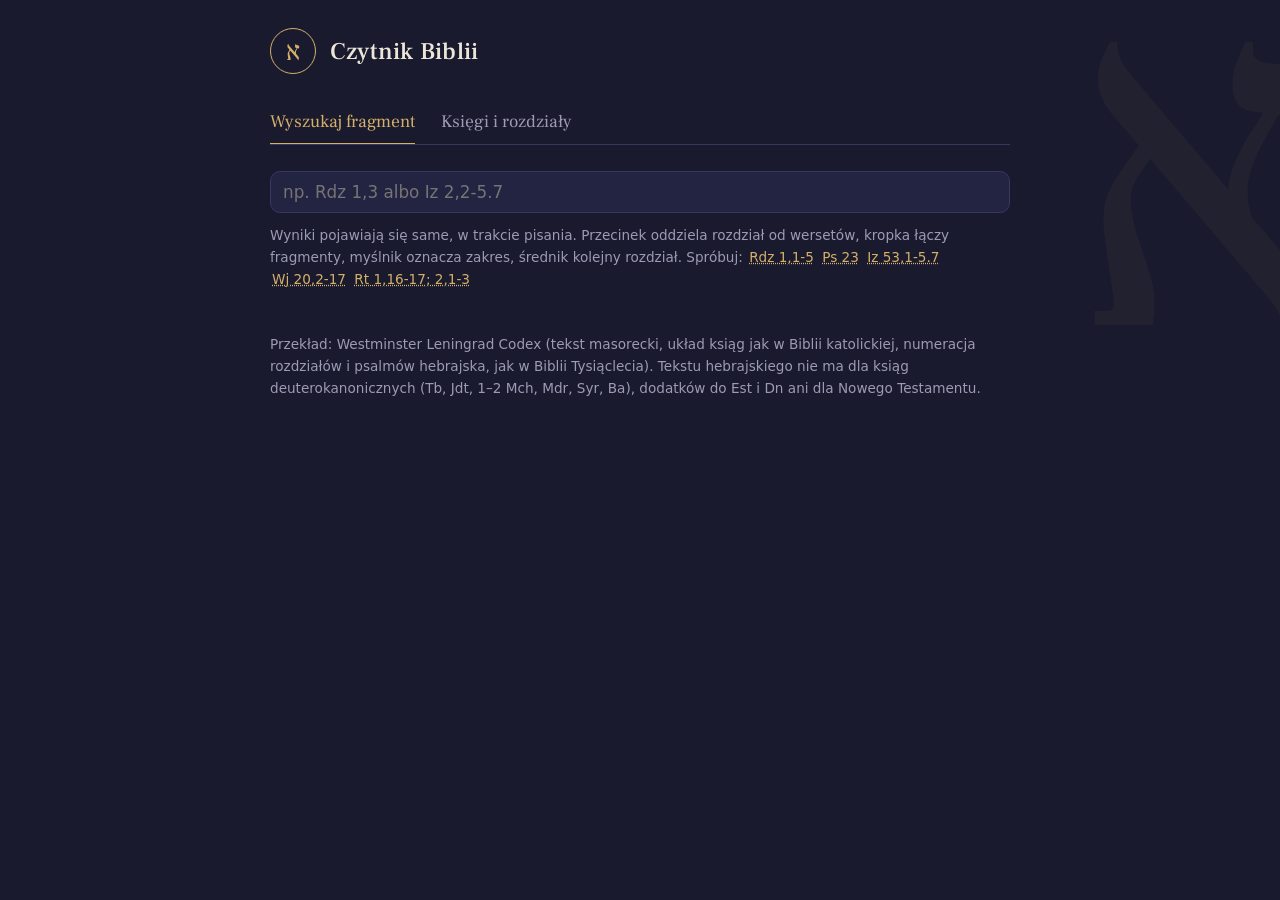
<file: strona3/index.html>
<!doctype html>
<html lang="pl">
<head>
<meta charset="utf-8">
<meta name="viewport" content="width=device-width,initial-scale=1">
<meta name="theme-color" content="#1a1a2e">
<title>Czytnik Biblii</title>
<link rel="preconnect" href="https://fonts.googleapis.com">
<link rel="preconnect" href="https://fonts.gstatic.com" crossorigin>
<link href="https://fonts.googleapis.com/css2?family=Frank+Ruhl+Libre:wght@400;500;700&display=swap" rel="stylesheet">
<style>
:root{--bg:#1a1a2e;--panel:#232342;--line:#37375f;--text:#ece6d8;--mute:#9d9ab5;--gold:#d4b06a;--gold-bg:rgba(212,176,106,.2);--serif:"Frank Ruhl Libre","SBL Hebrew","Ezra SIL",Georgia,"Times New Roman",serif;--sans:system-ui,-apple-system,"Segoe UI",Roboto,sans-serif}
*{box-sizing:border-box}
html{background:var(--bg)}
body{margin:0;min-height:100vh;background:var(--bg);color:var(--text);font-family:var(--serif);position:relative;overflow-x:hidden;padding-bottom:90px}
body::before{content:"א";position:absolute;top:-4rem;right:-3rem;font-size:30rem;line-height:1;color:var(--gold);opacity:.045;pointer-events:none;user-select:none}
.wrap{max-width:780px;margin:0 auto;padding:0 20px;position:relative}
header{padding:28px 0 8px;display:flex;align-items:center;gap:14px;flex-wrap:wrap}
.logo{width:46px;height:46px;border-radius:50%;border:1.5px solid var(--gold);color:var(--gold);display:grid;place-items:center;font-size:1.7rem}
header h1{margin:0;font-size:1.5rem;font-weight:500;letter-spacing:.01em}
header small{display:block;color:var(--mute);font-family:var(--sans);font-size:.8rem;margin-top:2px}
.ver{margin-left:auto;display:flex;align-items:center;gap:8px;font-family:var(--sans);font-size:.85rem;color:var(--mute)}
select,input[type=text]{font:inherit;font-family:var(--sans);font-size:.95rem;color:var(--text);background:var(--panel);border:1px solid var(--line);border-radius:10px;padding:10px 12px}
select{max-width:100%}
select:focus,input:focus,button:focus-visible{outline:2px solid var(--gold);outline-offset:2px}
nav{display:flex;gap:26px;border-bottom:1px solid var(--line);margin:18px 0 26px;overflow-x:auto}
nav button{background:none;border:0;border-bottom:2px solid transparent;color:var(--mute);font-family:var(--serif);font-size:1.1rem;padding:10px 0;cursor:pointer;white-space:nowrap;margin-bottom:-1px}
nav button[aria-selected=true]{color:var(--gold);border-bottom-color:var(--gold)}
.panel[hidden]{display:none}
.row{display:flex;gap:10px;flex-wrap:wrap}
#q{flex:1;min-width:200px;font-size:1.05rem}
.btn{font-family:var(--sans);font-size:.92rem;background:var(--gold);color:#1a1a2e;border:0;border-radius:10px;padding:10px 18px;cursor:pointer;font-weight:600}
.btn.ghost{background:transparent;color:var(--text);border:1px solid var(--line);font-weight:400}
.btn.ghost:hover{border-color:var(--gold);color:var(--gold)}
.btn.sm{padding:6px 12px;font-size:.82rem}
.hint{font-family:var(--sans);font-size:.85rem;color:var(--mute);margin:12px 0 0;line-height:1.6}
.hint button{background:none;border:0;padding:0 2px;color:var(--gold);font:inherit;cursor:pointer;text-decoration:underline dotted}
.out{margin-top:30px}
.ref{font-size:1.9rem;font-weight:500;margin:0 0 4px;color:var(--gold)}
.sub{font-family:var(--sans);font-size:.82rem;color:var(--mute);margin:0 0 18px}
.ch h3{font-family:var(--sans);font-size:.85rem;font-weight:500;color:var(--mute);margin:22px 0 6px}
.txt{font-size:1.22rem;line-height:1.95;margin:0;max-width:68ch}
.txt[dir=rtl]{font-size:1.7rem;line-height:2.5;max-width:none}
.v{border-radius:4px;padding:1px 0;transition:background .15s}
.v sup{font-family:var(--sans);font-size:.62em;color:var(--gold);margin:0 3px 0 2px;font-weight:600}
.w{cursor:pointer;border-radius:5px;transition:background .15s,color .15s}
.w:hover{background:rgba(212,176,106,.16);color:#fff}
.w.act{background:var(--gold-bg);box-shadow:0 1px 0 var(--gold)}
.tip{position:absolute;z-index:20;width:min(330px,calc(100vw - 16px));background:var(--panel);border:1px solid var(--gold);border-radius:14px;padding:14px 16px 12px;box-shadow:0 14px 40px rgba(0,0,0,.55);font-family:var(--sans);direction:ltr;text-align:left;animation:pop .16s ease-out}
.tip[hidden]{display:none}
.tip::after{content:"";position:absolute;left:var(--ax,50%);bottom:-7px;width:12px;height:12px;background:var(--panel);border:solid var(--gold);border-width:0 1px 1px 0;transform:translateX(-50%) rotate(45deg)}
.tip.below::after{bottom:auto;top:-7px;border-width:1px 0 0 1px}
.tip .x{position:absolute;top:6px;right:8px;background:none;border:0;color:var(--mute);font-size:1.3rem;cursor:pointer;line-height:1}
.tip .he{font-family:var(--serif);font-size:2.1rem;line-height:1.3;direction:rtl;color:var(--gold);text-align:left}
.tip .pr{color:var(--mute);font-size:.85rem;font-style:italic}
.tip .pl{font-size:1.15rem;font-weight:600;margin:10px 0 2px}
.tip .en,.tip .src{font-size:.78rem;color:var(--mute)}
.tip dl{margin:8px 0 0;font-size:.86rem;line-height:1.5}
.tip dt{color:var(--gold);font-size:.68rem;text-transform:uppercase;letter-spacing:.09em;margin-top:9px}
.tip dd{margin:2px 0 0}
.tip .fun{background:rgba(212,176,106,.1);border-left:2px solid var(--gold);padding:6px 10px;border-radius:0 8px 8px 0}
.tip .src{margin-top:10px;font-size:.68rem}
.tip .ctx{line-height:1.55}
.tip .ctx .g{color:var(--mute)}
.tip .ctx mark{background:var(--gold-bg);color:var(--gold);box-shadow:0 1px 0 var(--gold);border-radius:3px;padding:0 2px;font-weight:600}
.tip .ctx small{display:block;margin-top:4px;font-size:.68rem;color:var(--mute)}
@keyframes pop{from{opacity:0;transform:translateY(4px)}}
.err{font-family:var(--sans);background:rgba(200,90,90,.12);border:1px solid rgba(200,90,90,.4);border-radius:10px;padding:14px 16px;line-height:1.6;font-size:.92rem}
.muted{color:var(--mute);font-family:var(--sans)}
.pick{display:grid;grid-template-columns:1fr auto;gap:10px;align-items:center}
.pick .nav2{display:flex;gap:8px;grid-column:1/-1}
@media (prefers-reduced-motion:reduce){*{transition:none!important}}
@media (max-width:520px){.ver{margin-left:0;width:100%}.ref{font-size:1.5rem}.txt{font-size:1.1rem}}
</style>
</head>
<body>
<div class="wrap">
  <header>
    <div class="logo" aria-hidden="true">א</div>
    <h1>Czytnik Biblii</h1>
  </header>

  <nav role="tablist">
    <button role="tab" aria-selected="true" data-tab="t1">Wyszukaj fragment</button>
    <button role="tab" aria-selected="false" data-tab="t2">Księgi i rozdziały</button>
  </nav>

  <section class="panel" id="t1">
    <div class="row">
      <input type="text" id="q" placeholder="np. Rdz 1,3 albo Iz 2,2-5.7" autocomplete="off" aria-label="Sigla">
    </div>
    <p class="hint">Wyniki pojawiają się same, w trakcie pisania. Przecinek oddziela rozdział od wersetów, kropka łączy fragmenty, myślnik oznacza zakres, średnik kolejny rozdział.
      Spróbuj: <button data-ex="Rdz 1,1-5">Rdz 1,1-5</button> <button data-ex="Ps 23">Ps 23</button> <button data-ex="Iz 53,1-5.7">Iz 53,1-5.7</button> <button data-ex="Wj 20,2-17">Wj 20,2-17</button> <button data-ex="Rt 1,16-17; 2,1-3">Rt 1,16-17; 2,1-3</button></p>
    <div class="out" id="res"></div>
  </section>

  <section class="panel" id="t2" hidden>
    <div class="pick">
      <select id="book" aria-label="Księga"></select>
      <select id="chap" aria-label="Rozdział"></select>
      <div class="nav2">
        <button class="btn ghost sm" id="prev">‹ Poprzedni rozdział</button>
        <button class="btn ghost sm" id="next">Następny rozdział ›</button>
      </div>
    </div>
    <div class="out" id="rd"></div>
  </section>

  <p class="hint" style="margin-top:44px">Przekład: Westminster Leningrad Codex (tekst masorecki, układ ksiąg jak w Biblii katolickiej, numeracja rozdziałów i psalmów hebrajska, jak w Biblii Tysiąclecia). Tekstu hebrajskiego nie ma dla ksiąg deuterokanonicznych (Tb, Jdt, 1–2 Mch, Mdr, Syr, Ba), dodatków do Est i Dn ani dla Nowego Testamentu.</p>
</div>


<script>
const API=["https://cdn.jsdelivr.net/gh/wldeh/bible-api/bibles/he-wlc","https://raw.githubusercontent.com/wldeh/bible-api/main/bibles/he-wlc"];
const ABS="mt mk lk j dz rz 1kor 2kor ga ef flp kol 1tes 2tes 1tm 2tm tt flm hbr jk 1p 2p 1j 2j 3j jud ap tb jdt 1mch 2mch mdr syr ba".split(" ");
const B=`Rdz|Księga Rodzaju|genesis|50|0
Wj|Księga Wyjścia|exodus|40|0
Kpł|Księga Kapłańska|leviticus|27|0
Lb|Księga Liczb|numbers|36|0
Pwt|Księga Powtórzonego Prawa|deuteronomy|34|0
Joz|Księga Jozuego|joshua|24|1
Sdz|Księga Sędziów|judges|21|1
Rt|Księga Rut|ruth|4|1
1 Sm|1 Księga Samuela|1samuel|31|1
2 Sm|2 Księga Samuela|2samuel|24|1
1 Krl|1 Księga Królewska|1kings|22|1
2 Krl|2 Księga Królewska|2kings|25|1
1 Krn|1 Księga Kronik|1chronicles|29|1
2 Krn|2 Księga Kronik|2chronicles|36|1
Ezd|Księga Ezdrasza|ezra|10|1
Ne|Księga Nehemiasza|nehemiah|13|1
Est|Księga Estery|esther|10|1
Hi|Księga Hioba|job|42|2
Ps|Księga Psalmów|psalms|150|2
Prz|Księga Przysłów|proverbs|31|2
Koh|Księga Koheleta|ecclesiastes|12|2
Pnp|Pieśń nad Pieśniami|thesongofsongs|8|2
Iz|Księga Izajasza|isaiah|66|3
Jr|Księga Jeremiasza|jeremiah|52|3
Lm|Lamentacje|lamentations|5|3
Ez|Księga Ezechiela|ezekiel|48|3
Dn|Księga Daniela|daniel|12|3
Oz|Księga Ozeasza|hosea|14|3
Jl|Księga Joela|joel|4|3
Am|Księga Amosa|amos|9|3
Ab|Księga Abdiasza|obadiah|1|3
Jon|Księga Jonasza|jonah|4|3
Mi|Księga Micheasza|micah|7|3
Na|Księga Nahuma|nahum|3|3
Ha|Księga Habakuka|habakkuk|3|3
So|Księga Sofoniasza|zephaniah|3|3
Ag|Księga Aggeusza|haggai|2|3
Za|Księga Zachariasza|zechariah|14|3
Ml|Księga Malachiasza|malachi|3|3`.split("\n").map((l,i)=>{const[a,n,s,c,t]=l.split("|");return{i,a,n,s,c:+c,t:+t}});

const $=id=>document.getElementById(id);
const esc=s=>String(s).replace(/[&<>"]/g,c=>({"&":"&amp;","<":"&lt;",">":"&gt;",'"':"&quot;"}[c]));
const norm=s=>s.toLowerCase().replace(/ł/g,"l").normalize("NFD").replace(/[\u0300-\u036f]/g,"").replace(/[\s.]/g,"");
const S={ver:"Hebrajski (WLC)",b:0,c:1,init2:false};
const cache=new Map(),slugs={};

/* ---------- API ---------- */
async function getJSON(u){const r=await fetch(u);if(!r.ok)throw new Error(r.status);return r.json()}
async function loadCh(b,c){
  if(c<1||c>b.c)throw new Error(`${b.n} ma w tekście hebrajskim ${b.c} rozdz. (nie ma rozdziału ${c}).`+(b.s==="daniel"?" Rozdziały 13–14 (Zuzanna, Bel i Smok) zachowały się tylko po grecku.":""));
  for(const base of API){
    try{
      const j=await getJSON(`${base}/books/${b.s}/chapters/${c}.json`);
      const arr=Array.isArray(j)?j:(j.data||[]);
      const out=arr.map(x=>({v:parseInt(x.verse),t:String(x.text||"").trim()})).filter(x=>x.v&&x.t);
      if(out.length)return out.sort((p,q)=>p.v-q.v);
    }catch(e){}
  }
  throw new Error(`Nie udało się wczytać: ${b.n} ${c}. Sprawdź połączenie z internetem i spróbuj ponownie.`);
}
function getChapter(b,c){
  const k=S.ver+"|"+b.i+"|"+c;
  if(!cache.has(k))cache.set(k,loadCh(b,c).catch(e=>{cache.delete(k);throw e}));
  return cache.get(k);
}

/* ---------- Parser sigli ---------- */
function findBook(tok){
  const k=norm(tok);
  let b=B.find(x=>norm(x.a)===k||x.s===k);if(b)return b;
  const p=B.filter(x=>k.length>=4&&(norm(x.n).includes(k)||x.s.startsWith(k)));
  return p.length===1?p[0]:null;
}
function parseRef(str){
  const m=str.trim().match(/^((?:[1-3]\s*)?[A-Za-zĄĆĘŁŃÓŚŹŻąćęłńóśźż]+\.?)\s*(.*)$/);
  if(!m)throw new Error("Zacznij od skrótu księgi, np. Rdz 1,3 albo Iz 2,2-5.");
  if(ABS.includes(norm(m[1])))throw new Error("Tej księgi nie ma w przekładzie hebrajskim. Dostępny jest tylko Stary Testament w kanonie hebrajskim (bez ksiąg deuterokanonicznych i Nowego Testamentu).");
  const book=findBook(m[1]);
  if(!book)throw new Error(`Nie rozpoznaję księgi „${m[1]}”. Użyj skrótu, np. Rdz, Ps, Iz.`);
  const rest=m[2].trim();
  if(!rest)throw new Error("Dodaj rozdział, np. "+book.a+" 1 albo "+book.a+" 1,1-3.");
  const specs=[];
  for(let g of rest.split(";")){
    g=g.trim().replace(/[–—]/g,"-");if(!g)continue;
    let x;
    if(x=g.match(/^(\d+)$/)){specs.push({c:+x[1],all:true});continue}
    if(x=g.match(/^(\d+),(\d+)[a-z]*\s*-\s*(\d+),(\d+)[a-z]*$/)){specs.push({x:[+x[1],+x[2],+x[3],+x[4]]});continue}
    if(x=g.match(/^(\d+),(.+)$/)){
      const r=[];
      for(const p of x[2].split(".")){
        const y=p.trim().match(/^(\d+)[a-z]*(?:\s*-\s*(\d+)[a-z]*)?$/);
        if(!y)throw new Error(`Nie rozumiem fragmentu „${g}”.`);
        r.push([+y[1],+(y[2]||y[1])]);
      }
      specs.push({c:+x[1],r});continue;
    }
    throw new Error(`Nie rozumiem fragmentu „${g}”.`);
  }
  if(!specs.length)throw new Error("Brak rozdziału ani wersetów do pokazania.");
  return{book,specs,rest};
}
async function resolve(p){
  const secs=[];
  for(const s of p.specs){
    if(s.x){
      const[c1,v1,c2,v2]=s.x;
      for(let c=c1;c<=c2;c++){
        const ch=await getChapter(p.book,c);
        secs.push({c,verses:ch.filter(v=>v.v>=(c==c1?v1:0)&&v.v<=(c==c2?v2:1e9))});
      }
    }else{
      const ch=await getChapter(p.book,s.c);
      secs.push({c:s.c,verses:s.all?ch:ch.filter(v=>s.r.some(([a,b])=>v.v>=a&&v.v<=b))});
    }
  }
  const out=secs.filter(s=>s.verses.length);
  if(!out.length)throw new Error("Nie ma takich wersetów w tym rozdziale.");
  return out;
}

/* ---------- Render ---------- */
const isRtl=t=>/[\u0590-\u05FF\u0600-\u06FF]/.test(t||"");
function vHTML(b,c,v){
  return `<span class="v" data-b="${b.i}" data-c="${c}" data-v="${v.v}" data-t="${esc(v.t)}"><sup>${v.v}</sup>${wHTML(v.t)}</span>`;
}
function secsHTML(b,secs){
  return secs.map(s=>`<div class="ch">${secs.length>1?`<h3>${esc(b.a)} ${s.c}</h3>`:""}<p class="txt" dir="rtl" lang="he">${s.verses.map(v=>vHTML(b,s.c,v)).join(" ")}</p></div>`).join("");
}
const errHTML=m=>`<div class="err">${esc(m)}</div>`;
const loading='<p class="muted">Wczytuję…</p>';

let st=0,tm;
async function search(manual){
  const q=$("q").value.trim(),out=$("res"),my=++st;
  if(!q){out.innerHTML=manual===true?errHTML("Wpisz sigla, np. Rdz 1,3."):"";return}
  let p;try{p=parseRef(q)}catch(e){if(manual===true)out.innerHTML=errHTML(e.message);return}
  if(manual===true||!out.innerHTML)out.innerHTML=loading;
  try{
    const secs=await resolve(p);if(my!==st)return;hideTip();
    out.innerHTML=`<h2 class="ref">${esc(p.book.a)} ${esc(p.rest)}</h2><p class="sub">${esc(p.book.n)} · kliknij słowo, aby zobaczyć jego tłumaczenie</p>`+secsHTML(p.book,secs);
  }catch(e){if(my===st)out.innerHTML=errHTML(e.message)}
}

function fillBooks(){
  const sel=$("book");
  sel.innerHTML=[["Pięcioksiąg",0],["Księgi historyczne",1],["Księgi poetyckie i mądrościowe",2],["Księgi prorockie",3]].map(([l,t])=>`<optgroup label="${l}">${B.filter(b=>b.t===t).map(b=>`<option value="${b.i}">${esc(b.n)} (${esc(b.a)})</option>`).join("")}</optgroup>`).join("");
  sel.value=S.b;fillChaps();
}
function fillChaps(){
  const n=B[S.b].c;
  $("chap").innerHTML=Array.from({length:n},(_,i)=>`<option value="${i+1}">Rozdział ${i+1}</option>`).join("");
  $("chap").value=S.c;
}
async function loadReader(){
  const b=B[S.b],out=$("rd");out.innerHTML=loading;hideTip();
  try{
    const ch=await getChapter(b,S.c);
    out.innerHTML=`<h2 class="ref">${esc(b.n)} ${S.c}</h2><p class="sub">kliknij słowo, aby zobaczyć jego tłumaczenie</p>`+secsHTML(b,[{c:S.c,verses:ch}]);
  }catch(e){out.innerHTML=errHTML(e.message)}
}
function step(d){
  let b=S.b,c=S.c+d;
  if(c<1){if(b===0)return;b--;c=B[b].c}
  else if(c>B[b].c){if(b===B.length-1)return;b++;c=1}
  S.b=b;S.c=c;$("book").value=b;fillChaps();loadReader();scrollTo({top:0,behavior:"smooth"});
}

document.addEventListener("click",e=>{
  const w=e.target.closest(".w");
  if(w){showTip(w);return}
  if(!e.target.closest(".tip"))hideTip();
});

/* ---------- Zakładki i start ---------- */
function showTab(id){
  hideTip();
  document.querySelectorAll("nav button").forEach(b=>b.setAttribute("aria-selected",b.dataset.tab===id));
  document.querySelectorAll(".panel").forEach(p=>p.hidden=p.id!==id);
  if(id==="t2"&&!S.init2){S.init2=true;fillBooks();loadReader()}
}
document.querySelector("nav").addEventListener("click",e=>{if(e.target.dataset.tab)showTab(e.target.dataset.tab)});
$("q").addEventListener("input",()=>{clearTimeout(tm);tm=setTimeout(search,450)});
$("q").addEventListener("keydown",e=>{if(e.key==="Enter"){clearTimeout(tm);search(true)}});
document.querySelector(".hint").addEventListener("click",e=>{if(e.target.dataset.ex){$("q").value=e.target.dataset.ex;search(true)}});
$("book").onchange=e=>{S.b=+e.target.value;S.c=1;fillChaps();loadReader()};
$("chap").onchange=e=>{S.c=+e.target.value;loadReader()};
$("prev").onclick=()=>step(-1);$("next").onclick=()=>step(1);

/* ---------- Słownik (dymek po kliknięciu w słowo) ---------- */
const HEB=/[\u0591-\u05BD\u05BF-\u05C2\u05C4\u05C5\u05C7\u05D0-\u05EA]+/g;
function wHTML(t){let o="",i=0,m;HEB.lastIndex=0;while((m=HEB.exec(t))){o+=esc(t.slice(i,m.index))+`<span class="w">${esc(m[0])}</span>`;i=m.index+m[0].length}return o+esc(t.slice(i))}
const noTeam=s=>s.replace(/[\u0591-\u05AF\u05BD]/g,""),cons=s=>s.replace(/[\u0591-\u05C7]/g,"");
const vow=m=>/[\u05B7\u05B8\u05B2]/.test(m)?"a":/[\u05B6\u05B5\u05B1]/.test(m)?"e":/\u05B4/.test(m)?"i":/[\u05B9\u05BA\u05B3\u05C7]/.test(m)?"o":/\u05BB/.test(m)?"u":"";
/* przybliżona wymowa w polskiej transkrypcji (hebrajski współczesny) */
function tr(w){
  const U=[...noTeam(w).matchAll(/([\u05D0-\u05EA])([\u05B0-\u05BC\u05C1\u05C2\u05C7]*)/g)].map(m=>({l:m[1],m:m[2]}));
  const C={א:"",ב:"w",ג:"g",ד:"d",ה:"h",ו:"w",ז:"z",ח:"ch",ט:"t",י:"j",כ:"ch",ך:"ch",ל:"l",מ:"m",ם:"m",נ:"n",ן:"n",ס:"s",ע:"",פ:"f",ף:"f",צ:"c",ץ:"c",ק:"k",ר:"r",ש:"sz",ת:"t"};
  let o="";
  U.forEach((u,i)=>{
    const m=u.m,d=/\u05BC/.test(m),p=U[i-1],pv=p?vow(p.m):"",last=i===U.length-1,v0=vow(m);let c=C[u.l];
    if(u.l==="ו"&&p&&!pv&&!v0&&d)return void(o+="u");
    if(u.l==="ו"&&p&&!pv&&/\u05B9/.test(m))return void(o+="o");
    if(u.l==="י"&&!v0&&(pv==="i"||pv==="e"))return;
    if(u.l==="ה"&&last&&!v0&&!d&&pv)return;
    if(u.l==="ב"&&d)c="b";if(/[כך]/.test(u.l)&&d)c="k";if(/[פף]/.test(u.l)&&d)c="p";
    if(u.l==="ש")c=/\u05C2/.test(m)?"s":"sz";
    let v=v0;
    if(!v&&/\u05B0/.test(m)){if(i===0||p.na){v="e"}else u.na=false;if(v)u.na=false;else u.na=true}
    if(last&&/[חעה]/.test(u.l)&&v==="a")return void(o+="a"+c);
    o+=c+v;
  });
  return o||"—";
}
const PRE={ו:"i, a",ה:"rodzajnik „ten”",ב:"w, na, przy",ל:"do, dla",מ:"z, od",כ:"jak",ש:"który, że"};
const D={};Object.entries({
"אלהים":["Bóg, bogowie","אל (el) — „moc, bóstwo”","Ma kształt liczby mnogiej (-ים), ale gdy oznacza Boga Izraela, czasownik stoi przy nim w liczbie pojedynczej."],
"יהוה":["Imię własne Boga (tetragram)","היה (hajah) — „być”","Z szacunku nie wymawia się go; czytelnik mówi „Adonaj” (Pan), stąd w polskich przekładach „Pan”. Samogłoski w tekście pochodzą od słowa Adonaj.","Adonaj"],
"ברא":["stworzyć","ברא (bara) — „stworzyć”","W formie podstawowej (qal) podmiotem tego czasownika w Biblii jest zawsze Bóg."],
"ראשית":["początek, pierwsze","ראש (rosz) — „głowa”","Hebrajska nazwa Księgi Rodzaju, Bereszit, to właśnie pierwsze słowo Biblii."],
"שמים":["niebo, niebiosa","שמים (szamajim) — „niebo”","Końcówka -ajim to liczba podwójna; hebrajski nie ma pojedynczej formy „niebo”. Podobnie jest z wodą (majim)."],
"ארץ":["ziemia, kraj","ארץ (erec) — „ziemia”","Znaczy i całą ziemię, i „kraj”; Erec Israel to Ziemia Izraela."],
"אדם":["człowiek","אדם / אדמה — „gleba”","W Rdz 2,7 jest gra słów: adam (człowiek) powstaje z adamah (gleby)."],
"שלום":["pokój, pomyślność","שלם (szalem) — „być cały”","Używane jako powitanie i pożegnanie; oznacza pełnię dobrostanu, nie tylko brak wojny."],
"רוח":["duch, wiatr, tchnienie","רוח (ruach) — „duch, wiatr”","To samo słowo znaczy wiatr, oddech i Ducha; jest rodzaju żeńskiego."],
"נפש":["dusza, życie, istota żywa","נפש (nefesz) — „oddech, życie”","Pierwotnie „gardło, oddech”; nie oznacza duszy oderwanej od ciała, lecz żywą istotę (Rdz 2,7)."],
"חסד":["łaska, wierność, miłosierdzie","חסד (chesed) — „łaska, wierność”","Polskie przekłady oddają je różnie; chodzi o wierną miłość wynikającą z przymierza."],
"דבר":["słowo, rzecz, sprawa","דבר (dawar) — „mówić, słowo”","Jedno słowo na „słowo” i „rzecz”: słowo jest czynem. Dekalog to po hebrajsku „dziesięć słów”."],
"תורה":["pouczenie, Prawo","ירה (jara) — „wskazać kierunek”","Pierwotnie nie „prawo”, lecz „wskazówka, nauczanie”; to też hebrajska nazwa Pięcioksięgu."],
"אור":["światło","אור (or) — „świecić”","Pierwsze słowa Boga w Biblii: „niech się stanie światło” (jehi or, Rdz 1,3)."],
"אהב":["kochać","אהב (ahaw) — „kochać”","W Szema Izrael: „będziesz miłował Pana, Boga swego” (Pwt 6,5)."],
"שבת":["odpocząć, ustać; szabat","שבת (szawat) — „przestać”","Szabat to dosłownie „ustanie” pracy (Rdz 2,2)."],
"הבל":["tchnienie, marność; Abel","הבל (hewel) — „tchnienie”","Imię Abla to ten sam wyraz; w Koh „marność nad marnościami” to hawel hawalim."],
"ישראל":["Izrael","שרה (sara) „walczyć” + אל (el) „Bóg”","Imię, które Jakub dostał po walce nad Jabbokiem (Rdz 32,29)."],
"את":["(znak dopełnienia)","","Partykuła bez polskiego odpowiednika; stoi przed określonym dopełnieniem bliższym."],
"אשר":["który, że, gdzie","","Jedno z najczęstszych słów Biblii; łączy zdania podrzędne, jak polskie „który”."],
"כי":["że, ponieważ, gdy","","W Rdz 1 refren: „i widział Bóg, że (ki) to było dobre”."],
"לא":["nie","","Przeczy czasownikom; zakaz w Dekalogu to lo + forma przyszła: „nie będziesz…”."]
}).forEach(([k,v])=>k.split(" ").forEach(x=>D[x]=v));

let tipEl=null,tipTok=0;
const tip=document.createElement("div");tip.className="tip";tip.hidden=true;
tip.innerHTML='<button class="x" aria-label="Zamknij">×</button><div id="tb"></div>';document.body.append(tip);
tip.querySelector(".x").onclick=()=>hideTip();
function hideTip(){tip.hidden=true;tipTok++;if(tipEl)tipEl.classList.remove("act");tipEl=null}
function place(){
  if(!tipEl||tip.hidden)return;
  const r=tipEl.getClientRects()[0]||tipEl.getBoundingClientRect(),W=document.documentElement.clientWidth,w=tip.offsetWidth,h=tip.offsetHeight;
  const l=Math.min(Math.max(r.left+r.width/2-w/2,8),W-w-8),below=r.top-h-14<8;
  tip.classList.toggle("below",below);
  tip.style.left=l+scrollX+"px";tip.style.top=(below?r.bottom+14:r.top-h-14)+scrollY+"px";
  tip.style.setProperty("--ax",Math.min(Math.max(r.left+r.width/2-l,18),w-18)+"px");
}
const dict=new Map();
const strip=h=>new DOMParser().parseFromString(h,"text/html").body.textContent.replace(/\s+/g," ").trim();
async function toPl(en){
  try{const j=await getJSON("https://api.mymemory.translated.net/get?q="+encodeURIComponent(en)+"&langpair=en|pl");
    const t=j.responseData&&j.responseData.translatedText;
    if(+j.responseStatus===200&&t&&!/MYMEMORY|INVALID/i.test(t)&&t.toLowerCase()!==en.toLowerCase())return t}catch(e){}
  return"";
}
const BD="https://bolls.life/dictionary-definition/BDBT/";
const bolls=q=>getJSON(BD+encodeURIComponent(q)+"/").then(a=>Array.isArray(a)?a:[]).catch(()=>[]);
const liOne=h=>{const m=/<li>([^<]*)/.exec(h||"");return m?m[1].trim():""};
const clean=t=>t.replace(/\([^)]*\)/g,"").replace(/^to\s+/,"").split(/[;,]/)[0].trim();
/* rdzeń: z numeru Stronga idziemy do pola „Origin” i bierzemy hasło, od którego słowo pochodzi */
async function rootOf(h){
  const g=async q=>{const a=await bolls(q);return a.find(x=>x.topic===q)||a[0]};
  const e=await g(h);if(!e)return null;
  const m=/Origin:\s*(?:from|the same as)\s*<a href=S:(H\d+)>/.exec(e.definition||"");
  const t=(m&&await g(m[1]))||e,en=clean(liOne(t.definition))||clean(t.short_definition||"");
  return{lex:cons(t.lexeme||""),pl:en?await toPl(en):""};
}
async function lookup(k){
  if(dict.has(k))return dict.get(k);
  const cs=[[k,""]];for(let i=0,p="";i<2&&k.length-i>2&&PRE[k[i]];i++){p+=k[i];cs.push([k.slice(i+1),p])}
  let r=null;
  for(const[w,p]of cs){if(D[w]){const d=D[w];r={pl:d[0],root:d[1],fact:d[2],pron:d[3],pre:p,src:"słowniczek podręczny"};break}}
  if(!r){
    try{for(const[w,p]of cs){
      const a=await getJSON("https://www.sefaria.org/api/words/"+encodeURIComponent(w)+"?always_consonants=1");
      if(!Array.isArray(a)||!a.length)continue;
      const e=a.find(x=>/BDB/.test(x.parent_lexicon))||a[0],defs=[];
      (function f(ss){(ss||[]).forEach(x=>{if(x.definition)defs.push(x.definition);f(x.senses)})})(e.content&&e.content.senses);
      const en=clean(strip(defs[0]||"")).slice(0,80);
      let st=e.strong_number?"H"+String(e.strong_number).replace(/\D/g,""):"";
      if(!st){const b=await bolls(w);if(b[0])st=b[0].topic}
      r={en,pl:en?await toPl(en):"",pre:p,strong:st,lem:cons(e.headword||""),src:"Sefaria (BDB / Klein), Bolls; tłumaczenie na polski: MyMemory (automatyczne)"};
      break;
    }}catch(e){}
    if(r){
      let ro=null;try{ro=r.strong?await rootOf(r.strong):null}catch(e){}
      const lex=(ro&&ro.lex)||r.lem||"";
      r.root=lex.length>1?lex.split("").join("־")+(ro&&ro.pl?` — „${ro.pl}”`:""):"";
    }
  }
  r=r||{};
  if(!r.fact&&r.pre)r.fact=`Przedrostek ${r.pre.split("").map(c=>c+" ("+PRE[c]+")").join(" + ")}: w hebrajskim spójniki, przyimki i rodzajnik dokleja się do słowa.`;
  dict.set(k,r);return r;
}
/* tłumaczenie w kontekście: polski werset z Bolls (Biblia Gdańska), słowo dopasowane po rdzeniu lub numerze Stronga */
let plSlug=null;const PLB={};
async function plTrans(){
  if(plSlug)return plSlug;
  try{const j=await getJSON("https://bolls.life/static/bolls/app/views/languages.json");
    const g=j.find(x=>/pol/i.test(x.language)),l=(g&&g.translations)||[];
    plSlug=["UBG","BG"].find(x=>l.some(t=>t.short_name===x))||(l[0]&&l[0].short_name)||"UBG";
  }catch(e){plSlug="UBG"}
  return plSlug;
}
async function plVerse(bi,c,n){
  const sl=await plTrans(),k=sl+bi+":"+c;
  if(!PLB[k])PLB[k]=getJSON(`https://bolls.life/get-text/${sl}/${bi+1}/${c}/`).catch(e=>{delete PLB[k];throw e});
  const x=(await PLB[k]).find(y=>+y.verse===n);return x?{raw:x.text,slug:sl}:null;
}
function plTokens(raw){
  const out=[],t=raw.replace(/<(?!\/?S>)[^>]*>/gi,"").replace(/&nbsp;/g," ").replace(/&quot;/g,'"').replace(/&amp;/g,"&");
  t.split(/(<S>\d+<\/S>)/i).forEach(p=>{
    const m=/^<S>(\d+)<\/S>$/i.exec(p);
    if(m){for(let i=out.length-1;i>=0;i--)if(out[i].t.trim()){(out[i].s=out[i].s||[]).push(m[1]);break}return}
    p.split(/(\s+)/).forEach(x=>{if(x)out.push({t:x})});
  });
  return out;
}
const fold=s=>s.toLowerCase().replace(/ł/g,"l").normalize("NFD").replace(/[\u0300-\u036f]/g,"");
function matchIdx(tk,strong,pl,hi,n){
  const num=strong.replace(/\D/g,""),by=num?tk.map((x,i)=>x.s&&x.s.includes(num)?i:-1).filter(i=>i>=0):[];
  if(by.length)return by;
  const st=fold(pl||"").split(/[^a-z]+/).filter(w=>w.length>=3).map(w=>w.slice(0,Math.max(Math.min(4,w.length),w.length-2)));
  let rk=-1;const W=[];
  tk.forEach((x,i)=>{if(!x.t.trim())return;rk++;const f=fold(x.t).replace(/[^a-z]/g,"");if(st.some(q=>f.startsWith(q)))W.push({i,rk})});
  if(!W.length)return[];
  const tot=Math.max(rk,1),pos=n>1?hi/(n-1):0;
  W.sort((a,b)=>Math.abs(a.rk/tot-pos)-Math.abs(b.rk/tot-pos));
  return[W[0].i];
}
async function context(el,r){
  const v=el.closest(".v");if(!v)return null;
  const bi=+v.dataset.b,c=+v.dataset.c,n=+v.dataset.v,ws=[...v.querySelectorAll(".w")];
  const pv=await plVerse(bi,c,n);if(!pv)return null;
  const tk=plTokens(pv.raw);
  return{tk,idx:matchIdx(tk,r.strong||"",r.pl,ws.indexOf(el),ws.length),ref:`${B[bi].a} ${c},${n}`,slug:pv.slug};
}
function ctxHTML(x){
  const{tk,idx}=x,a=idx.length?Math.min(...idx):0,b=idx.length?Math.max(...idx)+1:0,j=(s,e)=>esc(tk.slice(s,e).map(t=>t.t).join(""));
  return idx.length?`<span class="g">${j(0,a)}</span><mark>${j(a,b)}</mark><span class="g">${j(b)}</span>`:`<span class="g">${j(0)}</span>`;
}
function paint(raw,r,ctx){
  const he=noTeam(raw);
  $("tb").innerHTML=`<div class="he" lang="he">${esc(he)}</div><div class="pr">[ ${esc((r&&r.pron)||tr(raw))} ]</div>`+(!r?'<p class="en">Szukam w słowniku…</p>':
    `<div class="pl">${esc(r.pl||r.en||"brak hasła w słowniku")}</div>${r.pl&&r.en?`<div class="en">ang.: ${esc(r.en)}</div>`:""}<dl>`+
    (ctx===undefined?'<dt>W kontekście</dt><dd class="en">Wczytuję werset…</dd>':ctx?`<dt>W kontekście</dt><dd class="ctx">${ctxHTML(ctx)}<small>${esc(ctx.ref+" · "+ctx.slug)}</small></dd>`:"")+
    (r.root?`<dt>Rdzeń</dt><dd>${esc(r.root)}</dd>`:"")+(r.pre&&r.src==="słowniczek podręczny"?`<dt>Przedrostek</dt><dd>${esc(r.pre)}</dd>`:"")+
    (r.fact?`<dt>Ciekawostka</dt><dd class="fun">${esc(r.fact)}</dd>`:"")+`</dl>${r.src?`<div class="src">Źródło: ${esc(r.src)}</div>`:""}`);
  tip.hidden=false;place();
}
async function showTip(el){
  const same=tipEl===el&&!tip.hidden;hideTip();if(same)return;
  const tok=++tipTok,raw=el.textContent;tipEl=el;el.classList.add("act");
  paint(raw,null);
  const r=await lookup(cons(raw));if(tok!==tipTok)return;
  paint(raw,r,undefined);
  let x=null;try{x=await context(el,r)}catch(e){}
  if(tok===tipTok)paint(raw,r,x);
}
document.addEventListener("keydown",e=>{if(e.key==="Escape")hideTip()});
addEventListener("resize",()=>hideTip());
</script>
</body>
</html>
</file>
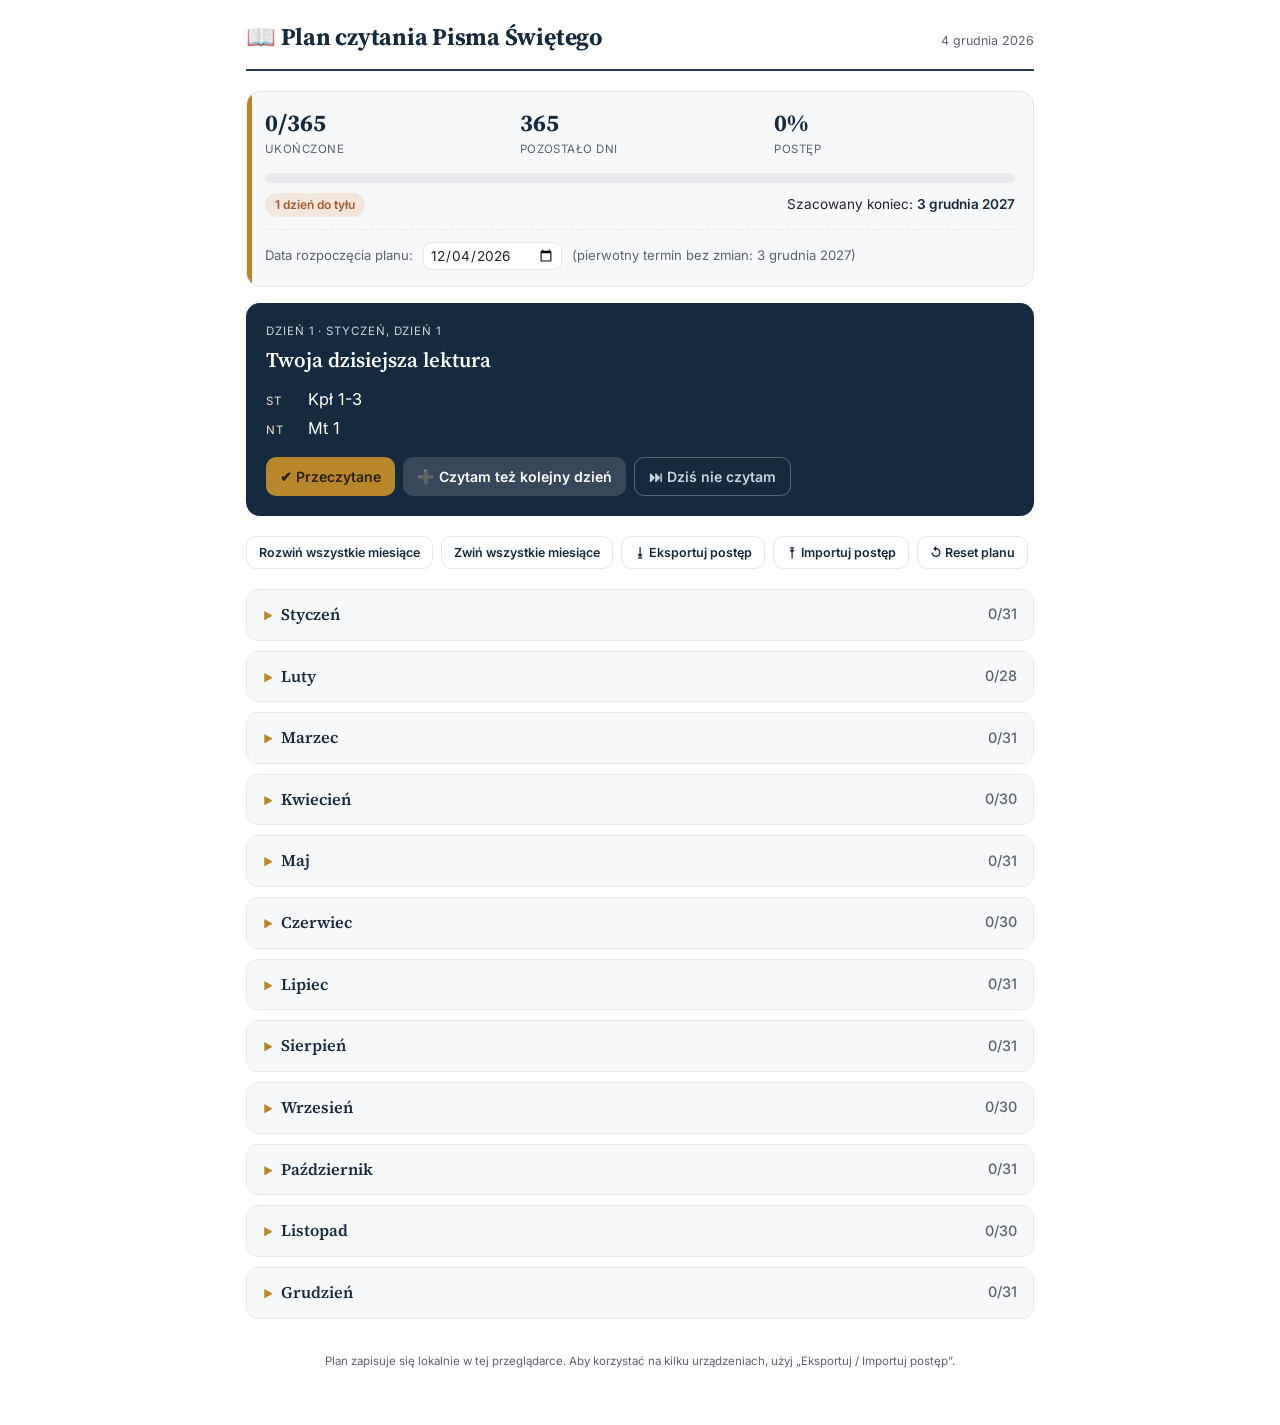
<file: index(1).html>
<!DOCTYPE html>
<html lang="pl">
<head>
<meta charset="UTF-8">
<meta name="viewport" content="width=device-width, initial-scale=1.0, viewport-fit=cover">
<meta name="theme-color" content="#ffffff">
<title>Plan czytania Pisma Świętego</title>
<link rel="icon" href="data:,">
<link rel="preconnect" href="https://fonts.googleapis.com">
<link rel="preconnect" href="https://fonts.gstatic.com" crossorigin>
<link href="https://fonts.googleapis.com/css2?family=Source+Serif+4:opsz,wght@8..60,400;8..60,600;8..60,700&family=Inter:wght@400;500;600;700&display=swap" rel="stylesheet">
<style>
  :root{
    --bg:#ffffff;
    --card:#f7f8fa;
    --card-border:#e4e7eb;
    --ink:#20242b;
    --ink-soft:#5b6270;
    --navy:#1f3b57;
    --navy-dark:#152a3e;
    --gold:#b8862b;
    --gold-soft:#f2e6cd;
    --green:#3f7355;
    --green-soft:#e4efe8;
    --rust:#a85b2e;
    --rust-soft:#f3e6dd;
    --radius:14px;
  }
  *{box-sizing:border-box;}
  html,body{margin:0;padding:0;}
  body{
    background:var(--bg);
    color:var(--ink);
    font-family:'Inter',system-ui,-apple-system,Segoe UI,Roboto,sans-serif;
    line-height:1.45;
    -webkit-font-smoothing:antialiased;
    padding-bottom:48px;
  }
  .wrap{max-width:820px;margin:0 auto;padding:20px 16px 8px;}
  header.top{
    display:flex;
    align-items:baseline;
    justify-content:space-between;
    gap:12px;
    border-bottom:2px solid var(--navy);
    padding-bottom:14px;
    margin-bottom:20px;
  }
  header.top h1{
    font-family:'Source Serif 4',serif;
    font-weight:700;
    font-size:1.5rem;
    color:var(--navy-dark);
    margin:0;
    letter-spacing:-0.01em;
  }
  header.top .sub{
    font-size:0.78rem;
    color:var(--ink-soft);
    white-space:nowrap;
  }

  /* dashboard */
  .dash{
    background:var(--card);
    border:1px solid var(--card-border);
    border-radius:var(--radius);
    padding:18px 18px 16px;
    margin-bottom:16px;
    position:relative;
    overflow:hidden;
  }
  .dash:before{
    content:"";
    position:absolute;
    top:0; left:0;
    width:5px; height:100%;
    background:var(--gold);
  }
  .dash-grid{
    display:grid;
    grid-template-columns:repeat(3,1fr);
    gap:14px;
    margin-bottom:14px;
  }
  .stat .num{
    font-family:'Source Serif 4',serif;
    font-weight:700;
    font-size:1.5rem;
    color:var(--navy-dark);
    display:block;
    line-height:1.1;
  }
  .stat .lbl{
    font-size:0.72rem;
    color:var(--ink-soft);
    text-transform:uppercase;
    letter-spacing:0.04em;
  }
  .progress-track{
    background:#e9ebee;
    border-radius:99px;
    height:10px;
    overflow:hidden;
    margin-bottom:10px;
  }
  .progress-fill{
    height:100%;
    background:linear-gradient(90deg,var(--gold),#d4ab55);
    border-radius:99px;
    transition:width .4s ease;
  }
  .dash-foot{
    display:flex;
    flex-wrap:wrap;
    gap:8px 18px;
    font-size:0.85rem;
    align-items:center;
    justify-content:space-between;
  }
  .pace-tag{
    display:inline-block;
    padding:3px 10px;
    border-radius:99px;
    font-size:0.75rem;
    font-weight:600;
  }
  .pace-ahead{background:var(--green-soft);color:var(--green);}
  .pace-behind{background:var(--rust-soft);color:var(--rust);}
  .pace-ontime{background:var(--gold-soft);color:var(--gold);}
  .end-date{font-weight:600;color:var(--navy-dark);}
  .settings-row{
    margin-top:12px;
    padding-top:12px;
    border-top:1px dashed var(--card-border);
    display:flex;
    flex-wrap:wrap;
    align-items:center;
    gap:10px;
    font-size:0.82rem;
    color:var(--ink-soft);
  }
  .settings-row input[type=date]{
    font-family:inherit;
    font-size:0.85rem;
    padding:4px 6px;
    border:1px solid var(--card-border);
    border-radius:8px;
    background:#fff;
    color:var(--ink);
  }

  /* current card */
  .current-card{
    background:var(--navy-dark);
    color:#fff;
    border-radius:var(--radius);
    padding:20px;
    margin-bottom:20px;
    position:relative;
  }
  .current-card .tag{
    font-size:0.72rem;
    text-transform:uppercase;
    letter-spacing:0.08em;
    color:#c9d4de;
    margin-bottom:6px;
  }
  .current-card h2{
    font-family:'Source Serif 4',serif;
    margin:0 0 12px;
    font-size:1.3rem;
    font-weight:600;
  }
  .reading-lines{
    display:flex;
    flex-direction:column;
    gap:6px;
    margin-bottom:16px;
  }
  .reading-line{
    display:flex;
    gap:8px;
    align-items:baseline;
    font-size:1.02rem;
  }
  .reading-line .k{
    font-size:0.72rem;
    text-transform:uppercase;
    letter-spacing:0.05em;
    color:var(--gold-soft);
    width:34px;
    flex:none;
  }
  .btn-row{
    display:flex;
    flex-wrap:wrap;
    gap:8px;
  }
  button{
    font-family:'Inter',sans-serif;
    cursor:pointer;
    border:none;
    border-radius:10px;
    padding:10px 14px;
    font-size:0.88rem;
    font-weight:600;
    transition:transform .1s ease, opacity .15s ease;
  }
  button:active{transform:scale(0.97);}
  .btn-primary{background:var(--gold);color:#2a1f0a;}
  .btn-secondary{background:rgba(255,255,255,0.14);color:#fff;}
  .btn-skip{background:transparent;color:#c9d4de;border:1px solid rgba(255,255,255,0.3);}
  .all-done-msg{
    font-family:'Source Serif 4',serif;
    font-size:1.15rem;
    text-align:center;
    padding:10px 0 4px;
  }

  /* utility bar */
  .util-bar{
    display:flex;
    flex-wrap:wrap;
    gap:8px;
    margin-bottom:20px;
  }
  .util-bar button{
    background:#fff;
    color:var(--navy-dark);
    border:1px solid var(--card-border);
    font-size:0.78rem;
    padding:8px 12px;
  }
  .util-bar button:hover{border-color:var(--navy);}

  /* month accordion */
  details.month{
    border:1px solid var(--card-border);
    border-radius:12px;
    margin-bottom:10px;
    overflow:hidden;
    background:#fff;
  }
  details.month[open]{border-color:var(--navy);}
  summary.month-head{
    list-style:none;
    cursor:pointer;
    padding:13px 16px;
    display:flex;
    justify-content:space-between;
    align-items:center;
    font-family:'Source Serif 4',serif;
    font-weight:600;
    font-size:1.02rem;
    color:var(--navy-dark);
    background:var(--card);
  }
  summary.month-head::-webkit-details-marker{display:none;}
  summary.month-head .marker{
    font-family:'Inter',sans-serif;
    font-size:0.9rem;
    color:var(--ink-soft);
    font-weight:500;
  }
  summary.month-head .arrow{
    display:inline-block;
    margin-right:8px;
    transition:transform .15s ease;
    color:var(--gold);
  }
  details[open] summary.month-head .arrow{transform:rotate(90deg);}

  .day-row{
    display:grid;
    grid-template-columns:38px 1fr 1fr 90px;
    gap:10px;
    align-items:center;
    padding:10px 16px;
    border-top:1px solid var(--card-border);
    font-size:0.86rem;
  }
  .day-row.is-done{background:var(--green-soft);}
  .day-row.is-skipped{background:var(--rust-soft);}
  .day-row.is-current{background:var(--gold-soft);}
  .day-num{
    font-weight:700;
    color:var(--ink-soft);
    font-variant-numeric:tabular-nums;
  }
  .day-row.is-done .day-num,.day-row.is-done .day-text{color:var(--green);}
  .day-row.is-skipped .day-num,.day-row.is-skipped .day-text{color:var(--rust);}
  .day-text{color:var(--ink);}
  .day-row.is-done .day-text{text-decoration:line-through;text-decoration-color:rgba(63,115,85,0.45);}
  .status-btn{
    justify-self:end;
    background:#fff;
    border:1px solid var(--card-border);
    color:var(--ink-soft);
    font-size:0.72rem;
    padding:6px 8px;
    border-radius:8px;
    white-space:nowrap;
  }
  .day-row.is-done .status-btn{background:var(--green);color:#fff;border-color:var(--green);}
  .day-row.is-skipped .status-btn{background:var(--rust);color:#fff;border-color:var(--rust);}

  footer{
    text-align:center;
    font-size:0.72rem;
    color:var(--ink-soft);
    padding:24px 16px 0;
  }

  @media (max-width:560px){
    .dash-grid{grid-template-columns:repeat(3,1fr);gap:8px;}
    .stat .num{font-size:1.2rem;}
    .day-row{
      grid-template-columns:28px 1fr 78px;
      grid-template-areas:
        "num ot status"
        "num nt status";
      row-gap:2px;
    }
    .day-num{grid-area:num;}
    .day-text.ot{grid-area:ot;}
    .day-text.nt{grid-area:nt;}
    .status-btn{grid-area:status;}
    header.top{flex-direction:column;align-items:flex-start;gap:2px;}
  }

  dialog{
    border:none;
    border-radius:14px;
    padding:0;
    max-width:420px;
    width:90%;
  }
  dialog::backdrop{background:rgba(20,30,40,0.5);}
  .dialog-body{padding:20px;}
  .dialog-body h3{font-family:'Source Serif 4',serif;margin-top:0;}
  .dialog-body textarea{
    width:100%;
    min-height:110px;
    font-family:monospace;
    font-size:0.78rem;
    border:1px solid var(--card-border);
    border-radius:8px;
    padding:8px;
  }
  .dialog-actions{display:flex;justify-content:flex-end;gap:8px;margin-top:12px;}
  .dialog-actions button.close-btn{background:#eee;color:var(--ink);}
</style>
</head>
<body>
<div class="wrap">

  <header class="top">
    <h1>📖 Plan czytania Pisma Świętego</h1>
    <span class="sub" id="todayLabel"></span>
  </header>

  <section class="dash">
    <div class="dash-grid">
      <div class="stat">
        <span class="num" id="statDone">0</span>
        <span class="lbl">Ukończone</span>
      </div>
      <div class="stat">
        <span class="num" id="statRemaining">365</span>
        <span class="lbl">Pozostało dni</span>
      </div>
      <div class="stat">
        <span class="num" id="statPercent">0%</span>
        <span class="lbl">Postęp</span>
      </div>
    </div>
    <div class="progress-track"><div class="progress-fill" id="progressFill" style="width:0%"></div></div>
    <div class="dash-foot">
      <span id="paceTag" class="pace-tag pace-ontime">na czasie</span>
      <span>Szacowany koniec: <span class="end-date" id="endDate">—</span></span>
    </div>
    <div class="settings-row">
      <label for="startDateInput">Data rozpoczęcia planu:</label>
      <input type="date" id="startDateInput">
      <span id="nominalEndNote"></span>
    </div>
  </section>

  <section class="current-card" id="currentCard">
    <!-- filled by JS -->
  </section>

  <div class="util-bar">
    <button id="expandAllBtn">Rozwiń wszystkie miesiące</button>
    <button id="collapseAllBtn">Zwiń wszystkie miesiące</button>
    <button id="exportBtn">⭳ Eksportuj postęp</button>
    <button id="importBtn">⭱ Importuj postęp</button>
    <button id="resetBtn">↺ Reset planu</button>
  </div>

  <div id="monthsWrap"></div>

  <footer>
    Plan zapisuje się lokalnie w tej przeglądarce. Aby korzystać na kilku urządzeniach, użyj „Eksportuj / Importuj postęp”.
  </footer>
</div>

<dialog id="importDialog">
  <div class="dialog-body">
    <h3>Importuj postęp</h3>
    <p style="font-size:0.85rem;color:var(--ink-soft)">Wklej tutaj zawartość wyeksportowanego wcześniej pliku JSON.</p>
    <textarea id="importText" placeholder='{"startDate":"2026-01-01","status":{"1":"done"}}'></textarea>
    <div class="dialog-actions">
      <button class="close-btn" id="importCancel">Anuluj</button>
      <button class="btn-primary" id="importConfirm" style="background:var(--navy-dark);color:#fff;">Importuj</button>
    </div>
  </div>
</dialog>

<script>
/* ================= DATA ================= */
const PLAN = [{"d":1,"m":"Styczeń","dm":1,"ot":"Kpł 1-3","nt":"Mt 1"},{"d":2,"m":"Styczeń","dm":2,"ot":"Kpł 4-5","nt":"Mt 2"},{"d":3,"m":"Styczeń","dm":3,"ot":"Kpł 6-7","nt":"Mt 3"},{"d":4,"m":"Styczeń","dm":4,"ot":"Kpł 8-9","nt":"Mt 4"},{"d":5,"m":"Styczeń","dm":5,"ot":"Kpł 10-11","nt":"Mt 5"},{"d":6,"m":"Styczeń","dm":6,"ot":"Kpł 12-13","nt":"Mt 6"},{"d":7,"m":"Styczeń","dm":7,"ot":"Kpł 14-15","nt":"Mt 7"},{"d":8,"m":"Styczeń","dm":8,"ot":"Kpł 16-17","nt":"Mt 8"},{"d":9,"m":"Styczeń","dm":9,"ot":"Kpł 18-19","nt":"Mt 9"},{"d":10,"m":"Styczeń","dm":10,"ot":"Kpł 20-21","nt":"Mt 10"},{"d":11,"m":"Styczeń","dm":11,"ot":"Kpł 22-23","nt":"Mt 11"},{"d":12,"m":"Styczeń","dm":12,"ot":"Kpł 24-25","nt":"Mt 12"},{"d":13,"m":"Styczeń","dm":13,"ot":"Kpł 26-27","nt":"Mt 13"},{"d":14,"m":"Styczeń","dm":14,"ot":"Lb 1-2","nt":"Mt 14"},{"d":15,"m":"Styczeń","dm":15,"ot":"Lb 3-4","nt":"Mt 15"},{"d":16,"m":"Styczeń","dm":16,"ot":"Lb 5-6","nt":"Mt 16"},{"d":17,"m":"Styczeń","dm":17,"ot":"Lb 7-8","nt":"Mt 17"},{"d":18,"m":"Styczeń","dm":18,"ot":"Lb 9-10","nt":"Mt 18"},{"d":19,"m":"Styczeń","dm":19,"ot":"Lb 11-12","nt":"Mt 19"},{"d":20,"m":"Styczeń","dm":20,"ot":"Lb 13-14","nt":"Mt 20"},{"d":21,"m":"Styczeń","dm":21,"ot":"Lb 15-16","nt":"Mt 21"},{"d":22,"m":"Styczeń","dm":22,"ot":"Lb 17-18","nt":"Mt 22"},{"d":23,"m":"Styczeń","dm":23,"ot":"Lb 19-20","nt":"Mt 23"},{"d":24,"m":"Styczeń","dm":24,"ot":"Lb 21-22","nt":"Mt 24"},{"d":25,"m":"Styczeń","dm":25,"ot":"Lb 23-24","nt":"Mt 25"},{"d":26,"m":"Styczeń","dm":26,"ot":"Lb 25-26","nt":"Mt 26"},{"d":27,"m":"Styczeń","dm":27,"ot":"Lb 27-28","nt":"Mt 27"},{"d":28,"m":"Styczeń","dm":28,"ot":"Lb 29-30","nt":"Mt 28"},{"d":29,"m":"Styczeń","dm":29,"ot":"Lb 31-32","nt":"-"},{"d":30,"m":"Styczeń","dm":30,"ot":"Lb 33-34","nt":"-"},{"d":31,"m":"Styczeń","dm":31,"ot":"Lb 35-36","nt":"-"},{"d":32,"m":"Luty","dm":1,"ot":"Pwt 1-3","nt":"Mk 1"},{"d":33,"m":"Luty","dm":2,"ot":"Pwt 4-6","nt":"Mk 2"},{"d":34,"m":"Luty","dm":3,"ot":"Pwt 7-8","nt":"Mk 3"},{"d":35,"m":"Luty","dm":4,"ot":"Pwt 9-10","nt":"Mk 4"},{"d":36,"m":"Luty","dm":5,"ot":"Pwt 11-12","nt":"Mk 5"},{"d":37,"m":"Luty","dm":6,"ot":"Pwt 13-14","nt":"Mk 6"},{"d":38,"m":"Luty","dm":7,"ot":"Pwt 15-16","nt":"Mk 7"},{"d":39,"m":"Luty","dm":8,"ot":"Pwt 17-18","nt":"Mk 8"},{"d":40,"m":"Luty","dm":9,"ot":"Pwt 19-20","nt":"Mk 9"},{"d":41,"m":"Luty","dm":10,"ot":"Pwt 21-22","nt":"Mk 10"},{"d":42,"m":"Luty","dm":11,"ot":"Pwt 23-24","nt":"Mk 11"},{"d":43,"m":"Luty","dm":12,"ot":"Pwt 25-26","nt":"Mk 12"},{"d":44,"m":"Luty","dm":13,"ot":"Pwt 27-28","nt":"Mk 13"},{"d":45,"m":"Luty","dm":14,"ot":"Pwt 29-30","nt":"Mk 14"},{"d":46,"m":"Luty","dm":15,"ot":"Pwt 31-32","nt":"Mk 15"},{"d":47,"m":"Luty","dm":16,"ot":"Pwt 33-34","nt":"Mk 16"},{"d":48,"m":"Luty","dm":17,"ot":"Joz 1-2","nt":"-"},{"d":49,"m":"Luty","dm":18,"ot":"Joz 3-4","nt":"-"},{"d":50,"m":"Luty","dm":19,"ot":"Joz 5-6","nt":"-"},{"d":51,"m":"Luty","dm":20,"ot":"Joz 7-8","nt":"-"},{"d":52,"m":"Luty","dm":21,"ot":"Joz 9-10","nt":"-"},{"d":53,"m":"Luty","dm":22,"ot":"Joz 11-12","nt":"-"},{"d":54,"m":"Luty","dm":23,"ot":"Joz 13-14","nt":"-"},{"d":55,"m":"Luty","dm":24,"ot":"Joz 15-16","nt":"-"},{"d":56,"m":"Luty","dm":25,"ot":"Joz 17-18","nt":"-"},{"d":57,"m":"Luty","dm":26,"ot":"Joz 19-20","nt":"-"},{"d":58,"m":"Luty","dm":27,"ot":"Joz 21-22","nt":"-"},{"d":59,"m":"Luty","dm":28,"ot":"Joz 23-24","nt":"-"},{"d":60,"m":"Marzec","dm":1,"ot":"Sdz 1-2","nt":"Łk 1"},{"d":61,"m":"Marzec","dm":2,"ot":"Sdz 3-4","nt":"Łk 2"},{"d":62,"m":"Marzec","dm":3,"ot":"Sdz 5-6","nt":"Łk 3"},{"d":63,"m":"Marzec","dm":4,"ot":"Sdz 7-8","nt":"Łk 4"},{"d":64,"m":"Marzec","dm":5,"ot":"Sdz 9-10","nt":"Łk 5"},{"d":65,"m":"Marzec","dm":6,"ot":"Sdz 11-12","nt":"Łk 6"},{"d":66,"m":"Marzec","dm":7,"ot":"Sdz 13-14","nt":"Łk 7"},{"d":67,"m":"Marzec","dm":8,"ot":"Sdz 15-16","nt":"Łk 8"},{"d":68,"m":"Marzec","dm":9,"ot":"Sdz 17-18","nt":"Łk 9"},{"d":69,"m":"Marzec","dm":10,"ot":"Sdz 19-20","nt":"Łk 10"},{"d":70,"m":"Marzec","dm":11,"ot":"Sdz 21; Rt 1","nt":"Łk 11"},{"d":71,"m":"Marzec","dm":12,"ot":"Rt 2-3","nt":"Łk 12"},{"d":72,"m":"Marzec","dm":13,"ot":"Rt 4; 2 Sm 1","nt":"Łk 13"},{"d":73,"m":"Marzec","dm":14,"ot":"2 Sm 2-3","nt":"Łk 14"},{"d":74,"m":"Marzec","dm":15,"ot":"2 Sm 4-5","nt":"Łk 15"},{"d":75,"m":"Marzec","dm":16,"ot":"2 Sm 6-7","nt":"Łk 16"},{"d":76,"m":"Marzec","dm":17,"ot":"2 Sm 8-9","nt":"Łk 17"},{"d":77,"m":"Marzec","dm":18,"ot":"2 Sm 10-11","nt":"Łk 18"},{"d":78,"m":"Marzec","dm":19,"ot":"2 Sm 12","nt":"Łk 19"},{"d":79,"m":"Marzec","dm":20,"ot":"2 Sm 13","nt":"Łk 20"},{"d":80,"m":"Marzec","dm":21,"ot":"2 Sm 14","nt":"Łk 21"},{"d":81,"m":"Marzec","dm":22,"ot":"2 Sm 15","nt":"Łk 22"},{"d":82,"m":"Marzec","dm":23,"ot":"2 Sm 16","nt":"Łk 23"},{"d":83,"m":"Marzec","dm":24,"ot":"2 Sm 17","nt":"Łk 24"},{"d":84,"m":"Marzec","dm":25,"ot":"2 Sm 18","nt":"-"},{"d":85,"m":"Marzec","dm":26,"ot":"2 Sm 19","nt":"-"},{"d":86,"m":"Marzec","dm":27,"ot":"2 Sm 20","nt":"-"},{"d":87,"m":"Marzec","dm":28,"ot":"2 Sm 21","nt":"-"},{"d":88,"m":"Marzec","dm":29,"ot":"2 Sm 22","nt":"-"},{"d":89,"m":"Marzec","dm":30,"ot":"2 Sm 23","nt":"-"},{"d":90,"m":"Marzec","dm":31,"ot":"2 Sm 24","nt":"-"},{"d":91,"m":"Kwiecień","dm":1,"ot":"1 Krl 1-2","nt":"J 1"},{"d":92,"m":"Kwiecień","dm":2,"ot":"1 Krl 3-4","nt":"J 2"},{"d":93,"m":"Kwiecień","dm":3,"ot":"1 Krl 5-6","nt":"J 3"},{"d":94,"m":"Kwiecień","dm":4,"ot":"1 Krl 7-8","nt":"J 4"},{"d":95,"m":"Kwiecień","dm":5,"ot":"1 Krl 9-10","nt":"J 5"},{"d":96,"m":"Kwiecień","dm":6,"ot":"1 Krl 11-12","nt":"J 6"},{"d":97,"m":"Kwiecień","dm":7,"ot":"1 Krl 13-14","nt":"J 7"},{"d":98,"m":"Kwiecień","dm":8,"ot":"1 Krl 15-16","nt":"J 8"},{"d":99,"m":"Kwiecień","dm":9,"ot":"1 Krl 17-18","nt":"J 9"},{"d":100,"m":"Kwiecień","dm":10,"ot":"1 Krl 19-20","nt":"J 10"},{"d":101,"m":"Kwiecień","dm":11,"ot":"1 Krl 21-22","nt":"J 11"},{"d":102,"m":"Kwiecień","dm":12,"ot":"2 Krl 1-2","nt":"J 12"},{"d":103,"m":"Kwiecień","dm":13,"ot":"2 Krl 3-4","nt":"J 13"},{"d":104,"m":"Kwiecień","dm":14,"ot":"2 Krl 5-6","nt":"J 14"},{"d":105,"m":"Kwiecień","dm":15,"ot":"2 Krl 7-8","nt":"J 15"},{"d":106,"m":"Kwiecień","dm":16,"ot":"2 Krl 9-10","nt":"J 16"},{"d":107,"m":"Kwiecień","dm":17,"ot":"2 Krl 11-12","nt":"J 17"},{"d":108,"m":"Kwiecień","dm":18,"ot":"2 Krl 13","nt":"J 18"},{"d":109,"m":"Kwiecień","dm":19,"ot":"2 Krl 14","nt":"J 19"},{"d":110,"m":"Kwiecień","dm":20,"ot":"2 Krl 15","nt":"J 20"},{"d":111,"m":"Kwiecień","dm":21,"ot":"2 Krl 16","nt":"J 21"},{"d":112,"m":"Kwiecień","dm":22,"ot":"2 Krl 17","nt":"-"},{"d":113,"m":"Kwiecień","dm":23,"ot":"2 Krl 18","nt":"-"},{"d":114,"m":"Kwiecień","dm":24,"ot":"2 Krl 19","nt":"-"},{"d":115,"m":"Kwiecień","dm":25,"ot":"2 Krl 20","nt":"-"},{"d":116,"m":"Kwiecień","dm":26,"ot":"2 Krl 21","nt":"-"},{"d":117,"m":"Kwiecień","dm":27,"ot":"2 Krl 22","nt":"-"},{"d":118,"m":"Kwiecień","dm":28,"ot":"2 Krl 23","nt":"-"},{"d":119,"m":"Kwiecień","dm":29,"ot":"2 Krl 24","nt":"-"},{"d":120,"m":"Kwiecień","dm":30,"ot":"2 Krl 25","nt":"-"},{"d":121,"m":"Maj","dm":1,"ot":"1 Krn 1-4","nt":"Dz 1"},{"d":122,"m":"Maj","dm":2,"ot":"1 Krn 5-8","nt":"Dz 2"},{"d":123,"m":"Maj","dm":3,"ot":"1 Krn 9-12","nt":"Dz 3"},{"d":124,"m":"Maj","dm":4,"ot":"1 Krn 13-15","nt":"Dz 4"},{"d":125,"m":"Maj","dm":5,"ot":"1 Krn 16-18","nt":"Dz 5"},{"d":126,"m":"Maj","dm":6,"ot":"1 Krn 19-21","nt":"Dz 6"},{"d":127,"m":"Maj","dm":7,"ot":"1 Krn 22-24","nt":"Dz 7"},{"d":128,"m":"Maj","dm":8,"ot":"1 Krn 25-27","nt":"Dz 8"},{"d":129,"m":"Maj","dm":9,"ot":"1 Krn 28-29; 2 Krn 1","nt":"Dz 9"},{"d":130,"m":"Maj","dm":10,"ot":"2 Krn 2-4","nt":"Dz 10"},{"d":131,"m":"Maj","dm":11,"ot":"2 Krn 5-7","nt":"Dz 11"},{"d":132,"m":"Maj","dm":12,"ot":"2 Krn 8-10","nt":"Dz 12"},{"d":133,"m":"Maj","dm":13,"ot":"2 Krn 11-13","nt":"Dz 13"},{"d":134,"m":"Maj","dm":14,"ot":"2 Krn 14-16","nt":"Dz 14"},{"d":135,"m":"Maj","dm":15,"ot":"2 Krn 17-19","nt":"Dz 15"},{"d":136,"m":"Maj","dm":16,"ot":"2 Krn 20-22","nt":"Dz 16"},{"d":137,"m":"Maj","dm":17,"ot":"2 Krn 23-25","nt":"Dz 17"},{"d":138,"m":"Maj","dm":18,"ot":"2 Krn 26-28","nt":"Dz 18"},{"d":139,"m":"Maj","dm":19,"ot":"2 Krn 29-31","nt":"Dz 19"},{"d":140,"m":"Maj","dm":20,"ot":"2 Krn 32-34","nt":"Dz 20"},{"d":141,"m":"Maj","dm":21,"ot":"2 Krn 35-36; 1 Mch 1","nt":"Dz 21"},{"d":142,"m":"Maj","dm":22,"ot":"1 Mch 2-4","nt":"Dz 22"},{"d":143,"m":"Maj","dm":23,"ot":"1 Mch 5-7","nt":"Dz 23"},{"d":144,"m":"Maj","dm":24,"ot":"1 Mch 8-10","nt":"Dz 24"},{"d":145,"m":"Maj","dm":25,"ot":"1 Mch 11-13","nt":"Dz 25"},{"d":146,"m":"Maj","dm":26,"ot":"1 Mch 14-16","nt":"Dz 26"},{"d":147,"m":"Maj","dm":27,"ot":"2 Mch 1-3","nt":"Dz 27"},{"d":148,"m":"Maj","dm":28,"ot":"2 Mch 4-6","nt":"Dz 28"},{"d":149,"m":"Maj","dm":29,"ot":"2 Mch 7-9","nt":"-"},{"d":150,"m":"Maj","dm":30,"ot":"2 Mch 10-12","nt":"-"},{"d":151,"m":"Maj","dm":31,"ot":"2 Mch 13-15","nt":"-"},{"d":152,"m":"Czerwiec","dm":1,"ot":"Ezd 1-3","nt":"Rz 1-2"},{"d":153,"m":"Czerwiec","dm":2,"ot":"Ezd 4-6","nt":"Rz 3-4"},{"d":154,"m":"Czerwiec","dm":3,"ot":"Ezd 7-9","nt":"Rz 5"},{"d":155,"m":"Czerwiec","dm":4,"ot":"Ezd 10; Ne 1","nt":"Rz 6"},{"d":156,"m":"Czerwiec","dm":5,"ot":"Ne 2-3","nt":"Rz 7"},{"d":157,"m":"Czerwiec","dm":6,"ot":"Ne 4-5","nt":"Rz 8"},{"d":158,"m":"Czerwiec","dm":7,"ot":"Ne 6-7","nt":"Rz 9"},{"d":159,"m":"Czerwiec","dm":8,"ot":"Ne 8-9","nt":"Rz 10"},{"d":160,"m":"Czerwiec","dm":9,"ot":"Ne 10-11","nt":"Rz 11"},{"d":161,"m":"Czerwiec","dm":10,"ot":"Ne 12-13","nt":"Rz 12"},{"d":162,"m":"Czerwiec","dm":11,"ot":"Est 1-2","nt":"Rz 13"},{"d":163,"m":"Czerwiec","dm":12,"ot":"Est 3-4","nt":"Rz 14"},{"d":164,"m":"Czerwiec","dm":13,"ot":"Est 5-6","nt":"Rz 15"},{"d":165,"m":"Czerwiec","dm":14,"ot":"Est 7-8","nt":"Rz 16"},{"d":166,"m":"Czerwiec","dm":15,"ot":"Est 9-10","nt":"1 Kor 1"},{"d":167,"m":"Czerwiec","dm":16,"ot":"Tb 1-2","nt":"1 Kor 2"},{"d":168,"m":"Czerwiec","dm":17,"ot":"Tb 3-4","nt":"1 Kor 3"},{"d":169,"m":"Czerwiec","dm":18,"ot":"Tb 5-6","nt":"1 Kor 4"},{"d":170,"m":"Czerwiec","dm":19,"ot":"Tb 7-8","nt":"1 Kor 5"},{"d":171,"m":"Czerwiec","dm":20,"ot":"Tb 9-10","nt":"1 Kor 6"},{"d":172,"m":"Czerwiec","dm":21,"ot":"Tb 11-12","nt":"1 Kor 7"},{"d":173,"m":"Czerwiec","dm":22,"ot":"Tb 13-14","nt":"1 Kor 8"},{"d":174,"m":"Czerwiec","dm":23,"ot":"Jdt 1-2","nt":"1 Kor 9"},{"d":175,"m":"Czerwiec","dm":24,"ot":"Jdt 3-4","nt":"1 Kor 10"},{"d":176,"m":"Czerwiec","dm":25,"ot":"Jdt 5-6","nt":"1 Kor 11"},{"d":177,"m":"Czerwiec","dm":26,"ot":"Jdt 7-8","nt":"1 Kor 12"},{"d":178,"m":"Czerwiec","dm":27,"ot":"Jdt 9-10","nt":"1 Kor 13"},{"d":179,"m":"Czerwiec","dm":28,"ot":"Jdt 11-12","nt":"1 Kor 14"},{"d":180,"m":"Czerwiec","dm":29,"ot":"Jdt 13-14","nt":"1 Kor 15"},{"d":181,"m":"Czerwiec","dm":30,"ot":"Jdt 15-16","nt":"1 Kor 16"},{"d":182,"m":"Lipiec","dm":1,"ot":"Hi 1-4","nt":"2 Kor 1"},{"d":183,"m":"Lipiec","dm":2,"ot":"Hi 5-8","nt":"2 Kor 2"},{"d":184,"m":"Lipiec","dm":3,"ot":"Hi 9-12","nt":"2 Kor 3"},{"d":185,"m":"Lipiec","dm":4,"ot":"Hi 13-16","nt":"2 Kor 4"},{"d":186,"m":"Lipiec","dm":5,"ot":"Hi 17-20","nt":"2 Kor 5"},{"d":187,"m":"Lipiec","dm":6,"ot":"Hi 21-24","nt":"2 Kor 6"},{"d":188,"m":"Lipiec","dm":7,"ot":"Hi 25-28","nt":"2 Kor 7"},{"d":189,"m":"Lipiec","dm":8,"ot":"Hi 29-32","nt":"2 Kor 8"},{"d":190,"m":"Lipiec","dm":9,"ot":"Hi 33-36","nt":"2 Kor 9"},{"d":191,"m":"Lipiec","dm":10,"ot":"Hi 37-40","nt":"2 Kor 10"},{"d":192,"m":"Lipiec","dm":11,"ot":"Hi 41-42; Ps 1-2","nt":"2 Kor 11"},{"d":193,"m":"Lipiec","dm":12,"ot":"Ps 3-6","nt":"2 Kor 12"},{"d":194,"m":"Lipiec","dm":13,"ot":"Ps 7-10","nt":"2 Kor 13"},{"d":195,"m":"Lipiec","dm":14,"ot":"Ps 11-14","nt":"Ga 1"},{"d":196,"m":"Lipiec","dm":15,"ot":"Ps 15-18","nt":"Ga 2"},{"d":197,"m":"Lipiec","dm":16,"ot":"Ps 19-22","nt":"Ga 3"},{"d":198,"m":"Lipiec","dm":17,"ot":"Ps 23-26","nt":"Ga 4"},{"d":199,"m":"Lipiec","dm":18,"ot":"Ps 27-30","nt":"Ga 5"},{"d":200,"m":"Lipiec","dm":19,"ot":"Ps 31-34","nt":"Ga 6"},{"d":201,"m":"Lipiec","dm":20,"ot":"Ps 35-38","nt":"Ef 1"},{"d":202,"m":"Lipiec","dm":21,"ot":"Ps 39-42","nt":"Ef 2"},{"d":203,"m":"Lipiec","dm":22,"ot":"Ps 43-46","nt":"Ef 3"},{"d":204,"m":"Lipiec","dm":23,"ot":"Ps 47-50","nt":"Ef 4"},{"d":205,"m":"Lipiec","dm":24,"ot":"Ps 51-54","nt":"Ef 5"},{"d":206,"m":"Lipiec","dm":25,"ot":"Ps 55-57","nt":"Ef 6"},{"d":207,"m":"Lipiec","dm":26,"ot":"Ps 58-60","nt":"-"},{"d":208,"m":"Lipiec","dm":27,"ot":"Ps 61-63","nt":"-"},{"d":209,"m":"Lipiec","dm":28,"ot":"Ps 64-66","nt":"-"},{"d":210,"m":"Lipiec","dm":29,"ot":"Ps 67-69","nt":"-"},{"d":211,"m":"Lipiec","dm":30,"ot":"Ps 70-72","nt":"-"},{"d":212,"m":"Lipiec","dm":31,"ot":"Ps 73-75","nt":"-"},{"d":213,"m":"Sierpień","dm":1,"ot":"Ps 76-79","nt":"Flp 1"},{"d":214,"m":"Sierpień","dm":2,"ot":"Ps 80-83","nt":"Flp 2"},{"d":215,"m":"Sierpień","dm":3,"ot":"Ps 84-87","nt":"Flp 3"},{"d":216,"m":"Sierpień","dm":4,"ot":"Ps 88-91","nt":"Flp 4"},{"d":217,"m":"Sierpień","dm":5,"ot":"Ps 92-95","nt":"Kol 1"},{"d":218,"m":"Sierpień","dm":6,"ot":"Ps 96-99","nt":"Kol 2"},{"d":219,"m":"Sierpień","dm":7,"ot":"Ps 100-103","nt":"Kol 3"},{"d":220,"m":"Sierpień","dm":8,"ot":"Ps 104-107","nt":"Kol 4"},{"d":221,"m":"Sierpień","dm":9,"ot":"Ps 108-111","nt":"1 Tes 1"},{"d":222,"m":"Sierpień","dm":10,"ot":"Ps 112-115","nt":"1 Tes 2"},{"d":223,"m":"Sierpień","dm":11,"ot":"Ps 116-119","nt":"1 Tes 3"},{"d":224,"m":"Sierpień","dm":12,"ot":"Ps 120-123","nt":"1 Tes 4"},{"d":225,"m":"Sierpień","dm":13,"ot":"Ps 124-127","nt":"1 Tes 5"},{"d":226,"m":"Sierpień","dm":14,"ot":"Ps 128-130","nt":"2 Tes 1"},{"d":227,"m":"Sierpień","dm":15,"ot":"Ps 131-133","nt":"2 Tes 2"},{"d":228,"m":"Sierpień","dm":16,"ot":"Ps 134-136","nt":"2 Tes 3"},{"d":229,"m":"Sierpień","dm":17,"ot":"Ps 137-139","nt":"-"},{"d":230,"m":"Sierpień","dm":18,"ot":"Ps 140-142","nt":"-"},{"d":231,"m":"Sierpień","dm":19,"ot":"Ps 143-145","nt":"-"},{"d":232,"m":"Sierpień","dm":20,"ot":"Ps 146-148","nt":"-"},{"d":233,"m":"Sierpień","dm":21,"ot":"Ps 149-150; Prz 1","nt":"-"},{"d":234,"m":"Sierpień","dm":22,"ot":"Prz 2-4","nt":"-"},{"d":235,"m":"Sierpień","dm":23,"ot":"Prz 5-7","nt":"-"},{"d":236,"m":"Sierpień","dm":24,"ot":"Prz 8-10","nt":"-"},{"d":237,"m":"Sierpień","dm":25,"ot":"Prz 11-13","nt":"-"},{"d":238,"m":"Sierpień","dm":26,"ot":"Prz 14-16","nt":"-"},{"d":239,"m":"Sierpień","dm":27,"ot":"Prz 17-19","nt":"-"},{"d":240,"m":"Sierpień","dm":28,"ot":"Prz 20-22","nt":"-"},{"d":241,"m":"Sierpień","dm":29,"ot":"Prz 23-25","nt":"-"},{"d":242,"m":"Sierpień","dm":30,"ot":"Prz 26-28","nt":"-"},{"d":243,"m":"Sierpień","dm":31,"ot":"Prz 29-31","nt":"-"},{"d":244,"m":"Wrzesień","dm":1,"ot":"Koh 1-2","nt":"1 Tm 1"},{"d":245,"m":"Wrzesień","dm":2,"ot":"Koh 3-4","nt":"1 Tm 2"},{"d":246,"m":"Wrzesień","dm":3,"ot":"Koh 5-6","nt":"1 Tm 3"},{"d":247,"m":"Wrzesień","dm":4,"ot":"Koh 7-8","nt":"1 Tm 4"},{"d":248,"m":"Wrzesień","dm":5,"ot":"Koh 9-10","nt":"1 Tm 5"},{"d":249,"m":"Wrzesień","dm":6,"ot":"Koh 11-12","nt":"1 Tm 6"},{"d":250,"m":"Wrzesień","dm":7,"ot":"Pnp 1-2","nt":"2 Tm 1"},{"d":251,"m":"Wrzesień","dm":8,"ot":"Pnp 3-4","nt":"2 Tm 2"},{"d":252,"m":"Wrzesień","dm":9,"ot":"Pnp 5-6","nt":"2 Tm 3"},{"d":253,"m":"Wrzesień","dm":10,"ot":"Pnp 7","nt":"2 Tm 4"},{"d":254,"m":"Wrzesień","dm":11,"ot":"Pnp 8","nt":"Tt 1"},{"d":255,"m":"Wrzesień","dm":12,"ot":"Mdr 1","nt":"Tt 2"},{"d":256,"m":"Wrzesień","dm":13,"ot":"Mdr 2","nt":"Tt 3"},{"d":257,"m":"Wrzesień","dm":14,"ot":"Mdr 3","nt":"Flm 1"},{"d":258,"m":"Wrzesień","dm":15,"ot":"Mdr 4","nt":"Hbr 1"},{"d":259,"m":"Wrzesień","dm":16,"ot":"Mdr 5","nt":"Hbr 2"},{"d":260,"m":"Wrzesień","dm":17,"ot":"Mdr 6","nt":"Hbr 3"},{"d":261,"m":"Wrzesień","dm":18,"ot":"Mdr 7","nt":"Hbr 4"},{"d":262,"m":"Wrzesień","dm":19,"ot":"Mdr 8","nt":"Hbr 5"},{"d":263,"m":"Wrzesień","dm":20,"ot":"Mdr 9","nt":"Hbr 6"},{"d":264,"m":"Wrzesień","dm":21,"ot":"Mdr 10","nt":"Hbr 7"},{"d":265,"m":"Wrzesień","dm":22,"ot":"Mdr 11","nt":"Hbr 8"},{"d":266,"m":"Wrzesień","dm":23,"ot":"Mdr 12","nt":"Hbr 9"},{"d":267,"m":"Wrzesień","dm":24,"ot":"Mdr 13","nt":"Hbr 10"},{"d":268,"m":"Wrzesień","dm":25,"ot":"Mdr 14","nt":"Hbr 11"},{"d":269,"m":"Wrzesień","dm":26,"ot":"Mdr 15","nt":"Hbr 12"},{"d":270,"m":"Wrzesień","dm":27,"ot":"Mdr 16","nt":"Hbr 13"},{"d":271,"m":"Wrzesień","dm":28,"ot":"Mdr 17","nt":"-"},{"d":272,"m":"Wrzesień","dm":29,"ot":"Mdr 18","nt":"-"},{"d":273,"m":"Wrzesień","dm":30,"ot":"Mdr 19","nt":"-"},{"d":274,"m":"Październik","dm":1,"ot":"Syr 1-2","nt":"Jk 1"},{"d":275,"m":"Październik","dm":2,"ot":"Syr 3-4","nt":"Jk 2"},{"d":276,"m":"Październik","dm":3,"ot":"Syr 5-6","nt":"Jk 3"},{"d":277,"m":"Październik","dm":4,"ot":"Syr 7-8","nt":"Jk 4"},{"d":278,"m":"Październik","dm":5,"ot":"Syr 9-10","nt":"Jk 5"},{"d":279,"m":"Październik","dm":6,"ot":"Syr 11-12","nt":"1 P 1"},{"d":280,"m":"Październik","dm":7,"ot":"Syr 13-14","nt":"1 P 2"},{"d":281,"m":"Październik","dm":8,"ot":"Syr 15-16","nt":"1 P 3"},{"d":282,"m":"Październik","dm":9,"ot":"Syr 17-18","nt":"1 P 4"},{"d":283,"m":"Październik","dm":10,"ot":"Syr 19-20","nt":"1 P 5"},{"d":284,"m":"Październik","dm":11,"ot":"Syr 21-22","nt":"2 P 1"},{"d":285,"m":"Październik","dm":12,"ot":"Syr 23-24","nt":"2 P 2"},{"d":286,"m":"Październik","dm":13,"ot":"Syr 25-26","nt":"2 P 3"},{"d":287,"m":"Październik","dm":14,"ot":"Syr 27-28","nt":"1 J 1"},{"d":288,"m":"Październik","dm":15,"ot":"Syr 29-30","nt":"1 J 2"},{"d":289,"m":"Październik","dm":16,"ot":"Syr 31-32","nt":"1 J 3"},{"d":290,"m":"Październik","dm":17,"ot":"Syr 33-34","nt":"1 J 4"},{"d":291,"m":"Październik","dm":18,"ot":"Syr 35-36","nt":"1 J 5"},{"d":292,"m":"Październik","dm":19,"ot":"Syr 37-38","nt":"2 J 1"},{"d":293,"m":"Październik","dm":20,"ot":"Syr 39-40","nt":"3 J 1"},{"d":294,"m":"Październik","dm":21,"ot":"Syr 41-42","nt":"Jud 1"},{"d":295,"m":"Październik","dm":22,"ot":"Syr 43-44","nt":"-"},{"d":296,"m":"Październik","dm":23,"ot":"Syr 45-46","nt":"-"},{"d":297,"m":"Październik","dm":24,"ot":"Syr 47-48","nt":"-"},{"d":298,"m":"Październik","dm":25,"ot":"Syr 49-50","nt":"-"},{"d":299,"m":"Październik","dm":26,"ot":"Syr 51; Ba 1","nt":"-"},{"d":300,"m":"Październik","dm":27,"ot":"Ba 2","nt":"-"},{"d":301,"m":"Październik","dm":28,"ot":"Ba 3","nt":"-"},{"d":302,"m":"Październik","dm":29,"ot":"Ba 4","nt":"-"},{"d":303,"m":"Październik","dm":30,"ot":"Ba 5","nt":"-"},{"d":304,"m":"Październik","dm":31,"ot":"Ba 6","nt":"-"},{"d":305,"m":"Listopad","dm":1,"ot":"Iz 1-5","nt":"Ap 1"},{"d":306,"m":"Listopad","dm":2,"ot":"Iz 6-10","nt":"Ap 2"},{"d":307,"m":"Listopad","dm":3,"ot":"Iz 11-15","nt":"Ap 3"},{"d":308,"m":"Listopad","dm":4,"ot":"Iz 16-19","nt":"Ap 4"},{"d":309,"m":"Listopad","dm":5,"ot":"Iz 20-23","nt":"Ap 5"},{"d":310,"m":"Listopad","dm":6,"ot":"Iz 24-27","nt":"Ap 6"},{"d":311,"m":"Listopad","dm":7,"ot":"Iz 28-31","nt":"Ap 7"},{"d":312,"m":"Listopad","dm":8,"ot":"Iz 32-35","nt":"Ap 8"},{"d":313,"m":"Listopad","dm":9,"ot":"Iz 36-39","nt":"Ap 9"},{"d":314,"m":"Listopad","dm":10,"ot":"Iz 40-43","nt":"Ap 10"},{"d":315,"m":"Listopad","dm":11,"ot":"Iz 44-47","nt":"Ap 11"},{"d":316,"m":"Listopad","dm":12,"ot":"Iz 48-51","nt":"Ap 12"},{"d":317,"m":"Listopad","dm":13,"ot":"Iz 52-55","nt":"Ap 13"},{"d":318,"m":"Listopad","dm":14,"ot":"Iz 56-59","nt":"Ap 14"},{"d":319,"m":"Listopad","dm":15,"ot":"Iz 60-63","nt":"Ap 15"},{"d":320,"m":"Listopad","dm":16,"ot":"Iz 64-66; Jr 1","nt":"Ap 16"},{"d":321,"m":"Listopad","dm":17,"ot":"Jr 2-5","nt":"Ap 17"},{"d":322,"m":"Listopad","dm":18,"ot":"Jr 6-9","nt":"Ap 18"},{"d":323,"m":"Listopad","dm":19,"ot":"Jr 10-13","nt":"Ap 19"},{"d":324,"m":"Listopad","dm":20,"ot":"Jr 14-17","nt":"Ap 20"},{"d":325,"m":"Listopad","dm":21,"ot":"Jr 18-21","nt":"Ap 21"},{"d":326,"m":"Listopad","dm":22,"ot":"Jr 22-25","nt":"Ap 22"},{"d":327,"m":"Listopad","dm":23,"ot":"Jr 26-29","nt":"-"},{"d":328,"m":"Listopad","dm":24,"ot":"Jr 30-33","nt":"-"},{"d":329,"m":"Listopad","dm":25,"ot":"Jr 34-37","nt":"-"},{"d":330,"m":"Listopad","dm":26,"ot":"Jr 38-41","nt":"-"},{"d":331,"m":"Listopad","dm":27,"ot":"Jr 42-45","nt":"-"},{"d":332,"m":"Listopad","dm":28,"ot":"Jr 46-49","nt":"-"},{"d":333,"m":"Listopad","dm":29,"ot":"Jr 50-52; Lm 1","nt":"-"},{"d":334,"m":"Listopad","dm":30,"ot":"Lm 2-5","nt":"-"},{"d":335,"m":"Grudzień","dm":1,"ot":"Ez 1-5","nt":"-"},{"d":336,"m":"Grudzień","dm":2,"ot":"Ez 6-10","nt":"-"},{"d":337,"m":"Grudzień","dm":3,"ot":"Ez 11-15","nt":"-"},{"d":338,"m":"Grudzień","dm":4,"ot":"Ez 16-20","nt":"-"},{"d":339,"m":"Grudzień","dm":5,"ot":"Ez 21-25","nt":"-"},{"d":340,"m":"Grudzień","dm":6,"ot":"Ez 26-29","nt":"-"},{"d":341,"m":"Grudzień","dm":7,"ot":"Ez 30-33","nt":"-"},{"d":342,"m":"Grudzień","dm":8,"ot":"Ez 34-37","nt":"-"},{"d":343,"m":"Grudzień","dm":9,"ot":"Ez 38-41","nt":"-"},{"d":344,"m":"Grudzień","dm":10,"ot":"Ez 42-45","nt":"-"},{"d":345,"m":"Grudzień","dm":11,"ot":"Ez 46-48; Dn 1","nt":"-"},{"d":346,"m":"Grudzień","dm":12,"ot":"Dn 2-5","nt":"-"},{"d":347,"m":"Grudzień","dm":13,"ot":"Dn 6-9","nt":"-"},{"d":348,"m":"Grudzień","dm":14,"ot":"Dn 10-13","nt":"-"},{"d":349,"m":"Grudzień","dm":15,"ot":"Dn 14; Oz 1-3","nt":"-"},{"d":350,"m":"Grudzień","dm":16,"ot":"Oz 4-7","nt":"-"},{"d":351,"m":"Grudzień","dm":17,"ot":"Oz 8-11","nt":"-"},{"d":352,"m":"Grudzień","dm":18,"ot":"Oz 12-14; Jl 1","nt":"-"},{"d":353,"m":"Grudzień","dm":19,"ot":"Jl 2-4; Am 1","nt":"-"},{"d":354,"m":"Grudzień","dm":20,"ot":"Am 2-5","nt":"-"},{"d":355,"m":"Grudzień","dm":21,"ot":"Am 6-9","nt":"-"},{"d":356,"m":"Grudzień","dm":22,"ot":"Ab 1; Jon 1-3","nt":"-"},{"d":357,"m":"Grudzień","dm":23,"ot":"Jon 4; Mi 1-3","nt":"-"},{"d":358,"m":"Grudzień","dm":24,"ot":"Mi 4-7","nt":"-"},{"d":359,"m":"Grudzień","dm":25,"ot":"Na 1-3; Ha 1","nt":"-"},{"d":360,"m":"Grudzień","dm":26,"ot":"Ha 2-3; So 1-2","nt":"-"},{"d":361,"m":"Grudzień","dm":27,"ot":"So 3; Ag 1-2; Za 1","nt":"-"},{"d":362,"m":"Grudzień","dm":28,"ot":"Za 2-5","nt":"-"},{"d":363,"m":"Grudzień","dm":29,"ot":"Za 6-9","nt":"-"},{"d":364,"m":"Grudzień","dm":30,"ot":"Za 10-13","nt":"-"},{"d":365,"m":"Grudzień","dm":31,"ot":"Za 14; Ml 1-3","nt":"-"}];
const TOTAL = PLAN.length;
const STORAGE_KEY = 'biblePlanProgress_v1';

/* ================= STATE ================= */
function todayISO(){
  const d = new Date();
  d.setHours(0,0,0,0);
  const off = d.getTimezoneOffset();
  const local = new Date(d.getTime() - off*60000);
  return local.toISOString().slice(0,10);
}

function loadState(){
  let raw = null;
  try{ raw = JSON.parse(localStorage.getItem(STORAGE_KEY)); }catch(e){}
  if(!raw || typeof raw !== 'object'){
    raw = { startDate: todayISO(), status: {} };
    saveState(raw);
  }
  if(!raw.startDate) raw.startDate = todayISO();
  if(!raw.status) raw.status = {};
  return raw;
}
function saveState(state){
  localStorage.setItem(STORAGE_KEY, JSON.stringify(state));
}
let state = loadState();

/* ================= HELPERS ================= */
const MONTH_NAMES_GEN = {}; // not needed, months already Polish in data

function parseISO(iso){
  const [y,m,d] = iso.split('-').map(Number);
  return new Date(y, m-1, d);
}
function addDays(date, n){
  const d = new Date(date);
  d.setDate(d.getDate()+n);
  return d;
}
function formatDatePL(date){
  const months = ['stycznia','lutego','marca','kwietnia','maja','czerwca','lipca','sierpnia','września','października','listopada','grudnia'];
  return `${date.getDate()} ${months[date.getMonth()]} ${date.getFullYear()}`;
}
function daysBetween(a,b){
  const MS = 86400000;
  const da = new Date(a.getFullYear(),a.getMonth(),a.getDate());
  const db = new Date(b.getFullYear(),b.getMonth(),b.getDate());
  return Math.round((db-da)/MS);
}

function getStatus(dayNum){
  return state.status[dayNum] || 'pending';
}
function setStatus(dayNum, status){
  if(status === 'pending'){ delete state.status[dayNum]; }
  else { state.status[dayNum] = status; }
  saveState(state);
  renderAll();
}
function nextPendingDay(afterDay){
  for(let i=(afterDay||0)+1; i<=TOTAL; i++){
    if(getStatus(i) === 'pending') return i;
  }
  return null;
}
function firstPendingDay(){
  for(let i=1;i<=TOTAL;i++){
    if(getStatus(i) === 'pending') return i;
  }
  return null;
}

/* ================= RENDER: DASHBOARD ================= */
function renderDashboard(){
  const doneCount = Object.values(state.status).filter(s=>s==='done').length;
  const skippedCount = Object.values(state.status).filter(s=>s==='skipped').length;
  const processed = doneCount + skippedCount;
  const remaining = TOTAL - processed;
  const percent = Math.round((processed/TOTAL)*1000)/10;

  document.getElementById('statDone').textContent = `${processed}/${TOTAL}`;
  document.getElementById('statRemaining').textContent = remaining;
  document.getElementById('statPercent').textContent = percent + '%';
  document.getElementById('progressFill').style.width = percent + '%';

  const today = new Date();
  today.setHours(0,0,0,0);

  let endLabel = '—';
  if(remaining <= 0){
    endLabel = 'Plan ukończony! 🎉';
  } else {
    const projected = addDays(today, remaining - 1);
    endLabel = formatDatePL(projected);
  }
  document.getElementById('endDate').textContent = endLabel;

  // pace vs original schedule
  const start = parseISO(state.startDate);
  const elapsed = daysBetween(start, today); // 0 on start day
  const expected = Math.min(TOTAL, Math.max(0, elapsed + 1));
  const diff = processed - expected;
  const paceEl = document.getElementById('paceTag');
  if(remaining <= 0){
    paceEl.textContent = 'ukończono';
    paceEl.className = 'pace-tag pace-ahead';
  } else if(diff > 0){
    paceEl.textContent = `${diff} ${diff===1?'dzień':'dni'} do przodu`;
    paceEl.className = 'pace-tag pace-ahead';
  } else if(diff < 0){
    paceEl.textContent = `${-diff} ${(-diff)===1?'dzień':'dni'} do tyłu`;
    paceEl.className = 'pace-tag pace-behind';
  } else {
    paceEl.textContent = 'dokładnie na czasie';
    paceEl.className = 'pace-tag pace-ontime';
  }

  const nominalEnd = addDays(start, TOTAL - 1);
  document.getElementById('nominalEndNote').textContent = `(pierwotny termin bez zmian: ${formatDatePL(nominalEnd)})`;

  document.getElementById('startDateInput').value = state.startDate;
  document.getElementById('todayLabel').textContent = formatDatePL(today);
}

/* ================= RENDER: CURRENT CARD ================= */
function renderCurrentCard(){
  const card = document.getElementById('currentCard');
  const dayNum = firstPendingDay();
  if(dayNum === null){
    card.innerHTML = `<div class="all-done-msg">Ukończyłeś/aś cały roczny plan czytania. 🎉<br>Chwała Bogu!</div>`;
    return;
  }
  const day = PLAN[dayNum-1];
  card.innerHTML = `
    <div class="tag">Dzień ${day.d} · ${day.m}, dzień ${day.dm}</div>
    <h2>Twoja dzisiejsza lektura</h2>
    <div class="reading-lines">
      <div class="reading-line"><span class="k">ST</span><span>${day.ot}</span></div>
      <div class="reading-line"><span class="k">NT</span><span>${day.nt}</span></div>
    </div>
    <div class="btn-row">
      <button class="btn-primary" id="markDoneBtn">✔ Przeczytane</button>
      <button class="btn-secondary" id="markExtraBtn">➕ Czytam też kolejny dzień</button>
      <button class="btn-skip" id="markSkipBtn">⏭ Dziś nie czytam</button>
    </div>
  `;
  document.getElementById('markDoneBtn').onclick = () => setStatus(dayNum, 'done');
  document.getElementById('markExtraBtn').onclick = () => {
    setStatus(dayNum, 'done');
    const next = nextPendingDay(dayNum);
    if(next) setStatus(next, 'done');
  };
  document.getElementById('markSkipBtn').onclick = () => setStatus(dayNum, 'skipped');
}

/* ================= RENDER: MONTH LIST ================= */
function cycleStatus(dayNum){
  const cur = getStatus(dayNum);
  const nextMap = { pending:'done', done:'skipped', skipped:'pending' };
  setStatus(dayNum, nextMap[cur]);
}

function renderMonths(){
  const wrap = document.getElementById('monthsWrap');
  const months = [];
  PLAN.forEach(day=>{ if(!months.includes(day.m)) months.push(day.m); });

  const openState = {};
  wrap.querySelectorAll('details.month').forEach(d=>{
    openState[d.dataset.month] = d.open;
  });

  wrap.innerHTML = '';
  months.forEach(monthName=>{
    const daysInMonth = PLAN.filter(d=>d.m===monthName);
    const doneInMonth = daysInMonth.filter(d=>getStatus(d.d)==='done'||getStatus(d.d)==='skipped').length;

    const details = document.createElement('details');
    details.className = 'month';
    details.dataset.month = monthName;
    if(openState[monthName]) details.open = true;

    const summary = document.createElement('summary');
    summary.className = 'month-head';
    summary.innerHTML = `<span><span class="arrow">▶</span>${monthName}</span><span class="marker">${doneInMonth}/${daysInMonth.length}</span>`;
    details.appendChild(summary);

    const firstPending = firstPendingDay();

    daysInMonth.forEach(day=>{
      const st = getStatus(day.d);
      const row = document.createElement('div');
      row.className = 'day-row' + (st==='done'?' is-done':st==='skipped'?' is-skipped':'') + (day.d===firstPending?' is-current':'');
      const statusLabel = st==='done' ? 'Przeczytane' : st==='skipped' ? 'Pominięte' : 'Oznacz';
      row.innerHTML = `
        <span class="day-num">${day.d}</span>
        <span class="day-text ot"><strong>ST</strong> ${day.ot}</span>
        <span class="day-text nt"><strong>NT</strong> ${day.nt}</span>
        <button class="status-btn" data-day="${day.d}">${statusLabel}</button>
      `;
      row.querySelector('.status-btn').onclick = () => cycleStatus(day.d);
      details.appendChild(row);
    });

    wrap.appendChild(details);
  });
}

/* ================= RENDER ALL ================= */
function renderAll(){
  renderDashboard();
  renderCurrentCard();
  renderMonths();
}

/* ================= EVENTS ================= */
document.getElementById('startDateInput').addEventListener('change', (e)=>{
  state.startDate = e.target.value;
  saveState(state);
  renderAll();
});

document.getElementById('expandAllBtn').onclick = ()=>{
  document.querySelectorAll('details.month').forEach(d=>d.open=true);
};
document.getElementById('collapseAllBtn').onclick = ()=>{
  document.querySelectorAll('details.month').forEach(d=>d.open=false);
};

document.getElementById('resetBtn').onclick = ()=>{
  if(confirm('Na pewno chcesz zresetować cały postęp? Tej operacji nie można cofnąć.')){
    state = { startDate: todayISO(), status: {} };
    saveState(state);
    renderAll();
  }
};

document.getElementById('exportBtn').onclick = ()=>{
  const blob = new Blob([JSON.stringify(state, null, 2)], {type:'application/json'});
  const url = URL.createObjectURL(blob);
  const a = document.createElement('a');
  a.href = url;
  a.download = `postep-plan-czytania-${todayISO()}.json`;
  document.body.appendChild(a);
  a.click();
  document.body.removeChild(a);
  URL.revokeObjectURL(url);
};

const importDialog = document.getElementById('importDialog');
document.getElementById('importBtn').onclick = ()=>{
  document.getElementById('importText').value = '';
  importDialog.showModal();
};
document.getElementById('importCancel').onclick = ()=> importDialog.close();
document.getElementById('importConfirm').onclick = ()=>{
  try{
    const parsed = JSON.parse(document.getElementById('importText').value);
    if(!parsed.startDate || !parsed.status) throw new Error('invalid');
    state = { startDate: parsed.startDate, status: parsed.status };
    saveState(state);
    renderAll();
    importDialog.close();
  }catch(e){
    alert('Nie udało się wczytać danych. Sprawdź, czy wklejony tekst to poprawny JSON wyeksportowany z tej aplikacji.');
  }
};

/* ================= INIT ================= */
renderAll();
</script>
</body>
</html>
</file>
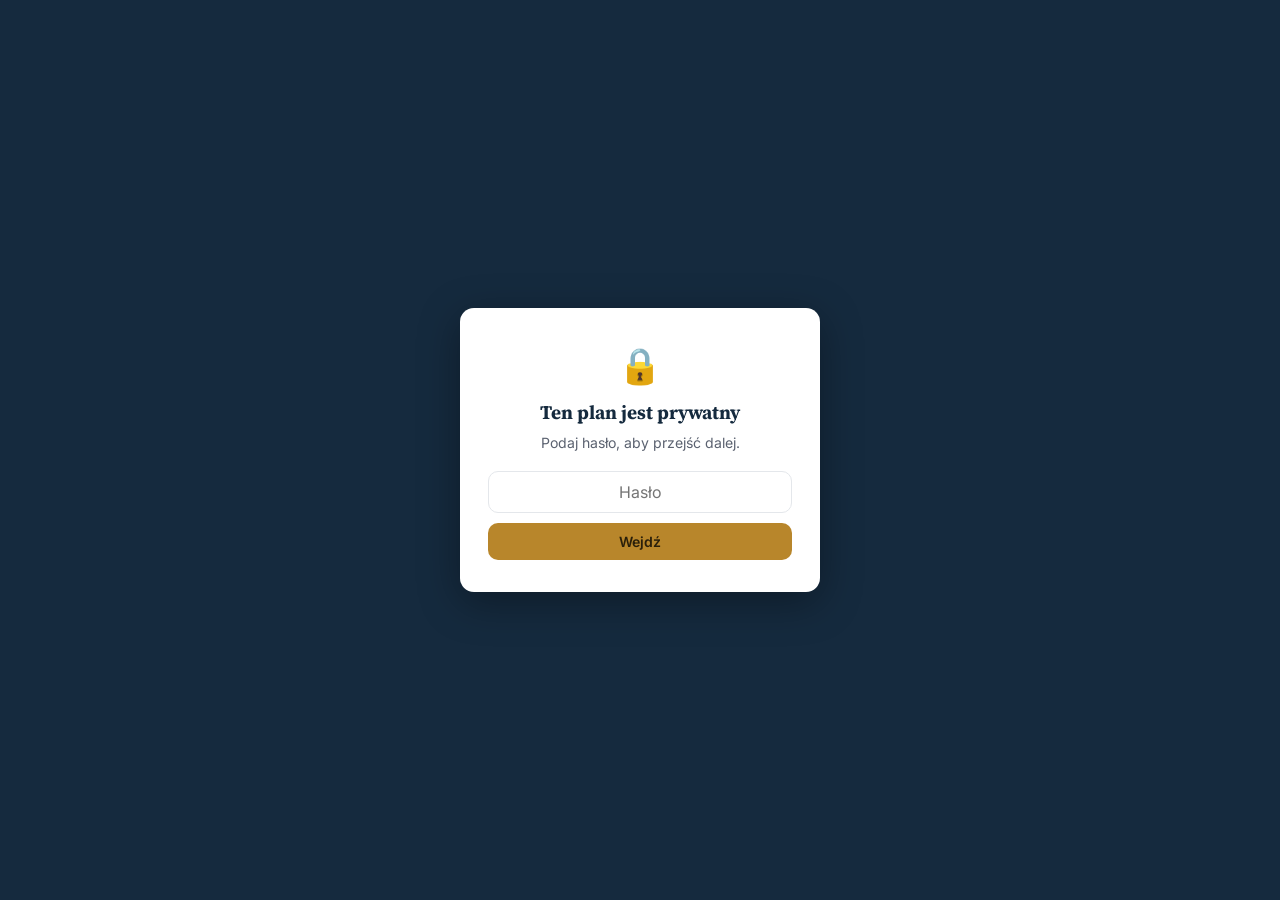
<file: index(2).html>
<!DOCTYPE html>
<html lang="pl">
<head>
<meta charset="UTF-8">
<meta name="viewport" content="width=device-width, initial-scale=1.0, viewport-fit=cover">
<meta name="theme-color" content="#ffffff">
<title>Plan czytania Pisma Świętego</title>
<link rel="icon" href="data:,">
<link rel="preconnect" href="https://fonts.googleapis.com">
<link rel="preconnect" href="https://fonts.gstatic.com" crossorigin>
<link href="https://fonts.googleapis.com/css2?family=Source+Serif+4:opsz,wght@8..60,400;8..60,600;8..60,700&family=Inter:wght@400;500;600;700&display=swap" rel="stylesheet">
<style>
  :root{
    --bg:#ffffff;
    --card:#f7f8fa;
    --card-border:#e4e7eb;
    --ink:#20242b;
    --ink-soft:#5b6270;
    --navy:#1f3b57;
    --navy-dark:#152a3e;
    --gold:#b8862b;
    --gold-soft:#f2e6cd;
    --green:#3f7355;
    --green-soft:#e4efe8;
    --rust:#a85b2e;
    --rust-soft:#f3e6dd;
    --radius:14px;
  }
  *{box-sizing:border-box;}
  html,body{margin:0;padding:0;}
  body{
    background:var(--bg);
    color:var(--ink);
    font-family:'Inter',system-ui,-apple-system,Segoe UI,Roboto,sans-serif;
    line-height:1.45;
    -webkit-font-smoothing:antialiased;
    padding-bottom:48px;
  }
  .wrap{max-width:820px;margin:0 auto;padding:20px 16px 8px;}
  header.top{
    display:flex;
    align-items:baseline;
    justify-content:space-between;
    gap:12px;
    border-bottom:2px solid var(--navy);
    padding-bottom:14px;
    margin-bottom:20px;
  }
  header.top h1{
    font-family:'Source Serif 4',serif;
    font-weight:700;
    font-size:1.5rem;
    color:var(--navy-dark);
    margin:0;
    letter-spacing:-0.01em;
  }
  header.top .sub{
    font-size:0.78rem;
    color:var(--ink-soft);
    white-space:nowrap;
  }

  /* dashboard */
  .dash{
    background:var(--card);
    border:1px solid var(--card-border);
    border-radius:var(--radius);
    padding:18px 18px 16px;
    margin-bottom:16px;
    position:relative;
    overflow:hidden;
  }
  .dash:before{
    content:"";
    position:absolute;
    top:0; left:0;
    width:5px; height:100%;
    background:var(--gold);
  }
  .dash-grid{
    display:grid;
    grid-template-columns:repeat(3,1fr);
    gap:14px;
    margin-bottom:14px;
  }
  .stat .num{
    font-family:'Source Serif 4',serif;
    font-weight:700;
    font-size:1.5rem;
    color:var(--navy-dark);
    display:block;
    line-height:1.1;
  }
  .stat .lbl{
    font-size:0.72rem;
    color:var(--ink-soft);
    text-transform:uppercase;
    letter-spacing:0.04em;
  }
  .progress-track{
    background:#e9ebee;
    border-radius:99px;
    height:10px;
    overflow:hidden;
    margin-bottom:10px;
  }
  .progress-fill{
    height:100%;
    background:linear-gradient(90deg,var(--gold),#d4ab55);
    border-radius:99px;
    transition:width .4s ease;
  }
  .dash-foot{
    display:flex;
    flex-wrap:wrap;
    gap:8px 18px;
    font-size:0.85rem;
    align-items:center;
    justify-content:space-between;
  }
  .pace-tag{
    display:inline-block;
    padding:3px 10px;
    border-radius:99px;
    font-size:0.75rem;
    font-weight:600;
  }
  .pace-ahead{background:var(--green-soft);color:var(--green);}
  .pace-behind{background:var(--rust-soft);color:var(--rust);}
  .pace-ontime{background:var(--gold-soft);color:var(--gold);}
  .end-date{font-weight:600;color:var(--navy-dark);}
  .settings-row{
    margin-top:12px;
    padding-top:12px;
    border-top:1px dashed var(--card-border);
    display:flex;
    flex-wrap:wrap;
    align-items:center;
    gap:10px;
    font-size:0.82rem;
    color:var(--ink-soft);
  }
  .settings-row input[type=date]{
    font-family:inherit;
    font-size:0.85rem;
    padding:4px 6px;
    border:1px solid var(--card-border);
    border-radius:8px;
    background:#fff;
    color:var(--ink);
  }

  /* current card */
  .current-card{
    background:var(--navy-dark);
    color:#fff;
    border-radius:var(--radius);
    padding:20px;
    margin-bottom:20px;
    position:relative;
  }
  .current-card .tag{
    font-size:0.72rem;
    text-transform:uppercase;
    letter-spacing:0.08em;
    color:#c9d4de;
    margin-bottom:6px;
  }
  .current-card h2{
    font-family:'Source Serif 4',serif;
    margin:0 0 12px;
    font-size:1.3rem;
    font-weight:600;
  }
  .reading-lines{
    display:flex;
    flex-direction:column;
    gap:6px;
    margin-bottom:16px;
  }
  .reading-line{
    display:flex;
    gap:8px;
    align-items:baseline;
    font-size:1.02rem;
  }
  .reading-line .k{
    font-size:0.72rem;
    text-transform:uppercase;
    letter-spacing:0.05em;
    color:var(--gold-soft);
    width:34px;
    flex:none;
  }
  .btn-row{
    display:flex;
    flex-wrap:wrap;
    gap:8px;
  }
  button{
    font-family:'Inter',sans-serif;
    cursor:pointer;
    border:none;
    border-radius:10px;
    padding:10px 14px;
    font-size:0.88rem;
    font-weight:600;
    transition:transform .1s ease, opacity .15s ease;
  }
  button:active{transform:scale(0.97);}
  .btn-primary{background:var(--gold);color:#2a1f0a;}
  .btn-secondary{background:rgba(255,255,255,0.14);color:#fff;}
  .btn-skip{background:transparent;color:#c9d4de;border:1px solid rgba(255,255,255,0.3);}
  .all-done-msg{
    font-family:'Source Serif 4',serif;
    font-size:1.15rem;
    text-align:center;
    padding:10px 0 4px;
  }

  /* utility bar */
  .util-bar{
    display:flex;
    flex-wrap:wrap;
    gap:8px;
    margin-bottom:20px;
  }
  .util-bar button{
    background:#fff;
    color:var(--navy-dark);
    border:1px solid var(--card-border);
    font-size:0.78rem;
    padding:8px 12px;
  }
  .util-bar button:hover{border-color:var(--navy);}

  /* month accordion */
  details.month{
    border:1px solid var(--card-border);
    border-radius:12px;
    margin-bottom:10px;
    overflow:hidden;
    background:#fff;
  }
  details.month[open]{border-color:var(--navy);}
  summary.month-head{
    list-style:none;
    cursor:pointer;
    padding:13px 16px;
    display:flex;
    justify-content:space-between;
    align-items:center;
    font-family:'Source Serif 4',serif;
    font-weight:600;
    font-size:1.02rem;
    color:var(--navy-dark);
    background:var(--card);
  }
  summary.month-head::-webkit-details-marker{display:none;}
  summary.month-head .marker{
    font-family:'Inter',sans-serif;
    font-size:0.9rem;
    color:var(--ink-soft);
    font-weight:500;
  }
  summary.month-head .arrow{
    display:inline-block;
    margin-right:8px;
    transition:transform .15s ease;
    color:var(--gold);
  }
  details[open] summary.month-head .arrow{transform:rotate(90deg);}

  .day-row{
    display:grid;
    grid-template-columns:38px 1fr 1fr 90px;
    gap:10px;
    align-items:center;
    padding:10px 16px;
    border-top:1px solid var(--card-border);
    font-size:0.86rem;
  }
  .day-row.is-done{background:var(--green-soft);}
  .day-row.is-skipped{background:var(--rust-soft);}
  .day-row.is-current{background:var(--gold-soft);}
  .day-num{
    font-weight:700;
    color:var(--ink-soft);
    font-variant-numeric:tabular-nums;
  }
  .day-row.is-done .day-num,.day-row.is-done .day-text{color:var(--green);}
  .day-row.is-skipped .day-num,.day-row.is-skipped .day-text{color:var(--rust);}
  .day-text{color:var(--ink);}
  .day-row.is-done .day-text{text-decoration:line-through;text-decoration-color:rgba(63,115,85,0.45);}
  .status-btn{
    justify-self:end;
    background:#fff;
    border:1px solid var(--card-border);
    color:var(--ink-soft);
    font-size:0.72rem;
    padding:6px 8px;
    border-radius:8px;
    white-space:nowrap;
  }
  .day-row.is-done .status-btn{background:var(--green);color:#fff;border-color:var(--green);}
  .day-row.is-skipped .status-btn{background:var(--rust);color:#fff;border-color:var(--rust);}

  footer{
    text-align:center;
    font-size:0.72rem;
    color:var(--ink-soft);
    padding:24px 16px 0;
  }

  @media (max-width:560px){
    .dash-grid{grid-template-columns:repeat(3,1fr);gap:8px;}
    .stat .num{font-size:1.2rem;}
    .day-row{
      grid-template-columns:28px 1fr 78px;
      grid-template-areas:
        "num ot status"
        "num nt status";
      row-gap:2px;
    }
    .day-num{grid-area:num;}
    .day-text.ot{grid-area:ot;}
    .day-text.nt{grid-area:nt;}
    .status-btn{grid-area:status;}
    header.top{flex-direction:column;align-items:flex-start;gap:2px;}
  }

  button:disabled{opacity:0.4;cursor:not-allowed;}
  button:disabled:active{transform:none;}
  .marked-note{
    font-size:0.78rem;
    color:#c9d4de;
    margin-top:10px;
  }

  /* password lock */
  .lock-overlay{
    position:fixed;
    inset:0;
    background:var(--navy-dark);
    display:flex;
    align-items:center;
    justify-content:center;
    z-index:9999;
    padding:20px;
  }
  .lock-box{
    background:#fff;
    border-radius:var(--radius);
    padding:32px 28px;
    max-width:360px;
    width:100%;
    text-align:center;
    box-shadow:0 10px 40px rgba(0,0,0,0.35);
  }
  .lock-icon{font-size:2.2rem;margin-bottom:8px;}
  .lock-box h2{
    font-family:'Source Serif 4',serif;
    color:var(--navy-dark);
    margin:0 0 6px;
    font-size:1.2rem;
  }
  .lock-box p{color:var(--ink-soft);font-size:0.88rem;margin:0 0 18px;}
  #lockForm{display:flex;flex-direction:column;gap:10px;}
  #lockInput{
    font-family:inherit;
    font-size:1rem;
    padding:10px 12px;
    border:1px solid var(--card-border);
    border-radius:10px;
    text-align:center;
  }
  #lockForm button{width:100%;}
  .lock-error{color:var(--rust);font-size:0.82rem;margin-top:12px;}

  dialog{
    border:none;
    border-radius:14px;
    padding:0;
    max-width:420px;
    width:90%;
  }
  dialog::backdrop{background:rgba(20,30,40,0.5);}
  .dialog-body{padding:20px;}
  .dialog-body h3{font-family:'Source Serif 4',serif;margin-top:0;}
  .dialog-body textarea{
    width:100%;
    min-height:110px;
    font-family:monospace;
    font-size:0.78rem;
    border:1px solid var(--card-border);
    border-radius:8px;
    padding:8px;
  }
  .dialog-actions{display:flex;justify-content:flex-end;gap:8px;margin-top:12px;}
  .dialog-actions button.close-btn{background:#eee;color:var(--ink);}
</style>
</head>
<body>

<div id="lockOverlay" class="lock-overlay">
  <div class="lock-box">
    <div class="lock-icon">🔒</div>
    <h2>Ten plan jest prywatny</h2>
    <p>Podaj hasło, aby przejść dalej.</p>
    <form id="lockForm" autocomplete="off">
      <input type="password" id="lockInput" placeholder="Hasło" autocomplete="new-password" required>
      <button type="submit" class="btn-primary">Wejdź</button>
    </form>
    <div id="lockError" class="lock-error" style="display:none;">Nieprawidłowe hasło, spróbuj ponownie.</div>
  </div>
</div>

<div id="appContent" style="display:none;">
<div class="wrap">

  <header class="top">
    <h1>📖 Plan czytania Pisma Świętego</h1>
    <span class="sub" id="todayLabel"></span>
  </header>

  <section class="dash">
    <div class="dash-grid">
      <div class="stat">
        <span class="num" id="statDone">0</span>
        <span class="lbl">Ukończone</span>
      </div>
      <div class="stat">
        <span class="num" id="statRemaining">365</span>
        <span class="lbl">Pozostało dni</span>
      </div>
      <div class="stat">
        <span class="num" id="statPercent">0%</span>
        <span class="lbl">Postęp</span>
      </div>
    </div>
    <div class="progress-track"><div class="progress-fill" id="progressFill" style="width:0%"></div></div>
    <div class="dash-foot">
      <span id="paceTag" class="pace-tag pace-ontime">na czasie</span>
      <span>Szacowany koniec: <span class="end-date" id="endDate">—</span></span>
    </div>
    <div class="settings-row">
      <label for="startDateInput">Data rozpoczęcia planu:</label>
      <input type="date" id="startDateInput">
      <span id="nominalEndNote"></span>
    </div>
  </section>

  <section class="current-card" id="currentCard">
    <!-- filled by JS -->
  </section>

  <div class="util-bar">
    <button id="expandAllBtn">Rozwiń wszystkie miesiące</button>
    <button id="collapseAllBtn">Zwiń wszystkie miesiące</button>
    <button id="exportBtn">⭳ Eksportuj postęp</button>
    <button id="importBtn">⭱ Importuj postęp</button>
    <button id="resetBtn">↺ Reset planu</button>
  </div>

  <div id="monthsWrap"></div>

  <footer>
    Plan zapisuje się lokalnie w tej przeglądarce. Aby korzystać na kilku urządzeniach, użyj „Eksportuj / Importuj postęp”.
  </footer>
</div>

<dialog id="importDialog">
  <div class="dialog-body">
    <h3>Importuj postęp</h3>
    <p style="font-size:0.85rem;color:var(--ink-soft)">Wklej tutaj zawartość wyeksportowanego wcześniej pliku JSON.</p>
    <textarea id="importText" placeholder='{"startDate":"2026-01-01","status":{"1":"done"}}'></textarea>
    <div class="dialog-actions">
      <button class="close-btn" id="importCancel">Anuluj</button>
      <button class="btn-primary" id="importConfirm" style="background:var(--navy-dark);color:#fff;">Importuj</button>
    </div>
  </div>
</dialog>
</div>

<script>
/* ================= PASSWORD GATE ================= */
// Hasło nie jest przechowywane jawnie - porównywany jest skrót SHA-256,
// żeby nie dało się go odczytać wprost przez "Zbadaj element" / podgląd źródła.
const PW_HASH = 'c43f9435bfdd4da7dd4cce833ab082745df30e843f321b3549969bf826458a3b';
const PW_SESSION_KEY = 'biblePlanUnlocked_v1';

async function sha256Hex(text){
  const enc = new TextEncoder().encode(text);
  const buf = await crypto.subtle.digest('SHA-256', enc);
  return Array.from(new Uint8Array(buf)).map(b=>b.toString(16).padStart(2,'0')).join('');
}
function unlockApp(){
  document.getElementById('lockOverlay').style.display = 'none';
  document.getElementById('appContent').style.display = '';
}
if(sessionStorage.getItem(PW_SESSION_KEY) === '1'){
  unlockApp();
} else {
  document.getElementById('lockForm').addEventListener('submit', async (e)=>{
    e.preventDefault();
    const val = document.getElementById('lockInput').value;
    let hash = '';
    try{ hash = await sha256Hex(val); }catch(err){}
    if(hash === PW_HASH){
      sessionStorage.setItem(PW_SESSION_KEY, '1');
      unlockApp();
    } else {
      document.getElementById('lockError').style.display = 'block';
      document.getElementById('lockInput').value = '';
      document.getElementById('lockInput').focus();
    }
  });
}

/* ================= DATA ================= */
const PLAN = [{"d":1,"m":"Styczeń","dm":1,"ot":"Kpł 1-3","nt":"Mt 1"},{"d":2,"m":"Styczeń","dm":2,"ot":"Kpł 4-5","nt":"Mt 2"},{"d":3,"m":"Styczeń","dm":3,"ot":"Kpł 6-7","nt":"Mt 3"},{"d":4,"m":"Styczeń","dm":4,"ot":"Kpł 8-9","nt":"Mt 4"},{"d":5,"m":"Styczeń","dm":5,"ot":"Kpł 10-11","nt":"Mt 5"},{"d":6,"m":"Styczeń","dm":6,"ot":"Kpł 12-13","nt":"Mt 6"},{"d":7,"m":"Styczeń","dm":7,"ot":"Kpł 14-15","nt":"Mt 7"},{"d":8,"m":"Styczeń","dm":8,"ot":"Kpł 16-17","nt":"Mt 8"},{"d":9,"m":"Styczeń","dm":9,"ot":"Kpł 18-19","nt":"Mt 9"},{"d":10,"m":"Styczeń","dm":10,"ot":"Kpł 20-21","nt":"Mt 10"},{"d":11,"m":"Styczeń","dm":11,"ot":"Kpł 22-23","nt":"Mt 11"},{"d":12,"m":"Styczeń","dm":12,"ot":"Kpł 24-25","nt":"Mt 12"},{"d":13,"m":"Styczeń","dm":13,"ot":"Kpł 26-27","nt":"Mt 13"},{"d":14,"m":"Styczeń","dm":14,"ot":"Lb 1-2","nt":"Mt 14"},{"d":15,"m":"Styczeń","dm":15,"ot":"Lb 3-4","nt":"Mt 15"},{"d":16,"m":"Styczeń","dm":16,"ot":"Lb 5-6","nt":"Mt 16"},{"d":17,"m":"Styczeń","dm":17,"ot":"Lb 7-8","nt":"Mt 17"},{"d":18,"m":"Styczeń","dm":18,"ot":"Lb 9-10","nt":"Mt 18"},{"d":19,"m":"Styczeń","dm":19,"ot":"Lb 11-12","nt":"Mt 19"},{"d":20,"m":"Styczeń","dm":20,"ot":"Lb 13-14","nt":"Mt 20"},{"d":21,"m":"Styczeń","dm":21,"ot":"Lb 15-16","nt":"Mt 21"},{"d":22,"m":"Styczeń","dm":22,"ot":"Lb 17-18","nt":"Mt 22"},{"d":23,"m":"Styczeń","dm":23,"ot":"Lb 19-20","nt":"Mt 23"},{"d":24,"m":"Styczeń","dm":24,"ot":"Lb 21-22","nt":"Mt 24"},{"d":25,"m":"Styczeń","dm":25,"ot":"Lb 23-24","nt":"Mt 25"},{"d":26,"m":"Styczeń","dm":26,"ot":"Lb 25-26","nt":"Mt 26"},{"d":27,"m":"Styczeń","dm":27,"ot":"Lb 27-28","nt":"Mt 27"},{"d":28,"m":"Styczeń","dm":28,"ot":"Lb 29-30","nt":"Mt 28"},{"d":29,"m":"Styczeń","dm":29,"ot":"Lb 31-32","nt":"-"},{"d":30,"m":"Styczeń","dm":30,"ot":"Lb 33-34","nt":"-"},{"d":31,"m":"Styczeń","dm":31,"ot":"Lb 35-36","nt":"-"},{"d":32,"m":"Luty","dm":1,"ot":"Pwt 1-3","nt":"Mk 1"},{"d":33,"m":"Luty","dm":2,"ot":"Pwt 4-6","nt":"Mk 2"},{"d":34,"m":"Luty","dm":3,"ot":"Pwt 7-8","nt":"Mk 3"},{"d":35,"m":"Luty","dm":4,"ot":"Pwt 9-10","nt":"Mk 4"},{"d":36,"m":"Luty","dm":5,"ot":"Pwt 11-12","nt":"Mk 5"},{"d":37,"m":"Luty","dm":6,"ot":"Pwt 13-14","nt":"Mk 6"},{"d":38,"m":"Luty","dm":7,"ot":"Pwt 15-16","nt":"Mk 7"},{"d":39,"m":"Luty","dm":8,"ot":"Pwt 17-18","nt":"Mk 8"},{"d":40,"m":"Luty","dm":9,"ot":"Pwt 19-20","nt":"Mk 9"},{"d":41,"m":"Luty","dm":10,"ot":"Pwt 21-22","nt":"Mk 10"},{"d":42,"m":"Luty","dm":11,"ot":"Pwt 23-24","nt":"Mk 11"},{"d":43,"m":"Luty","dm":12,"ot":"Pwt 25-26","nt":"Mk 12"},{"d":44,"m":"Luty","dm":13,"ot":"Pwt 27-28","nt":"Mk 13"},{"d":45,"m":"Luty","dm":14,"ot":"Pwt 29-30","nt":"Mk 14"},{"d":46,"m":"Luty","dm":15,"ot":"Pwt 31-32","nt":"Mk 15"},{"d":47,"m":"Luty","dm":16,"ot":"Pwt 33-34","nt":"Mk 16"},{"d":48,"m":"Luty","dm":17,"ot":"Joz 1-2","nt":"-"},{"d":49,"m":"Luty","dm":18,"ot":"Joz 3-4","nt":"-"},{"d":50,"m":"Luty","dm":19,"ot":"Joz 5-6","nt":"-"},{"d":51,"m":"Luty","dm":20,"ot":"Joz 7-8","nt":"-"},{"d":52,"m":"Luty","dm":21,"ot":"Joz 9-10","nt":"-"},{"d":53,"m":"Luty","dm":22,"ot":"Joz 11-12","nt":"-"},{"d":54,"m":"Luty","dm":23,"ot":"Joz 13-14","nt":"-"},{"d":55,"m":"Luty","dm":24,"ot":"Joz 15-16","nt":"-"},{"d":56,"m":"Luty","dm":25,"ot":"Joz 17-18","nt":"-"},{"d":57,"m":"Luty","dm":26,"ot":"Joz 19-20","nt":"-"},{"d":58,"m":"Luty","dm":27,"ot":"Joz 21-22","nt":"-"},{"d":59,"m":"Luty","dm":28,"ot":"Joz 23-24","nt":"-"},{"d":60,"m":"Marzec","dm":1,"ot":"Sdz 1-2","nt":"Łk 1"},{"d":61,"m":"Marzec","dm":2,"ot":"Sdz 3-4","nt":"Łk 2"},{"d":62,"m":"Marzec","dm":3,"ot":"Sdz 5-6","nt":"Łk 3"},{"d":63,"m":"Marzec","dm":4,"ot":"Sdz 7-8","nt":"Łk 4"},{"d":64,"m":"Marzec","dm":5,"ot":"Sdz 9-10","nt":"Łk 5"},{"d":65,"m":"Marzec","dm":6,"ot":"Sdz 11-12","nt":"Łk 6"},{"d":66,"m":"Marzec","dm":7,"ot":"Sdz 13-14","nt":"Łk 7"},{"d":67,"m":"Marzec","dm":8,"ot":"Sdz 15-16","nt":"Łk 8"},{"d":68,"m":"Marzec","dm":9,"ot":"Sdz 17-18","nt":"Łk 9"},{"d":69,"m":"Marzec","dm":10,"ot":"Sdz 19-20","nt":"Łk 10"},{"d":70,"m":"Marzec","dm":11,"ot":"Sdz 21; Rt 1","nt":"Łk 11"},{"d":71,"m":"Marzec","dm":12,"ot":"Rt 2-3","nt":"Łk 12"},{"d":72,"m":"Marzec","dm":13,"ot":"Rt 4; 2 Sm 1","nt":"Łk 13"},{"d":73,"m":"Marzec","dm":14,"ot":"2 Sm 2-3","nt":"Łk 14"},{"d":74,"m":"Marzec","dm":15,"ot":"2 Sm 4-5","nt":"Łk 15"},{"d":75,"m":"Marzec","dm":16,"ot":"2 Sm 6-7","nt":"Łk 16"},{"d":76,"m":"Marzec","dm":17,"ot":"2 Sm 8-9","nt":"Łk 17"},{"d":77,"m":"Marzec","dm":18,"ot":"2 Sm 10-11","nt":"Łk 18"},{"d":78,"m":"Marzec","dm":19,"ot":"2 Sm 12","nt":"Łk 19"},{"d":79,"m":"Marzec","dm":20,"ot":"2 Sm 13","nt":"Łk 20"},{"d":80,"m":"Marzec","dm":21,"ot":"2 Sm 14","nt":"Łk 21"},{"d":81,"m":"Marzec","dm":22,"ot":"2 Sm 15","nt":"Łk 22"},{"d":82,"m":"Marzec","dm":23,"ot":"2 Sm 16","nt":"Łk 23"},{"d":83,"m":"Marzec","dm":24,"ot":"2 Sm 17","nt":"Łk 24"},{"d":84,"m":"Marzec","dm":25,"ot":"2 Sm 18","nt":"-"},{"d":85,"m":"Marzec","dm":26,"ot":"2 Sm 19","nt":"-"},{"d":86,"m":"Marzec","dm":27,"ot":"2 Sm 20","nt":"-"},{"d":87,"m":"Marzec","dm":28,"ot":"2 Sm 21","nt":"-"},{"d":88,"m":"Marzec","dm":29,"ot":"2 Sm 22","nt":"-"},{"d":89,"m":"Marzec","dm":30,"ot":"2 Sm 23","nt":"-"},{"d":90,"m":"Marzec","dm":31,"ot":"2 Sm 24","nt":"-"},{"d":91,"m":"Kwiecień","dm":1,"ot":"1 Krl 1-2","nt":"J 1"},{"d":92,"m":"Kwiecień","dm":2,"ot":"1 Krl 3-4","nt":"J 2"},{"d":93,"m":"Kwiecień","dm":3,"ot":"1 Krl 5-6","nt":"J 3"},{"d":94,"m":"Kwiecień","dm":4,"ot":"1 Krl 7-8","nt":"J 4"},{"d":95,"m":"Kwiecień","dm":5,"ot":"1 Krl 9-10","nt":"J 5"},{"d":96,"m":"Kwiecień","dm":6,"ot":"1 Krl 11-12","nt":"J 6"},{"d":97,"m":"Kwiecień","dm":7,"ot":"1 Krl 13-14","nt":"J 7"},{"d":98,"m":"Kwiecień","dm":8,"ot":"1 Krl 15-16","nt":"J 8"},{"d":99,"m":"Kwiecień","dm":9,"ot":"1 Krl 17-18","nt":"J 9"},{"d":100,"m":"Kwiecień","dm":10,"ot":"1 Krl 19-20","nt":"J 10"},{"d":101,"m":"Kwiecień","dm":11,"ot":"1 Krl 21-22","nt":"J 11"},{"d":102,"m":"Kwiecień","dm":12,"ot":"2 Krl 1-2","nt":"J 12"},{"d":103,"m":"Kwiecień","dm":13,"ot":"2 Krl 3-4","nt":"J 13"},{"d":104,"m":"Kwiecień","dm":14,"ot":"2 Krl 5-6","nt":"J 14"},{"d":105,"m":"Kwiecień","dm":15,"ot":"2 Krl 7-8","nt":"J 15"},{"d":106,"m":"Kwiecień","dm":16,"ot":"2 Krl 9-10","nt":"J 16"},{"d":107,"m":"Kwiecień","dm":17,"ot":"2 Krl 11-12","nt":"J 17"},{"d":108,"m":"Kwiecień","dm":18,"ot":"2 Krl 13","nt":"J 18"},{"d":109,"m":"Kwiecień","dm":19,"ot":"2 Krl 14","nt":"J 19"},{"d":110,"m":"Kwiecień","dm":20,"ot":"2 Krl 15","nt":"J 20"},{"d":111,"m":"Kwiecień","dm":21,"ot":"2 Krl 16","nt":"J 21"},{"d":112,"m":"Kwiecień","dm":22,"ot":"2 Krl 17","nt":"-"},{"d":113,"m":"Kwiecień","dm":23,"ot":"2 Krl 18","nt":"-"},{"d":114,"m":"Kwiecień","dm":24,"ot":"2 Krl 19","nt":"-"},{"d":115,"m":"Kwiecień","dm":25,"ot":"2 Krl 20","nt":"-"},{"d":116,"m":"Kwiecień","dm":26,"ot":"2 Krl 21","nt":"-"},{"d":117,"m":"Kwiecień","dm":27,"ot":"2 Krl 22","nt":"-"},{"d":118,"m":"Kwiecień","dm":28,"ot":"2 Krl 23","nt":"-"},{"d":119,"m":"Kwiecień","dm":29,"ot":"2 Krl 24","nt":"-"},{"d":120,"m":"Kwiecień","dm":30,"ot":"2 Krl 25","nt":"-"},{"d":121,"m":"Maj","dm":1,"ot":"1 Krn 1-4","nt":"Dz 1"},{"d":122,"m":"Maj","dm":2,"ot":"1 Krn 5-8","nt":"Dz 2"},{"d":123,"m":"Maj","dm":3,"ot":"1 Krn 9-12","nt":"Dz 3"},{"d":124,"m":"Maj","dm":4,"ot":"1 Krn 13-15","nt":"Dz 4"},{"d":125,"m":"Maj","dm":5,"ot":"1 Krn 16-18","nt":"Dz 5"},{"d":126,"m":"Maj","dm":6,"ot":"1 Krn 19-21","nt":"Dz 6"},{"d":127,"m":"Maj","dm":7,"ot":"1 Krn 22-24","nt":"Dz 7"},{"d":128,"m":"Maj","dm":8,"ot":"1 Krn 25-27","nt":"Dz 8"},{"d":129,"m":"Maj","dm":9,"ot":"1 Krn 28-29; 2 Krn 1","nt":"Dz 9"},{"d":130,"m":"Maj","dm":10,"ot":"2 Krn 2-4","nt":"Dz 10"},{"d":131,"m":"Maj","dm":11,"ot":"2 Krn 5-7","nt":"Dz 11"},{"d":132,"m":"Maj","dm":12,"ot":"2 Krn 8-10","nt":"Dz 12"},{"d":133,"m":"Maj","dm":13,"ot":"2 Krn 11-13","nt":"Dz 13"},{"d":134,"m":"Maj","dm":14,"ot":"2 Krn 14-16","nt":"Dz 14"},{"d":135,"m":"Maj","dm":15,"ot":"2 Krn 17-19","nt":"Dz 15"},{"d":136,"m":"Maj","dm":16,"ot":"2 Krn 20-22","nt":"Dz 16"},{"d":137,"m":"Maj","dm":17,"ot":"2 Krn 23-25","nt":"Dz 17"},{"d":138,"m":"Maj","dm":18,"ot":"2 Krn 26-28","nt":"Dz 18"},{"d":139,"m":"Maj","dm":19,"ot":"2 Krn 29-31","nt":"Dz 19"},{"d":140,"m":"Maj","dm":20,"ot":"2 Krn 32-34","nt":"Dz 20"},{"d":141,"m":"Maj","dm":21,"ot":"2 Krn 35-36; 1 Mch 1","nt":"Dz 21"},{"d":142,"m":"Maj","dm":22,"ot":"1 Mch 2-4","nt":"Dz 22"},{"d":143,"m":"Maj","dm":23,"ot":"1 Mch 5-7","nt":"Dz 23"},{"d":144,"m":"Maj","dm":24,"ot":"1 Mch 8-10","nt":"Dz 24"},{"d":145,"m":"Maj","dm":25,"ot":"1 Mch 11-13","nt":"Dz 25"},{"d":146,"m":"Maj","dm":26,"ot":"1 Mch 14-16","nt":"Dz 26"},{"d":147,"m":"Maj","dm":27,"ot":"2 Mch 1-3","nt":"Dz 27"},{"d":148,"m":"Maj","dm":28,"ot":"2 Mch 4-6","nt":"Dz 28"},{"d":149,"m":"Maj","dm":29,"ot":"2 Mch 7-9","nt":"-"},{"d":150,"m":"Maj","dm":30,"ot":"2 Mch 10-12","nt":"-"},{"d":151,"m":"Maj","dm":31,"ot":"2 Mch 13-15","nt":"-"},{"d":152,"m":"Czerwiec","dm":1,"ot":"Ezd 1-3","nt":"Rz 1-2"},{"d":153,"m":"Czerwiec","dm":2,"ot":"Ezd 4-6","nt":"Rz 3-4"},{"d":154,"m":"Czerwiec","dm":3,"ot":"Ezd 7-9","nt":"Rz 5"},{"d":155,"m":"Czerwiec","dm":4,"ot":"Ezd 10; Ne 1","nt":"Rz 6"},{"d":156,"m":"Czerwiec","dm":5,"ot":"Ne 2-3","nt":"Rz 7"},{"d":157,"m":"Czerwiec","dm":6,"ot":"Ne 4-5","nt":"Rz 8"},{"d":158,"m":"Czerwiec","dm":7,"ot":"Ne 6-7","nt":"Rz 9"},{"d":159,"m":"Czerwiec","dm":8,"ot":"Ne 8-9","nt":"Rz 10"},{"d":160,"m":"Czerwiec","dm":9,"ot":"Ne 10-11","nt":"Rz 11"},{"d":161,"m":"Czerwiec","dm":10,"ot":"Ne 12-13","nt":"Rz 12"},{"d":162,"m":"Czerwiec","dm":11,"ot":"Est 1-2","nt":"Rz 13"},{"d":163,"m":"Czerwiec","dm":12,"ot":"Est 3-4","nt":"Rz 14"},{"d":164,"m":"Czerwiec","dm":13,"ot":"Est 5-6","nt":"Rz 15"},{"d":165,"m":"Czerwiec","dm":14,"ot":"Est 7-8","nt":"Rz 16"},{"d":166,"m":"Czerwiec","dm":15,"ot":"Est 9-10","nt":"1 Kor 1"},{"d":167,"m":"Czerwiec","dm":16,"ot":"Tb 1-2","nt":"1 Kor 2"},{"d":168,"m":"Czerwiec","dm":17,"ot":"Tb 3-4","nt":"1 Kor 3"},{"d":169,"m":"Czerwiec","dm":18,"ot":"Tb 5-6","nt":"1 Kor 4"},{"d":170,"m":"Czerwiec","dm":19,"ot":"Tb 7-8","nt":"1 Kor 5"},{"d":171,"m":"Czerwiec","dm":20,"ot":"Tb 9-10","nt":"1 Kor 6"},{"d":172,"m":"Czerwiec","dm":21,"ot":"Tb 11-12","nt":"1 Kor 7"},{"d":173,"m":"Czerwiec","dm":22,"ot":"Tb 13-14","nt":"1 Kor 8"},{"d":174,"m":"Czerwiec","dm":23,"ot":"Jdt 1-2","nt":"1 Kor 9"},{"d":175,"m":"Czerwiec","dm":24,"ot":"Jdt 3-4","nt":"1 Kor 10"},{"d":176,"m":"Czerwiec","dm":25,"ot":"Jdt 5-6","nt":"1 Kor 11"},{"d":177,"m":"Czerwiec","dm":26,"ot":"Jdt 7-8","nt":"1 Kor 12"},{"d":178,"m":"Czerwiec","dm":27,"ot":"Jdt 9-10","nt":"1 Kor 13"},{"d":179,"m":"Czerwiec","dm":28,"ot":"Jdt 11-12","nt":"1 Kor 14"},{"d":180,"m":"Czerwiec","dm":29,"ot":"Jdt 13-14","nt":"1 Kor 15"},{"d":181,"m":"Czerwiec","dm":30,"ot":"Jdt 15-16","nt":"1 Kor 16"},{"d":182,"m":"Lipiec","dm":1,"ot":"Hi 1-4","nt":"2 Kor 1"},{"d":183,"m":"Lipiec","dm":2,"ot":"Hi 5-8","nt":"2 Kor 2"},{"d":184,"m":"Lipiec","dm":3,"ot":"Hi 9-12","nt":"2 Kor 3"},{"d":185,"m":"Lipiec","dm":4,"ot":"Hi 13-16","nt":"2 Kor 4"},{"d":186,"m":"Lipiec","dm":5,"ot":"Hi 17-20","nt":"2 Kor 5"},{"d":187,"m":"Lipiec","dm":6,"ot":"Hi 21-24","nt":"2 Kor 6"},{"d":188,"m":"Lipiec","dm":7,"ot":"Hi 25-28","nt":"2 Kor 7"},{"d":189,"m":"Lipiec","dm":8,"ot":"Hi 29-32","nt":"2 Kor 8"},{"d":190,"m":"Lipiec","dm":9,"ot":"Hi 33-36","nt":"2 Kor 9"},{"d":191,"m":"Lipiec","dm":10,"ot":"Hi 37-40","nt":"2 Kor 10"},{"d":192,"m":"Lipiec","dm":11,"ot":"Hi 41-42; Ps 1-2","nt":"2 Kor 11"},{"d":193,"m":"Lipiec","dm":12,"ot":"Ps 3-6","nt":"2 Kor 12"},{"d":194,"m":"Lipiec","dm":13,"ot":"Ps 7-10","nt":"2 Kor 13"},{"d":195,"m":"Lipiec","dm":14,"ot":"Ps 11-14","nt":"Ga 1"},{"d":196,"m":"Lipiec","dm":15,"ot":"Ps 15-18","nt":"Ga 2"},{"d":197,"m":"Lipiec","dm":16,"ot":"Ps 19-22","nt":"Ga 3"},{"d":198,"m":"Lipiec","dm":17,"ot":"Ps 23-26","nt":"Ga 4"},{"d":199,"m":"Lipiec","dm":18,"ot":"Ps 27-30","nt":"Ga 5"},{"d":200,"m":"Lipiec","dm":19,"ot":"Ps 31-34","nt":"Ga 6"},{"d":201,"m":"Lipiec","dm":20,"ot":"Ps 35-38","nt":"Ef 1"},{"d":202,"m":"Lipiec","dm":21,"ot":"Ps 39-42","nt":"Ef 2"},{"d":203,"m":"Lipiec","dm":22,"ot":"Ps 43-46","nt":"Ef 3"},{"d":204,"m":"Lipiec","dm":23,"ot":"Ps 47-50","nt":"Ef 4"},{"d":205,"m":"Lipiec","dm":24,"ot":"Ps 51-54","nt":"Ef 5"},{"d":206,"m":"Lipiec","dm":25,"ot":"Ps 55-57","nt":"Ef 6"},{"d":207,"m":"Lipiec","dm":26,"ot":"Ps 58-60","nt":"-"},{"d":208,"m":"Lipiec","dm":27,"ot":"Ps 61-63","nt":"-"},{"d":209,"m":"Lipiec","dm":28,"ot":"Ps 64-66","nt":"-"},{"d":210,"m":"Lipiec","dm":29,"ot":"Ps 67-69","nt":"-"},{"d":211,"m":"Lipiec","dm":30,"ot":"Ps 70-72","nt":"-"},{"d":212,"m":"Lipiec","dm":31,"ot":"Ps 73-75","nt":"-"},{"d":213,"m":"Sierpień","dm":1,"ot":"Ps 76-79","nt":"Flp 1"},{"d":214,"m":"Sierpień","dm":2,"ot":"Ps 80-83","nt":"Flp 2"},{"d":215,"m":"Sierpień","dm":3,"ot":"Ps 84-87","nt":"Flp 3"},{"d":216,"m":"Sierpień","dm":4,"ot":"Ps 88-91","nt":"Flp 4"},{"d":217,"m":"Sierpień","dm":5,"ot":"Ps 92-95","nt":"Kol 1"},{"d":218,"m":"Sierpień","dm":6,"ot":"Ps 96-99","nt":"Kol 2"},{"d":219,"m":"Sierpień","dm":7,"ot":"Ps 100-103","nt":"Kol 3"},{"d":220,"m":"Sierpień","dm":8,"ot":"Ps 104-107","nt":"Kol 4"},{"d":221,"m":"Sierpień","dm":9,"ot":"Ps 108-111","nt":"1 Tes 1"},{"d":222,"m":"Sierpień","dm":10,"ot":"Ps 112-115","nt":"1 Tes 2"},{"d":223,"m":"Sierpień","dm":11,"ot":"Ps 116-119","nt":"1 Tes 3"},{"d":224,"m":"Sierpień","dm":12,"ot":"Ps 120-123","nt":"1 Tes 4"},{"d":225,"m":"Sierpień","dm":13,"ot":"Ps 124-127","nt":"1 Tes 5"},{"d":226,"m":"Sierpień","dm":14,"ot":"Ps 128-130","nt":"2 Tes 1"},{"d":227,"m":"Sierpień","dm":15,"ot":"Ps 131-133","nt":"2 Tes 2"},{"d":228,"m":"Sierpień","dm":16,"ot":"Ps 134-136","nt":"2 Tes 3"},{"d":229,"m":"Sierpień","dm":17,"ot":"Ps 137-139","nt":"-"},{"d":230,"m":"Sierpień","dm":18,"ot":"Ps 140-142","nt":"-"},{"d":231,"m":"Sierpień","dm":19,"ot":"Ps 143-145","nt":"-"},{"d":232,"m":"Sierpień","dm":20,"ot":"Ps 146-148","nt":"-"},{"d":233,"m":"Sierpień","dm":21,"ot":"Ps 149-150; Prz 1","nt":"-"},{"d":234,"m":"Sierpień","dm":22,"ot":"Prz 2-4","nt":"-"},{"d":235,"m":"Sierpień","dm":23,"ot":"Prz 5-7","nt":"-"},{"d":236,"m":"Sierpień","dm":24,"ot":"Prz 8-10","nt":"-"},{"d":237,"m":"Sierpień","dm":25,"ot":"Prz 11-13","nt":"-"},{"d":238,"m":"Sierpień","dm":26,"ot":"Prz 14-16","nt":"-"},{"d":239,"m":"Sierpień","dm":27,"ot":"Prz 17-19","nt":"-"},{"d":240,"m":"Sierpień","dm":28,"ot":"Prz 20-22","nt":"-"},{"d":241,"m":"Sierpień","dm":29,"ot":"Prz 23-25","nt":"-"},{"d":242,"m":"Sierpień","dm":30,"ot":"Prz 26-28","nt":"-"},{"d":243,"m":"Sierpień","dm":31,"ot":"Prz 29-31","nt":"-"},{"d":244,"m":"Wrzesień","dm":1,"ot":"Koh 1-2","nt":"1 Tm 1"},{"d":245,"m":"Wrzesień","dm":2,"ot":"Koh 3-4","nt":"1 Tm 2"},{"d":246,"m":"Wrzesień","dm":3,"ot":"Koh 5-6","nt":"1 Tm 3"},{"d":247,"m":"Wrzesień","dm":4,"ot":"Koh 7-8","nt":"1 Tm 4"},{"d":248,"m":"Wrzesień","dm":5,"ot":"Koh 9-10","nt":"1 Tm 5"},{"d":249,"m":"Wrzesień","dm":6,"ot":"Koh 11-12","nt":"1 Tm 6"},{"d":250,"m":"Wrzesień","dm":7,"ot":"Pnp 1-2","nt":"2 Tm 1"},{"d":251,"m":"Wrzesień","dm":8,"ot":"Pnp 3-4","nt":"2 Tm 2"},{"d":252,"m":"Wrzesień","dm":9,"ot":"Pnp 5-6","nt":"2 Tm 3"},{"d":253,"m":"Wrzesień","dm":10,"ot":"Pnp 7","nt":"2 Tm 4"},{"d":254,"m":"Wrzesień","dm":11,"ot":"Pnp 8","nt":"Tt 1"},{"d":255,"m":"Wrzesień","dm":12,"ot":"Mdr 1","nt":"Tt 2"},{"d":256,"m":"Wrzesień","dm":13,"ot":"Mdr 2","nt":"Tt 3"},{"d":257,"m":"Wrzesień","dm":14,"ot":"Mdr 3","nt":"Flm 1"},{"d":258,"m":"Wrzesień","dm":15,"ot":"Mdr 4","nt":"Hbr 1"},{"d":259,"m":"Wrzesień","dm":16,"ot":"Mdr 5","nt":"Hbr 2"},{"d":260,"m":"Wrzesień","dm":17,"ot":"Mdr 6","nt":"Hbr 3"},{"d":261,"m":"Wrzesień","dm":18,"ot":"Mdr 7","nt":"Hbr 4"},{"d":262,"m":"Wrzesień","dm":19,"ot":"Mdr 8","nt":"Hbr 5"},{"d":263,"m":"Wrzesień","dm":20,"ot":"Mdr 9","nt":"Hbr 6"},{"d":264,"m":"Wrzesień","dm":21,"ot":"Mdr 10","nt":"Hbr 7"},{"d":265,"m":"Wrzesień","dm":22,"ot":"Mdr 11","nt":"Hbr 8"},{"d":266,"m":"Wrzesień","dm":23,"ot":"Mdr 12","nt":"Hbr 9"},{"d":267,"m":"Wrzesień","dm":24,"ot":"Mdr 13","nt":"Hbr 10"},{"d":268,"m":"Wrzesień","dm":25,"ot":"Mdr 14","nt":"Hbr 11"},{"d":269,"m":"Wrzesień","dm":26,"ot":"Mdr 15","nt":"Hbr 12"},{"d":270,"m":"Wrzesień","dm":27,"ot":"Mdr 16","nt":"Hbr 13"},{"d":271,"m":"Wrzesień","dm":28,"ot":"Mdr 17","nt":"-"},{"d":272,"m":"Wrzesień","dm":29,"ot":"Mdr 18","nt":"-"},{"d":273,"m":"Wrzesień","dm":30,"ot":"Mdr 19","nt":"-"},{"d":274,"m":"Październik","dm":1,"ot":"Syr 1-2","nt":"Jk 1"},{"d":275,"m":"Październik","dm":2,"ot":"Syr 3-4","nt":"Jk 2"},{"d":276,"m":"Październik","dm":3,"ot":"Syr 5-6","nt":"Jk 3"},{"d":277,"m":"Październik","dm":4,"ot":"Syr 7-8","nt":"Jk 4"},{"d":278,"m":"Październik","dm":5,"ot":"Syr 9-10","nt":"Jk 5"},{"d":279,"m":"Październik","dm":6,"ot":"Syr 11-12","nt":"1 P 1"},{"d":280,"m":"Październik","dm":7,"ot":"Syr 13-14","nt":"1 P 2"},{"d":281,"m":"Październik","dm":8,"ot":"Syr 15-16","nt":"1 P 3"},{"d":282,"m":"Październik","dm":9,"ot":"Syr 17-18","nt":"1 P 4"},{"d":283,"m":"Październik","dm":10,"ot":"Syr 19-20","nt":"1 P 5"},{"d":284,"m":"Październik","dm":11,"ot":"Syr 21-22","nt":"2 P 1"},{"d":285,"m":"Październik","dm":12,"ot":"Syr 23-24","nt":"2 P 2"},{"d":286,"m":"Październik","dm":13,"ot":"Syr 25-26","nt":"2 P 3"},{"d":287,"m":"Październik","dm":14,"ot":"Syr 27-28","nt":"1 J 1"},{"d":288,"m":"Październik","dm":15,"ot":"Syr 29-30","nt":"1 J 2"},{"d":289,"m":"Październik","dm":16,"ot":"Syr 31-32","nt":"1 J 3"},{"d":290,"m":"Październik","dm":17,"ot":"Syr 33-34","nt":"1 J 4"},{"d":291,"m":"Październik","dm":18,"ot":"Syr 35-36","nt":"1 J 5"},{"d":292,"m":"Październik","dm":19,"ot":"Syr 37-38","nt":"2 J 1"},{"d":293,"m":"Październik","dm":20,"ot":"Syr 39-40","nt":"3 J 1"},{"d":294,"m":"Październik","dm":21,"ot":"Syr 41-42","nt":"Jud 1"},{"d":295,"m":"Październik","dm":22,"ot":"Syr 43-44","nt":"-"},{"d":296,"m":"Październik","dm":23,"ot":"Syr 45-46","nt":"-"},{"d":297,"m":"Październik","dm":24,"ot":"Syr 47-48","nt":"-"},{"d":298,"m":"Październik","dm":25,"ot":"Syr 49-50","nt":"-"},{"d":299,"m":"Październik","dm":26,"ot":"Syr 51; Ba 1","nt":"-"},{"d":300,"m":"Październik","dm":27,"ot":"Ba 2","nt":"-"},{"d":301,"m":"Październik","dm":28,"ot":"Ba 3","nt":"-"},{"d":302,"m":"Październik","dm":29,"ot":"Ba 4","nt":"-"},{"d":303,"m":"Październik","dm":30,"ot":"Ba 5","nt":"-"},{"d":304,"m":"Październik","dm":31,"ot":"Ba 6","nt":"-"},{"d":305,"m":"Listopad","dm":1,"ot":"Iz 1-5","nt":"Ap 1"},{"d":306,"m":"Listopad","dm":2,"ot":"Iz 6-10","nt":"Ap 2"},{"d":307,"m":"Listopad","dm":3,"ot":"Iz 11-15","nt":"Ap 3"},{"d":308,"m":"Listopad","dm":4,"ot":"Iz 16-19","nt":"Ap 4"},{"d":309,"m":"Listopad","dm":5,"ot":"Iz 20-23","nt":"Ap 5"},{"d":310,"m":"Listopad","dm":6,"ot":"Iz 24-27","nt":"Ap 6"},{"d":311,"m":"Listopad","dm":7,"ot":"Iz 28-31","nt":"Ap 7"},{"d":312,"m":"Listopad","dm":8,"ot":"Iz 32-35","nt":"Ap 8"},{"d":313,"m":"Listopad","dm":9,"ot":"Iz 36-39","nt":"Ap 9"},{"d":314,"m":"Listopad","dm":10,"ot":"Iz 40-43","nt":"Ap 10"},{"d":315,"m":"Listopad","dm":11,"ot":"Iz 44-47","nt":"Ap 11"},{"d":316,"m":"Listopad","dm":12,"ot":"Iz 48-51","nt":"Ap 12"},{"d":317,"m":"Listopad","dm":13,"ot":"Iz 52-55","nt":"Ap 13"},{"d":318,"m":"Listopad","dm":14,"ot":"Iz 56-59","nt":"Ap 14"},{"d":319,"m":"Listopad","dm":15,"ot":"Iz 60-63","nt":"Ap 15"},{"d":320,"m":"Listopad","dm":16,"ot":"Iz 64-66; Jr 1","nt":"Ap 16"},{"d":321,"m":"Listopad","dm":17,"ot":"Jr 2-5","nt":"Ap 17"},{"d":322,"m":"Listopad","dm":18,"ot":"Jr 6-9","nt":"Ap 18"},{"d":323,"m":"Listopad","dm":19,"ot":"Jr 10-13","nt":"Ap 19"},{"d":324,"m":"Listopad","dm":20,"ot":"Jr 14-17","nt":"Ap 20"},{"d":325,"m":"Listopad","dm":21,"ot":"Jr 18-21","nt":"Ap 21"},{"d":326,"m":"Listopad","dm":22,"ot":"Jr 22-25","nt":"Ap 22"},{"d":327,"m":"Listopad","dm":23,"ot":"Jr 26-29","nt":"-"},{"d":328,"m":"Listopad","dm":24,"ot":"Jr 30-33","nt":"-"},{"d":329,"m":"Listopad","dm":25,"ot":"Jr 34-37","nt":"-"},{"d":330,"m":"Listopad","dm":26,"ot":"Jr 38-41","nt":"-"},{"d":331,"m":"Listopad","dm":27,"ot":"Jr 42-45","nt":"-"},{"d":332,"m":"Listopad","dm":28,"ot":"Jr 46-49","nt":"-"},{"d":333,"m":"Listopad","dm":29,"ot":"Jr 50-52; Lm 1","nt":"-"},{"d":334,"m":"Listopad","dm":30,"ot":"Lm 2-5","nt":"-"},{"d":335,"m":"Grudzień","dm":1,"ot":"Ez 1-5","nt":"-"},{"d":336,"m":"Grudzień","dm":2,"ot":"Ez 6-10","nt":"-"},{"d":337,"m":"Grudzień","dm":3,"ot":"Ez 11-15","nt":"-"},{"d":338,"m":"Grudzień","dm":4,"ot":"Ez 16-20","nt":"-"},{"d":339,"m":"Grudzień","dm":5,"ot":"Ez 21-25","nt":"-"},{"d":340,"m":"Grudzień","dm":6,"ot":"Ez 26-29","nt":"-"},{"d":341,"m":"Grudzień","dm":7,"ot":"Ez 30-33","nt":"-"},{"d":342,"m":"Grudzień","dm":8,"ot":"Ez 34-37","nt":"-"},{"d":343,"m":"Grudzień","dm":9,"ot":"Ez 38-41","nt":"-"},{"d":344,"m":"Grudzień","dm":10,"ot":"Ez 42-45","nt":"-"},{"d":345,"m":"Grudzień","dm":11,"ot":"Ez 46-48; Dn 1","nt":"-"},{"d":346,"m":"Grudzień","dm":12,"ot":"Dn 2-5","nt":"-"},{"d":347,"m":"Grudzień","dm":13,"ot":"Dn 6-9","nt":"-"},{"d":348,"m":"Grudzień","dm":14,"ot":"Dn 10-13","nt":"-"},{"d":349,"m":"Grudzień","dm":15,"ot":"Dn 14; Oz 1-3","nt":"-"},{"d":350,"m":"Grudzień","dm":16,"ot":"Oz 4-7","nt":"-"},{"d":351,"m":"Grudzień","dm":17,"ot":"Oz 8-11","nt":"-"},{"d":352,"m":"Grudzień","dm":18,"ot":"Oz 12-14; Jl 1","nt":"-"},{"d":353,"m":"Grudzień","dm":19,"ot":"Jl 2-4; Am 1","nt":"-"},{"d":354,"m":"Grudzień","dm":20,"ot":"Am 2-5","nt":"-"},{"d":355,"m":"Grudzień","dm":21,"ot":"Am 6-9","nt":"-"},{"d":356,"m":"Grudzień","dm":22,"ot":"Ab 1; Jon 1-3","nt":"-"},{"d":357,"m":"Grudzień","dm":23,"ot":"Jon 4; Mi 1-3","nt":"-"},{"d":358,"m":"Grudzień","dm":24,"ot":"Mi 4-7","nt":"-"},{"d":359,"m":"Grudzień","dm":25,"ot":"Na 1-3; Ha 1","nt":"-"},{"d":360,"m":"Grudzień","dm":26,"ot":"Ha 2-3; So 1-2","nt":"-"},{"d":361,"m":"Grudzień","dm":27,"ot":"So 3; Ag 1-2; Za 1","nt":"-"},{"d":362,"m":"Grudzień","dm":28,"ot":"Za 2-5","nt":"-"},{"d":363,"m":"Grudzień","dm":29,"ot":"Za 6-9","nt":"-"},{"d":364,"m":"Grudzień","dm":30,"ot":"Za 10-13","nt":"-"},{"d":365,"m":"Grudzień","dm":31,"ot":"Za 14; Ml 1-3","nt":"-"}];
const TOTAL = PLAN.length;
const STORAGE_KEY = 'biblePlanProgress_v1';

/* ================= STATE ================= */
function todayISO(){
  const d = new Date();
  d.setHours(0,0,0,0);
  const off = d.getTimezoneOffset();
  const local = new Date(d.getTime() - off*60000);
  return local.toISOString().slice(0,10);
}

function loadState(){
  let raw = null;
  try{ raw = JSON.parse(localStorage.getItem(STORAGE_KEY)); }catch(e){}
  if(!raw || typeof raw !== 'object'){
    raw = { startDate: todayISO(), status: {} };
    saveState(raw);
  }
  if(!raw.startDate) raw.startDate = todayISO();
  if(!raw.status) raw.status = {};
  return raw;
}
function saveState(state){
  localStorage.setItem(STORAGE_KEY, JSON.stringify(state));
}
let state = loadState();

/* ================= HELPERS ================= */
const MONTH_NAMES_GEN = {}; // not needed, months already Polish in data

function parseISO(iso){
  const [y,m,d] = iso.split('-').map(Number);
  return new Date(y, m-1, d);
}
function addDays(date, n){
  const d = new Date(date);
  d.setDate(d.getDate()+n);
  return d;
}
function formatDatePL(date){
  const months = ['stycznia','lutego','marca','kwietnia','maja','czerwca','lipca','sierpnia','września','października','listopada','grudnia'];
  return `${date.getDate()} ${months[date.getMonth()]} ${date.getFullYear()}`;
}
function daysBetween(a,b){
  const MS = 86400000;
  const da = new Date(a.getFullYear(),a.getMonth(),a.getDate());
  const db = new Date(b.getFullYear(),b.getMonth(),b.getDate());
  return Math.round((db-da)/MS);
}
function toISODate(date){
  const off = date.getTimezoneOffset();
  const local = new Date(date.getTime() - off*60000);
  return local.toISOString().slice(0,10);
}
const MONTH_NAMES_NOM = ['Styczeń','Luty','Marzec','Kwiecień','Maj','Czerwiec','Lipiec','Sierpień','Wrzesień','Październik','Listopad','Grudzień'];
function dateForDayNum(dayNum){
  return addDays(parseISO(state.startDate), dayNum-1);
}
function monthKeyForDate(date){
  return `${date.getFullYear()}-${date.getMonth()}`;
}
function monthLabelForDate(date){
  return `${MONTH_NAMES_NOM[date.getMonth()]} ${date.getFullYear()}`;
}

function getStatus(dayNum){
  return state.status[dayNum] || 'pending';
}
function setStatus(dayNum, status){
  if(status === 'pending'){ delete state.status[dayNum]; }
  else { state.status[dayNum] = status; }
  saveState(state);
  renderAll();
}
function nextPendingDay(afterDay){
  for(let i=(afterDay||0)+1; i<=TOTAL; i++){
    if(getStatus(i) === 'pending') return i;
  }
  return null;
}
function firstPendingDay(){
  for(let i=1;i<=TOTAL;i++){
    if(getStatus(i) === 'pending') return i;
  }
  return null;
}

/* ================= RENDER: DASHBOARD ================= */
function renderDashboard(){
  const doneCount = Object.values(state.status).filter(s=>s==='done').length;
  const skippedCount = Object.values(state.status).filter(s=>s==='skipped').length;
  const processed = doneCount + skippedCount;
  const remaining = TOTAL - processed;
  const percent = Math.round((processed/TOTAL)*1000)/10;

  document.getElementById('statDone').textContent = `${processed}/${TOTAL}`;
  document.getElementById('statRemaining').textContent = remaining;
  document.getElementById('statPercent').textContent = percent + '%';
  document.getElementById('progressFill').style.width = percent + '%';

  const today = new Date();
  today.setHours(0,0,0,0);

  let endLabel = '—';
  if(remaining <= 0){
    endLabel = 'Plan ukończony! 🎉';
  } else {
    const projected = addDays(today, remaining - 1);
    endLabel = formatDatePL(projected);
  }
  document.getElementById('endDate').textContent = endLabel;

  // pace vs original schedule
  const start = parseISO(state.startDate);
  const elapsed = daysBetween(start, today); // 0 on start day
  const expected = Math.min(TOTAL, Math.max(0, elapsed + 1));
  const diff = processed - expected;
  const paceEl = document.getElementById('paceTag');
  if(remaining <= 0){
    paceEl.textContent = 'ukończono';
    paceEl.className = 'pace-tag pace-ahead';
  } else if(diff > 0){
    paceEl.textContent = `${diff} ${diff===1?'dzień':'dni'} do przodu`;
    paceEl.className = 'pace-tag pace-ahead';
  } else if(diff < 0){
    paceEl.textContent = `${-diff} ${(-diff)===1?'dzień':'dni'} do tyłu`;
    paceEl.className = 'pace-tag pace-behind';
  } else {
    paceEl.textContent = 'dokładnie na czasie';
    paceEl.className = 'pace-tag pace-ontime';
  }

  const nominalEnd = addDays(start, TOTAL - 1);
  document.getElementById('nominalEndNote').textContent = `(pierwotny termin bez zmian: ${formatDatePL(nominalEnd)})`;

  document.getElementById('startDateInput').value = state.startDate;
  document.getElementById('todayLabel').textContent = formatDatePL(today);
}

/* ================= RENDER: CURRENT CARD ================= */
function renderCurrentCard(){
  const card = document.getElementById('currentCard');
  const dayNum = firstPendingDay();
  if(dayNum === null){
    card.innerHTML = `<div class="all-done-msg">Ukończyłeś/aś cały roczny plan czytania. 🎉<br>Chwała Bogu!</div>`;
    return;
  }
  const day = PLAN[dayNum-1];
  const date = dateForDayNum(dayNum);
  const today = todayISO();
  const markedToday = state.lastMarkDate === today;

  card.innerHTML = `
    <div class="tag">Dzień ${day.d} · ${formatDatePL(date)}</div>
    <h2>Twoja dzisiejsza lektura</h2>
    <div class="reading-lines">
      <div class="reading-line"><span class="k">ST</span><span>${day.ot}</span></div>
      <div class="reading-line"><span class="k">NT</span><span>${day.nt}</span></div>
    </div>
    <div class="btn-row">
      <button class="btn-primary" id="markDoneBtn" ${markedToday ? 'disabled' : ''}>✔ Przeczytane</button>
      <button class="btn-secondary" id="markExtraBtn" ${markedToday ? '' : 'disabled'}>➕ Czytam też kolejny dzień</button>
      <button class="btn-skip" id="markSkipBtn">⏭ Dziś nie czytam</button>
    </div>
    ${markedToday ? '<div class="marked-note">Dzisiejszy fragment został już oznaczony jako przeczytany. Wróć jutro, aby oznaczyć kolejny — albo skorzystaj z „Czytam też kolejny dzień”.</div>' : ''}
  `;

  document.getElementById('markDoneBtn').onclick = () => {
    if(markedToday) return;
    state.lastMarkDate = today;
    setStatus(dayNum, 'done');
  };
  document.getElementById('markExtraBtn').onclick = () => {
    if(!markedToday) return;
    if(!confirm(`Czy na pewno chcesz dodatkowo oznaczyć jako przeczytany dzień ${dayNum} (${formatDatePL(date)})?`)) return;
    setStatus(dayNum, 'done');
  };
  document.getElementById('markSkipBtn').onclick = () => {
    if(!confirm('Czy na pewno dziś nie czytasz? Cały plan przesunie się o jeden dzień, a dzisiejszy fragment stanie się jutrzejszym.')) return;
    const newStart = addDays(parseISO(state.startDate), 1);
    state.startDate = toISODate(newStart);
    saveState(state);
    renderAll();
  };
}

/* ================= RENDER: MONTH LIST ================= */
function cycleStatus(dayNum){
  const cur = getStatus(dayNum);
  const nextMap = { pending:'done', done:'skipped', skipped:'pending' };
  setStatus(dayNum, nextMap[cur]);
}

function renderMonths(){
  const wrap = document.getElementById('monthsWrap');

  // Grupowanie wg rzeczywistego miesiąca kalendarzowego, liczonego od daty rozpoczęcia planu
  const monthOrder = [];
  const monthMap = new Map();
  PLAN.forEach(day=>{
    const date = dateForDayNum(day.d);
    const key = monthKeyForDate(date);
    if(!monthMap.has(key)){
      monthMap.set(key, { label: monthLabelForDate(date), days: [] });
      monthOrder.push(key);
    }
    monthMap.get(key).days.push(day);
  });

  const openState = {};
  wrap.querySelectorAll('details.month').forEach(d=>{
    openState[d.dataset.month] = d.open;
  });

  wrap.innerHTML = '';
  const firstPending = firstPendingDay();

  monthOrder.forEach(key=>{
    const info = monthMap.get(key);
    const daysInMonth = info.days;
    const doneInMonth = daysInMonth.filter(d=>getStatus(d.d)==='done'||getStatus(d.d)==='skipped').length;

    const details = document.createElement('details');
    details.className = 'month';
    details.dataset.month = key;
    if(openState[key]) details.open = true;

    const summary = document.createElement('summary');
    summary.className = 'month-head';
    summary.innerHTML = `<span><span class="arrow">▶</span>${info.label}</span><span class="marker">${doneInMonth}/${daysInMonth.length}</span>`;
    details.appendChild(summary);

    daysInMonth.forEach(day=>{
      const st = getStatus(day.d);
      const row = document.createElement('div');
      row.className = 'day-row' + (st==='done'?' is-done':st==='skipped'?' is-skipped':'') + (day.d===firstPending?' is-current':'');
      const statusLabel = st==='done' ? 'Przeczytane' : st==='skipped' ? 'Pominięte' : 'Oznacz';
      row.innerHTML = `
        <span class="day-num">${day.d}</span>
        <span class="day-text ot"><strong>ST</strong> ${day.ot}</span>
        <span class="day-text nt"><strong>NT</strong> ${day.nt}</span>
        <button class="status-btn" data-day="${day.d}">${statusLabel}</button>
      `;
      row.querySelector('.status-btn').onclick = () => cycleStatus(day.d);
      details.appendChild(row);
    });

    wrap.appendChild(details);
  });
}

/* ================= RENDER ALL ================= */
function renderAll(){
  renderDashboard();
  renderCurrentCard();
  renderMonths();
}

/* ================= EVENTS ================= */
document.getElementById('startDateInput').addEventListener('change', (e)=>{
  state.startDate = e.target.value;
  saveState(state);
  renderAll();
});

document.getElementById('expandAllBtn').onclick = ()=>{
  document.querySelectorAll('details.month').forEach(d=>d.open=true);
};
document.getElementById('collapseAllBtn').onclick = ()=>{
  document.querySelectorAll('details.month').forEach(d=>d.open=false);
};

document.getElementById('resetBtn').onclick = ()=>{
  if(confirm('Na pewno chcesz zresetować cały postęp? Tej operacji nie można cofnąć.')){
    state = { startDate: todayISO(), status: {} };
    saveState(state);
    renderAll();
  }
};

document.getElementById('exportBtn').onclick = ()=>{
  const blob = new Blob([JSON.stringify(state, null, 2)], {type:'application/json'});
  const url = URL.createObjectURL(blob);
  const a = document.createElement('a');
  a.href = url;
  a.download = `postep-plan-czytania-${todayISO()}.json`;
  document.body.appendChild(a);
  a.click();
  document.body.removeChild(a);
  URL.revokeObjectURL(url);
};

const importDialog = document.getElementById('importDialog');
document.getElementById('importBtn').onclick = ()=>{
  document.getElementById('importText').value = '';
  importDialog.showModal();
};
document.getElementById('importCancel').onclick = ()=> importDialog.close();
document.getElementById('importConfirm').onclick = ()=>{
  try{
    const parsed = JSON.parse(document.getElementById('importText').value);
    if(!parsed.startDate || !parsed.status) throw new Error('invalid');
    state = { startDate: parsed.startDate, status: parsed.status };
    saveState(state);
    renderAll();
    importDialog.close();
  }catch(e){
    alert('Nie udało się wczytać danych. Sprawdź, czy wklejony tekst to poprawny JSON wyeksportowany z tej aplikacji.');
  }
};

/* ================= INIT ================= */
renderAll();
</script>
</body>
</html>
</file>
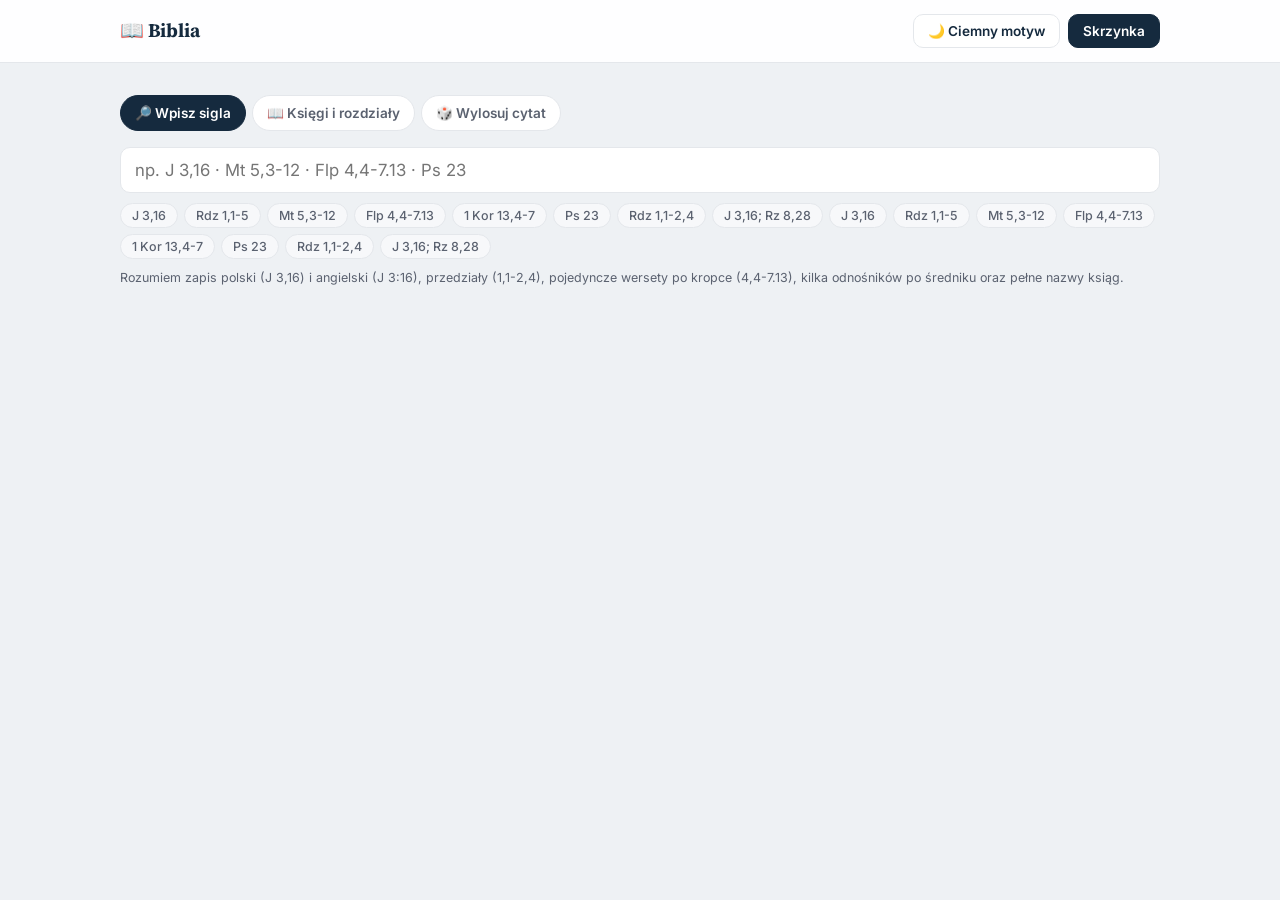
<file: strona2/biblia.html>
<!DOCTYPE html>
<html lang="pl">
<head>
<meta charset="UTF-8">
<meta name="viewport" content="width=device-width, initial-scale=1.0, viewport-fit=cover">
<meta name="theme-color" content="#152a3e">
<title>Biblia</title>
<link rel="manifest" href="manifest.json">
<link rel="icon" href="icon-192.png" type="image/png">
<link rel="apple-touch-icon" href="icon-192.png">
<meta name="apple-mobile-web-app-capable" content="yes">
<meta name="apple-mobile-web-app-status-bar-style" content="black-translucent">
<meta name="apple-mobile-web-app-title" content="Biblia">
<link rel="preconnect" href="https://fonts.googleapis.com">
<link rel="preconnect" href="https://fonts.gstatic.com" crossorigin>
<link href="https://fonts.googleapis.com/css2?family=Source+Serif+4:opsz,wght@8..60,400;8..60,600;8..60,700&family=Inter:wght@400;500;600;700&display=swap" rel="stylesheet">
<style>
  :root{
    --bg:#ffffff;
    --card:#f7f8fa;
    --card-border:#e4e7eb;
    --ink:#20242b;
    --ink-soft:#5b6270;
    --navy:#1f3b57;
    --navy-dark:#152a3e;
    --gold:#b8862b;
    --gold-soft:#f2e6cd;
    --green:#3f7355;
    --green-soft:#e4efe8;
    --rust:#a85b2e;
    --rust-soft:#f3e6dd;
    --radius:14px;
    --surface:#ffffff;
    --page-bg:#eef1f4;
    --header-bg:rgba(255,255,255,0.92);
    --heading:var(--navy-dark);
    --track:#e9ebee;
    color-scheme:light;
  }
  html.theme-dark{
    --bg:#0f151b;
    --card:#1a2129;
    --card-border:#2b3540;
    --ink:#e8ecf1;
    --ink-soft:#9aa7b6;
    --navy:#5c93bb;
    --navy-dark:#17293c;
    --gold:#dcae5f;
    --gold-soft:#3a2f1a;
    --green:#72bd94;
    --green-soft:#17281f;
    --rust:#e0916a;
    --rust-soft:#33201a;
    --surface:#1a2129;
    --page-bg:#0a0e12;
    --header-bg:rgba(15,21,27,0.92);
    --heading:#f5f8fb;
    --track:#2b3540;
    color-scheme:dark;
  }
  *{box-sizing:border-box;}
  html,body{margin:0;padding:0;}
  body{
    background:var(--bg);
    color:var(--ink);
    font-family:'Inter',system-ui,-apple-system,Segoe UI,Roboto,sans-serif;
    line-height:1.45;
    -webkit-font-smoothing:antialiased;
    padding-bottom:48px;
  }
  .wrap{max-width:820px;margin:0 auto;padding:20px 16px 8px;}
  header.top{
    border-bottom:2px solid var(--navy);
    margin-bottom:20px;
  }
  .header-inner{
    max-width:820px;
    margin:0 auto;
    padding:20px 16px 14px;
    display:flex;
    align-items:baseline;
    justify-content:space-between;
    gap:12px;
  }
  header.top h1{
    font-family:'Source Serif 4',serif;
    font-weight:700;
    font-size:1.5rem;
    color:var(--heading);
    margin:0;
    letter-spacing:-0.01em;
  }
  header.top .sub{
    font-size:0.78rem;
    color:var(--ink-soft);
    white-space:nowrap;
  }
  .site-nav{display:none;}
  .page-heading{display:none;}

  /* ============= "Czytaj ST / Czytaj NT" buttons below the reading card ============= */
  .read-buttons{
    display:grid;
    grid-template-columns:1fr 1fr;
    gap:10px;
    margin-bottom:20px;
  }
  .read-btn{
    display:flex;
    align-items:center;
    gap:10px;
    background:var(--surface);
    border:1px solid var(--card-border);
    border-radius:12px;
    padding:14px;
    cursor:pointer;
    text-align:left;
    font-family:'Inter',sans-serif;
    transition:transform .1s ease, border-color .15s ease, box-shadow .15s ease;
    box-shadow:0 1px 2px rgba(20,30,45,0.05);
  }
  .read-btn:active{transform:scale(0.97);}
  .read-btn:hover{border-color:var(--gold);box-shadow:0 3px 10px rgba(184,134,43,0.16);}
  .read-btn-icon{
    flex:none;
    font-size:1.25rem;
    width:38px;
    height:38px;
    display:flex;
    align-items:center;
    justify-content:center;
    border-radius:10px;
    background:var(--gold-soft);
  }
  .read-nt .read-btn-icon{background:var(--green-soft);}
  .read-btn-text{
    display:flex;
    flex-direction:column;
    gap:1px;
    min-width:0;
    flex:1;
  }
  .read-btn-label{
    font-size:0.8rem;
    font-weight:700;
    color:var(--heading);
  }
  .read-btn-ref{
    font-size:0.76rem;
    color:var(--ink-soft);
    overflow:hidden;
    text-overflow:ellipsis;
    white-space:nowrap;
  }
  .read-btn-arrow{
    flex:none;
    font-size:1.3rem;
    color:var(--gold);
  }
  .read-btn:disabled{opacity:0.4;cursor:not-allowed;}
  .read-btn:disabled:hover{border-color:var(--card-border);box-shadow:0 1px 2px rgba(20,30,45,0.05);}

  /* dashboard */
  .dash{
    background:var(--card);
    border:1px solid var(--card-border);
    border-radius:var(--radius);
    padding:18px 18px 16px;
    margin-bottom:16px;
    position:relative;
    overflow:hidden;
  }
  .dash:before{
    content:"";
    position:absolute;
    top:0; left:0;
    width:5px; height:100%;
    background:var(--gold);
  }
  .dash-grid{
    display:grid;
    grid-template-columns:repeat(3,1fr);
    gap:14px;
    margin-bottom:14px;
  }
  .stat .num{
    font-family:'Source Serif 4',serif;
    font-weight:700;
    font-size:1.5rem;
    color:var(--heading);
    display:block;
    line-height:1.1;
  }
  .stat .lbl{
    font-size:0.72rem;
    color:var(--ink-soft);
    text-transform:uppercase;
    letter-spacing:0.04em;
  }
  .progress-track{
    background:var(--track);
    border-radius:99px;
    height:10px;
    overflow:hidden;
    margin-bottom:10px;
  }
  .progress-fill{
    height:100%;
    background:linear-gradient(90deg,var(--gold),#d4ab55);
    border-radius:99px;
    transition:width .4s ease;
  }
  .dash-foot{
    display:flex;
    flex-wrap:wrap;
    gap:8px 18px;
    font-size:0.85rem;
    align-items:center;
    justify-content:space-between;
  }
  .pace-tag{
    display:inline-block;
    padding:3px 10px;
    border-radius:99px;
    font-size:0.75rem;
    font-weight:600;
  }
  .pace-ahead{background:var(--green-soft);color:var(--green);}
  .pace-behind{background:var(--rust-soft);color:var(--rust);}
  .pace-ontime{background:var(--gold-soft);color:var(--gold);}
  .end-date{font-weight:600;color:var(--heading);}
  .settings-row{
    margin-top:12px;
    padding-top:12px;
    border-top:1px dashed var(--card-border);
    display:flex;
    flex-wrap:wrap;
    align-items:center;
    gap:10px;
    font-size:0.82rem;
    color:var(--ink-soft);
  }
  .settings-row input[type=date]{
    font-family:inherit;
    font-size:0.85rem;
    padding:4px 6px;
    border:1px solid var(--card-border);
    border-radius:8px;
    background:var(--surface);
    color:var(--ink);
  }
  .settings-row select{
    font-family:inherit;
    font-size:0.85rem;
    padding:6px 8px;
    border:1px solid var(--card-border);
    border-radius:8px;
    background:var(--surface);
    color:var(--ink);
  }
  .settings-row label{color:var(--ink-soft);}

  /* current card */
  .current-card{
    background:var(--navy-dark);
    color:#fff;
    border-radius:var(--radius);
    padding:20px;
    margin-bottom:20px;
    position:relative;
  }
  .current-card .tag{
    font-size:0.72rem;
    text-transform:uppercase;
    letter-spacing:0.08em;
    color:#c9d4de;
    margin-bottom:6px;
  }
  .current-card h2{
    font-family:'Source Serif 4',serif;
    margin:0 0 12px;
    font-size:1.3rem;
    font-weight:600;
  }
  .reading-lines{
    display:flex;
    flex-direction:column;
    gap:6px;
    margin-bottom:16px;
  }
  .reading-line{
    display:flex;
    gap:8px;
    align-items:baseline;
    font-size:1.02rem;
  }
  .reading-line .k{
    font-size:0.72rem;
    text-transform:uppercase;
    letter-spacing:0.05em;
    color:#e8d3a0;
    width:34px;
    flex:none;
  }
  .btn-row{
    display:flex;
    flex-wrap:wrap;
    gap:8px;
  }
  button{
    font-family:'Inter',sans-serif;
    cursor:pointer;
    border:none;
    border-radius:10px;
    padding:10px 14px;
    font-size:0.88rem;
    font-weight:600;
    transition:transform .1s ease, opacity .15s ease;
  }
  button:active{transform:scale(0.97);}
  .btn-primary{background:var(--gold);color:#2a1f0a;}
  .btn-secondary{background:rgba(255,255,255,0.14);color:#fff;}
  .btn-skip{background:transparent;color:#c9d4de;border:1px solid rgba(255,255,255,0.3);}
  .all-done-msg{
    font-family:'Source Serif 4',serif;
    font-size:1.15rem;
    text-align:center;
    padding:10px 0 4px;
  }

  /* utility bar */
  .util-bar{
    display:flex;
    flex-wrap:wrap;
    gap:8px;
    margin-bottom:20px;
  }
  .util-bar button{
    background:var(--surface);
    color:var(--heading);
    border:1px solid var(--card-border);
    font-size:0.78rem;
    padding:8px 12px;
  }
  .util-bar button:hover{border-color:var(--navy);}

  /* month accordion */
  details.month{
    border:1px solid var(--card-border);
    border-radius:12px;
    margin-bottom:10px;
    overflow:hidden;
    background:var(--surface);
  }
  details.month[open]{border-color:var(--navy);}
  summary.month-head{
    list-style:none;
    cursor:pointer;
    padding:13px 16px;
    display:flex;
    justify-content:space-between;
    align-items:center;
    font-family:'Source Serif 4',serif;
    font-weight:600;
    font-size:1.02rem;
    color:var(--heading);
    background:var(--card);
  }
  summary.month-head::-webkit-details-marker{display:none;}
  summary.month-head .marker{
    font-family:'Inter',sans-serif;
    font-size:0.9rem;
    color:var(--ink-soft);
    font-weight:500;
  }
  summary.month-head .arrow{
    display:inline-block;
    margin-right:8px;
    transition:transform .15s ease;
    color:var(--gold);
  }
  details[open] summary.month-head .arrow{transform:rotate(90deg);}

  .day-row{
    display:grid;
    grid-template-columns:38px 1fr 1fr 90px;
    gap:10px;
    align-items:center;
    padding:10px 16px;
    border-top:1px solid var(--card-border);
    font-size:0.86rem;
  }
  .day-row.is-done{background:var(--green-soft);}
  .day-row.is-skipped{background:var(--rust-soft);}
  .day-row.is-current{background:var(--gold-soft);}
  .day-num{
    font-weight:700;
    color:var(--ink-soft);
    font-variant-numeric:tabular-nums;
  }
  .day-row.is-done .day-num,.day-row.is-done .day-text{color:var(--green);}
  .day-row.is-skipped .day-num,.day-row.is-skipped .day-text{color:var(--rust);}
  .day-text{color:var(--ink);}
  .day-row.is-done .day-text{text-decoration:line-through;text-decoration-color:rgba(63,115,85,0.45);}
  .status-btn{
    justify-self:end;
    background:var(--surface);
    border:1px solid var(--card-border);
    color:var(--ink-soft);
    font-size:0.72rem;
    padding:6px 8px;
    border-radius:8px;
    white-space:nowrap;
  }
  .day-row.is-done .status-btn{background:var(--green);color:#fff;border-color:var(--green);}
  .day-row.is-skipped .status-btn{background:var(--rust);color:#fff;border-color:var(--rust);}

  footer{
    padding:24px 0 0;
    border-top:1px dashed var(--card-border);
    margin-top:8px;
  }
  .footer-util{
    justify-content:center;
    margin-bottom:0;
  }
  .footer-util button{
    font-size:0.76rem;
    opacity:0.85;
  }
  .footer-util button:hover{opacity:1;}

  @media (max-width:560px){
    .dash-grid{grid-template-columns:repeat(3,1fr);gap:8px;}
    .stat .num{font-size:1.2rem;}
    .day-row{
      grid-template-columns:28px 1fr 78px;
      grid-template-areas:
        "num ot status"
        "num nt status";
      row-gap:2px;
    }
    .day-num{grid-area:num;}
    .day-text.ot{grid-area:ot;}
    .day-text.nt{grid-area:nt;}
    .status-btn{grid-area:status;}
    header.top{flex-direction:column;align-items:flex-start;gap:2px;}
  }

  button:disabled{opacity:0.4;cursor:not-allowed;}
  button:disabled:active{transform:none;}
  .marked-note{
    font-size:0.78rem;
    color:#c9d4de;
    margin-top:10px;
  }
  .sync-status{
    font-size:0.75rem;
    padding:2px 8px;
    border-radius:99px;
    margin-left:auto;
  }
  .sync-off{color:var(--ink-soft);background:transparent;}
  .sync-mid{color:var(--gold);background:var(--gold-soft);}
  .sync-ok{color:var(--green);background:var(--green-soft);}
  .sync-warn{color:var(--rust);background:var(--rust-soft);}

  dialog{
    border:1px solid var(--card-border);
    border-radius:14px;
    padding:0;
    max-width:420px;
    width:90%;
    background:var(--surface);
    color:var(--ink);
  }
  dialog::backdrop{background:rgba(20,30,40,0.5);}
  .dialog-body{padding:20px;}
  .dialog-body h3{font-family:'Source Serif 4',serif;margin-top:0;}
  .dialog-body textarea{
    width:100%;
    min-height:110px;
    font-family:monospace;
    font-size:0.78rem;
    border:1px solid var(--card-border);
    border-radius:8px;
    padding:8px;
    background:var(--surface);
    color:var(--ink);
  }
  .dialog-actions{display:flex;justify-content:flex-end;gap:8px;margin-top:12px;}
  .dialog-actions button.close-btn{background:var(--card);color:var(--ink);}

  /* ===================== CZYTNIK: ramka z tekstem rozdziału (tekst z pliku biblia.js) ===================== */
  .inline-reader{
    background:var(--surface);
    border:1px solid var(--card-border);
    border-radius:var(--radius);
    overflow:hidden;
    margin-bottom:20px;
    box-shadow:0 1px 2px rgba(20,30,45,0.05);
  }
  .inline-reader .reader-head{
    display:flex;
    align-items:center;
    justify-content:space-between;
    gap:10px;
    padding:12px 14px;
    background:var(--navy-dark);
    color:#fff;
  }
  .inline-reader .reader-title{
    font-family:'Source Serif 4',serif;
    font-weight:600;
    font-size:0.92rem;
    overflow:hidden;
    text-overflow:ellipsis;
    white-space:nowrap;
  }
  .inline-reader .reader-head-actions{flex:none;display:flex;align-items:center;gap:6px;}
  .inline-reader .reader-head-actions a,
  .inline-reader .reader-head-actions button{
    background:rgba(255,255,255,0.12);
    color:#fff;
    border:none;
    border-radius:8px;
    padding:7px 10px;
    font-size:0.8rem;
    font-family:inherit;
    font-weight:600;
    cursor:pointer;
    text-decoration:none;
    display:inline-flex;
    align-items:center;
    gap:4px;
  }
  .inline-reader .reader-head-actions a:hover,
  .inline-reader .reader-head-actions button:hover{background:rgba(255,255,255,0.22);}
  .inline-reader .back-btn{display:none;background:rgba(255,255,255,0.18) !important;}
  .inline-reader .reader-body{
    position:relative;
    height:60vh;
    min-height:360px;
    max-height:640px;
    background:var(--surface);
  }
  .reader-text{
    position:absolute;
    inset:0;
    overflow-y:auto;
    -webkit-overflow-scrolling:touch;
    padding:16px 18px 22px;
    font-family:'Source Serif 4',Georgia,serif;
    font-size:1.04rem;
    line-height:1.65;
    color:var(--ink);
  }
  .reader-hint{color:var(--ink-soft);font-family:'Inter',sans-serif;font-size:0.9rem;text-align:center;padding:24px 8px;margin:0;}
  .reader-note{font-family:'Inter',sans-serif;font-size:0.82rem;color:var(--rust);background:var(--rust-soft);border-radius:8px;padding:8px 10px;margin:0 0 12px;}
  .verse-seg + .verse-seg{margin-top:22px;padding-top:16px;border-top:1px solid var(--card-border);}
  .verse-head{display:flex;justify-content:space-between;align-items:center;gap:8px;flex-wrap:wrap;margin:0 0 8px;font-family:'Source Serif 4',serif;font-size:1.06rem;font-weight:600;color:var(--heading);}
  .verse-actions{display:flex;gap:6px;}
  .mini{background:var(--card);color:var(--heading);border:1px solid var(--card-border);font-size:0.74rem;padding:4px 10px;border-radius:8px;}
  .mini:hover{border-color:var(--navy);}
  .verse{margin:0 0 0.4em;}
  .verse sup{font-family:'Inter',sans-serif;font-size:0.62em;font-weight:700;color:var(--gold);margin-right:0.35em;}
  .verse.hl{background:var(--gold-soft);border-radius:4px;padding:0 4px;margin-left:-4px;}
  .source-note{font-family:'Inter',sans-serif;font-size:0.72rem;color:var(--ink-soft);margin:22px 0 0;line-height:1.4;}
  [hidden]{display:none !important;}

  /* podzakładki strony „Biblia” */
  .sub-tabs{display:flex;gap:6px;flex-wrap:wrap;margin-bottom:16px;}
  .sub-tab{background:var(--surface);color:var(--ink-soft);border:1px solid var(--card-border);font-size:0.85rem;padding:9px 14px;border-radius:99px;}
  .sub-tab.active{background:var(--navy-dark);color:#fff;border-color:var(--navy-dark);}
  .quote-card{padding:24px 24px 22px 26px;}
  .quote-text{margin:0;font-family:'Source Serif 4',serif;font-size:1.35rem;line-height:1.55;color:var(--ink);}
  .quote-cite{display:block;margin-top:14px;font-style:normal;font-weight:700;font-size:0.95rem;color:var(--gold);}
  .sigla-input{width:100%;font-family:inherit;font-size:1.05rem;padding:12px 14px;border:1px solid var(--card-border);border-radius:10px;background:var(--surface);color:var(--ink);}
  .chip-row{display:flex;flex-wrap:wrap;gap:6px;margin:10px 0;}
  .chip{background:var(--card);border:1px solid var(--card-border);color:var(--ink-soft);border-radius:99px;padding:4px 11px;font-size:0.78rem;font-weight:500;}
  .chip:hover{border-color:var(--gold);color:var(--heading);}
  .sigla-err{color:var(--rust);font-size:0.88rem;margin:6px 0;}
  .result-card{background:var(--surface);border:1px solid var(--card-border);border-radius:var(--radius);padding:18px 20px;font-family:'Source Serif 4',Georgia,serif;font-size:1.04rem;line-height:1.65;margin-bottom:16px;}
  .bible-hint{font-size:0.78rem;color:var(--ink-soft);margin:0 0 10px;}

  /* ---- "Powiększ": ramka rozwija się prawie na cały ekran (desktop) / na cały ekran jak osobny widok (telefon) ---- */
  .reader-backdrop{
    position:fixed;
    inset:0;
    background:rgba(15,25,35,0.55);
    z-index:998;
    display:none;
  }
  .reader-backdrop.show{display:block;}
  .inline-reader.is-fullscreen{
    position:fixed;
    z-index:999;
    margin:0;
    display:flex;
    flex-direction:column;
    box-shadow:0 24px 70px rgba(10,15,25,0.45);
  }
  .inline-reader.is-fullscreen .reader-body{
    flex:1;
    height:auto;
    max-height:none;
  }
  @media (min-width:701px){
    .inline-reader.is-fullscreen{
      top:3vh; left:4vw; right:4vw; bottom:3vh;
      border-radius:16px;
      overflow:hidden;
    }
  }
  @media (max-width:700px){
    .inline-reader.is-fullscreen{
      inset:0;
      border-radius:0;
    }
  }
  body.reader-fullscreen-lock{overflow:hidden;}
  .inline-reader.is-fullscreen .expand-btn{display:none;}
  .inline-reader.is-fullscreen .back-btn{display:inline-flex;}

  /* ===================== SYNCHRONIZACJA: przycisk ręcznej synchronizacji ===================== */
  #syncBtn{
    display:inline-flex;
    align-items:center;
    gap:6px;
  }
  #syncBtn.is-syncing{opacity:0.7;cursor:wait;}
  #syncBtn .sync-spin{display:inline-block;animation:reader-spin 0.8s linear infinite;}

  /* ===================== APP-LIKE MOBILE LAYOUT ===================== */
  .tabbar{display:none;}
  .app-page{scroll-snap-align:none;}

  @media (max-width:700px){
    html,body{height:100%;}
    body{
      overflow:hidden;
      height:100dvh;
      height:100vh;
      padding-bottom:0;
    }
    #appContent{
      display:flex;
      flex-direction:column;
      height:100dvh;
      height:100vh;
    }
    header.top{
      flex:0 0 auto;
      margin-bottom:0;
      border-bottom:1px solid var(--card-border);
    }
    .header-inner{
      padding:14px 16px 12px;
    }
    .read-buttons{
      margin-top:-8px;
    }
    .pages-scroller{
      flex:1 1 auto;
      min-height:0;
      display:flex;
      overflow-x:auto;
      overflow-y:hidden;
      scroll-snap-type:x mandatory;
      -webkit-overflow-scrolling:touch;
      scrollbar-width:none;
    }
    .pages-scroller::-webkit-scrollbar{display:none;}
    .app-page{
      flex:0 0 100%;
      max-width:100%;
      width:100%;
      height:100%;
      overflow-y:auto;
      -webkit-overflow-scrolling:touch;
      scroll-snap-align:start;
      scroll-snap-stop:always;
    }
    .app-page .wrap{
      max-width:none;
      padding:16px 16px 28px;
    }
    .app-page footer{
      border-top:none;
      margin-top:0;
      padding-top:0;
    }
    .tabbar{
      display:flex;
      flex:0 0 auto;
      border-top:1px solid var(--card-border);
      background:var(--surface);
      padding-bottom:env(safe-area-inset-bottom);
    }
    .tab-btn{
      flex:1;
      display:flex;
      flex-direction:column;
      align-items:center;
      justify-content:center;
      gap:2px;
      padding:8px 4px 7px;
      background:none;
      border:none;
      color:var(--ink-soft);
      font-size:0.66rem;
      font-weight:600;
      border-radius:0;
    }
    .tab-btn:active{transform:none;opacity:0.7;}
    .tab-btn .icon{font-size:1.2rem;line-height:1;}
    .tab-btn.active{color:var(--heading);}
    .tab-btn.active .icon{transform:scale(1.08);}
  }

  /* ===================== DESKTOP / LAPTOP WEBSITE LAYOUT ===================== */
  @media (min-width:701px){
    :root{ --page-x: 40px; --page-max: 1120px; }

    body{ background:var(--page-bg); }

    header.top{
      position:sticky;
      top:0;
      z-index:30;
      background:var(--header-bg);
      backdrop-filter:saturate(180%) blur(8px);
      -webkit-backdrop-filter:saturate(180%) blur(8px);
      border-bottom:1px solid var(--card-border);
      margin-bottom:0;
    }
    .header-inner{
      max-width:var(--page-max);
      padding:14px var(--page-x);
      align-items:center;
    }
    header.top h1{ font-size:1.2rem; }
    header.top .sub{ display:none; }

    .site-nav{
      display:flex;
      gap:2px;
      background:var(--card);
      padding:4px;
      border-radius:12px;
    }
    .nav-link{
      position:relative;
      background:none;
      border:none;
      cursor:pointer;
      font-family:'Inter',sans-serif;
      font-weight:600;
      font-size:0.86rem;
      color:var(--ink-soft);
      padding:8px 16px;
      border-radius:9px;
      transition:color .15s ease, background .15s ease;
    }
    .nav-link:hover{ color:var(--heading); }
    .nav-link.active{
      color:#fff;
      background:var(--navy-dark);
    }

    /* body content: only one "page" visible at a time, styled like a normal site page */
    .pages-scroller{
      display:block;
    }
    .app-page{
      display:none;
      height:auto;
      overflow:visible;
    }
    .app-page.is-active{
      display:block;
    }
    .app-page .wrap{
      max-width:var(--page-max);
      margin:0 auto;
      padding:44px var(--page-x) 80px;
    }

    /* page heading shown above each section's content, like a normal website */
    .page-heading{
      display:block;
      font-family:'Source Serif 4',serif;
      font-weight:700;
      font-size:1.7rem;
      color:var(--heading);
      margin:0 0 22px;
      letter-spacing:-0.01em;
    }

    /* nicer card polish for a "real website" feel */
    .dash, .current-card, details.month, .util-bar button, footer{
      box-shadow:0 1px 3px rgba(20,30,45,0.06);
    }
    .dash{ padding:26px 28px 22px; }
    .current-card{ padding:28px 30px; }
    .current-card h2{ font-size:1.5rem; }

    .read-buttons{
      grid-template-columns:1fr 1fr;
      max-width:640px;
      gap:14px;
    }
    .read-btn{ padding:18px 18px; border-radius:14px; }
    .read-btn-icon{ width:44px; height:44px; font-size:1.4rem; }
    .read-btn-label{ font-size:0.88rem; }
    .read-btn-ref{ font-size:0.82rem; }

    .dash-grid{
      grid-template-columns:repeat(3,minmax(120px,1fr));
      max-width:520px;
    }

    #monthsWrap{ max-width:820px; }

    footer{
      border-top:none;
      background:var(--surface);
      border:1px solid var(--card-border);
      border-radius:14px;
      padding:18px 20px;
      margin-top:8px;
    }
    .footer-util{ justify-content:flex-start; }
  }

  /* ===== biblia.html jako podstrona: zwykłe przewijanie strony, bez dolnego paska i poziomych "stron" ===== */
  html,body{height:auto !important;}
  body{overflow:auto !important;padding-bottom:48px;}
  body.reader-fullscreen-lock{overflow:hidden !important;}
  header.top .header-inner{align-items:center;}
  .top-actions{display:flex;gap:8px;align-items:center;}
  .top-btn{
    font-family:'Inter',sans-serif;font-weight:600;font-size:0.85rem;
    background:var(--surface);color:var(--heading);
    border:1px solid var(--card-border);border-radius:10px;
    padding:8px 14px;cursor:pointer;
  }
  .top-btn:hover{border-color:var(--gold);}
  .top-btn.primary{background:var(--navy-dark);color:#fff;border-color:var(--navy-dark);}
  main.wrap{max-width:820px;margin:0 auto;padding:4px 16px 28px;}
  @media (min-width:701px){ main.wrap{max-width:var(--page-max,1120px);padding:32px var(--page-x,40px) 80px;} }
</style>
<script>
  (function(){
    try{
      if(localStorage.getItem('biblePlanTheme_v1') === 'dark'){
        document.documentElement.classList.add('theme-dark');
      }
    }catch(e){}
  })();
</script>
</head>
<body>

<header class="top">
  <div class="header-inner">
    <div class="brand"><h1>📖 Biblia</h1></div>
    <div class="top-actions">
      <button id="themeToggleBtn" class="top-btn" type="button">🌙 Ciemny motyw</button>
      <a href="index.html" id="toSkrzynka" style="text-decoration:none"><button class="top-btn primary" type="button">Skrzynka</button></a>
    </div>
  </div>
</header>

<main class="wrap">
  <div class="sub-tabs" role="tablist">
    <button class="sub-tab active" data-sub="bs-sigla" type="button">🔎 Wpisz sigla</button>
    <button class="sub-tab" data-sub="bs-czytaj" type="button">📖 Księgi i rozdziały</button>
    <button class="sub-tab" data-sub="bs-los" type="button">🎲 Wylosuj cytat</button>
  </div>

  <div class="bible-panel" id="bs-sigla">
    <input type="text" class="sigla-input" id="siglaIn" placeholder="np. J 3,16 · Mt 5,3-12 · Flp 4,4-7.13 · Ps 23" autocomplete="off" autocapitalize="off" spellcheck="false" aria-label="Sigla">
    <div class="chip-row" id="siglaExamples"></div>
    <div id="siglaErr"></div>
    <div class="result-card" id="siglaOut" hidden></div>
    <p class="bible-hint">Rozumiem zapis polski (J 3,16) i angielski (J 3:16), przedziały (1,1-2,4), pojedyncze wersety po kropce (4,4-7.13), kilka odnośników po średniku oraz pełne nazwy ksiąg.</p>
  </div>

  <div class="bible-panel" id="bs-czytaj" hidden>
    <section class="dash">
      <div class="settings-row" style="margin-top:0;padding-top:0;border-top:none;">
        <label for="bibleBookSelect">Księga:</label>
        <select id="bibleBookSelect"></select>
        <label for="bibleChapterSelect">Rozdział:</label>
        <select id="bibleChapterSelect"></select>
      </div>
    </section>
    <p class="bible-hint">Strzałki ‹ › w nagłówku (lub ← → na klawiaturze) przechodzą do poprzedniego i następnego rozdziału.</p>
    <section class="inline-reader" id="bibleInlineReader">
      <div class="reader-head">
        <span class="reader-title" id="bibleReaderTitle"></span>
        <span class="reader-head-actions">
          <button id="biblePrevBtn" type="button" aria-label="Poprzedni rozdział">‹</button>
          <button id="bibleNextBtn" type="button" aria-label="Następny rozdział">›</button>
          <button class="expand-btn" id="bibleReaderExpandBtn" type="button">🔍 Powiększ</button>
          <button class="back-btn" id="bibleReaderBackBtn" type="button">‹ POWRÓT</button>
        </span>
      </div>
      <div class="reader-body">
        <div class="reader-text" id="bibleReaderText"></div>
      </div>
    </section>
    <div class="reader-backdrop" id="bibleReaderBackdrop"></div>
  </div>

  <div class="bible-panel" id="bs-los" hidden>
    <section class="dash">
      <div class="settings-row" style="margin-top:0;padding-top:0;border-top:none;">
        <label for="quoteScope">Losuj z:</label>
        <select id="quoteScope">
          <option value="all">Całej Biblii</option>
          <option value="st">Starego Testamentu</option>
          <option value="nt">Nowego Testamentu</option>
        </select>
        <button id="quoteBtn" type="button" class="btn-primary">🎲 Wylosuj cytat</button>
      </div>
    </section>
    <section class="dash quote-card" id="quoteCard"><p class="reader-hint">Kliknij „Wylosuj cytat”, aby zobaczyć losowy werset.</p></section>
    <div class="util-bar" id="quoteActions" hidden>
      <button id="quoteCopyBtn" type="button">Kopiuj</button>
      <button id="quoteContextBtn" type="button">Czytaj w kontekście →</button>
    </div>
  </div>
</main>

<script src="biblia.js" defer></script>
<script type="module">
/* ================= BIBLIA: tekst czytany z pliku biblia.js =================
   Plik biblia.js (leżący obok index.html) definiuje tablicę BIBLIA:
   [{k:'rdz', n:'Księga Rodzaju', r:[ [werset1, werset2, ...], ...rozdziały ]}, ...]
   Żadne dane nie są już pobierane z zewnętrznych stron. */
const BIB = (typeof BIBLIA !== 'undefined') ? BIBLIA : null;
const BIB_ERR = 'Nie znaleziono pliku biblia.js. Umieść go w tym samym folderze co index.html i odśwież stronę.';
const BIB_SOURCE = 'Tekst: Edycja Świętego Pawła, Internetowa Biblia 2000 NG — © 1998–2023 by Digital Gospel';
const NT_START = BIB ? BIB.findIndex(b => b.k === 'mt') : 0;

function mk(tag, cls, text){
  const e = document.createElement(tag);
  if(cls) e.className = cls;
  if(text != null) e.textContent = text;
  return e;
}

/* Ostatni werset każdego rozdziału ma w pliku doklejoną stopkę z odnośnikiem
   i prawami autorskimi — obcinamy ją z wyświetlanego tekstu. */
const bibChapterCache = new Map();
function chapterVerses(bi, ci){
  const key = bi * 1000 + ci;
  let v = bibChapterCache.get(key);
  if(!v){
    const b = BIB[bi];
    v = b.r[ci].slice();
    const i = v.length - 1;
    let t = v[i];
    const p = t.lastIndexOf(' ' + b.n + ' ' + (ci + 1) + ':1-');
    t = p >= 0 ? t.slice(0, p) : t.replace(/(?:\s\S+){0,4}\s\d+:1-\d+,\s*Edycja.*$/u, '');
    v[i] = t.trim();
    bibChapterCache.set(key, v);
  }
  return v;
}
function bibRefLabel(bi, c, from, to, whole){
  return BIB[bi].n + ' ' + c + (whole ? '' : ',' + from + (to > from ? '-' + to : ''));
}
function appendVerses(box, bi, c, from, to, hl){
  const v = chapterVerses(bi, c - 1);
  for(let n = from; n <= Math.min(to, v.length); n++){
    const p = mk('p', 'verse' + (n === hl ? ' hl' : ''));
    p.append(mk('sup', null, n), v[n - 1]);
    box.appendChild(p);
  }
}
function appendSource(box){ box.appendChild(mk('p', 'source-note', BIB_SOURCE)); }

function copyText(text, btn){
  const done = () => { const o = btn.textContent; btn.textContent = 'Skopiowano ✓'; setTimeout(() => btn.textContent = o, 1200); };
  const fallback = () => {
    const a = document.createElement('textarea');
    a.value = text; document.body.appendChild(a); a.select();
    try{ document.execCommand('copy'); done(); }catch(e){}
    a.remove();
  };
  if(navigator.clipboard && window.isSecureContext) navigator.clipboard.writeText(text).then(done, fallback);
  else fallback();
}

/* ---------- parser sigli: "J 3,16", "Mt 5,3-12", "Flp 4,4-7.13", "Ps 23", "Rdz 1,1-2,4", "J 3,16; Rz 8,28" ---------- */
const bibFold = s => s.toLowerCase().normalize('NFD').replace(/[\u0300-\u036f]/g, '').replace(/ł/g, 'l').replace(/[^a-z0-9]/g, '');
const BIB_ALIAS = { ne:'neh', so:'sof', hb:'hbr', mat:'mt', mar:'mk', luk:'lk', jan:'j' };
const BIB_IDX = BIB ? BIB.map((b, i) => ({ i, k: bibFold(b.k), n: bibFold(b.n) })) : [];

function findBook(txt){
  let f = bibFold(txt);
  if(!f) return [];
  f = BIB_ALIAS[f] || f;
  const ex = BIB_IDX.find(x => x.k === f || x.n === f);
  if(ex) return [ex.i];
  return BIB_IDX.filter(x => x.k.startsWith(f) || (f.length >= 3 && x.n.includes(f))).map(x => x.i);
}
function fmtMissing(arr){
  return arr.length === 1 ? String(arr[0]) : arr[0] + '–' + arr[arr.length - 1];
}
function parseOneRef(bi, rest, out, notes, lenient){
  const B = BIB[bi], N = B.r.length;
  const chk = c => {
    if(c < 1 || c > N) throw new Error(B.n + ' ma tylko ' + N + ' rozdz. (podano ' + c + ').');
    return c;
  };
  const add = (c, from, to) => {
    const L = B.r[c - 1].length;
    if(to < from) throw new Error('Odwrócony przedział w „' + rest + '”.');
    if(from > L) throw new Error(B.n + ' ' + c + ' ma tylko ' + L + ' wersetów (podano ' + from + ').');
    out.push({ bi, c, from: Math.max(1, from), to: Math.min(to, L), whole: from <= 1 && to >= L });
  };
  rest = rest.replace(/(nn?|i?nast)\.?$/i, '');

  if(!rest.includes(',')){
    const m = rest.match(/^(\d+)(?:-(\d+))?$/);
    if(!m) throw new Error('Nie rozumiem zapisu „' + rest + '”.');
    const a = +m[1], b = m[2] ? +m[2] : a;
    if(b < a) throw new Error('Odwrócony przedział rozdziałów.');
    if(!lenient){ chk(a); chk(b); }
    const missing = [];
    for(let c = a; c <= b; c++){
      if(c > N) missing.push(c); else add(c, 1, 1e9);
    }
    if(missing.length) notes.push('W tej edycji tekstu ' + B.n + ' ma ' + N + ' rozdz. — brak rozdz. ' + fmtMissing(missing) + '.');
    return;
  }
  const m = rest.match(/^(\d+),(.+)$/);
  let c = chk(+m[1]), p;
  for(const part of m[2].split('.')){
    if(p = part.match(/^(\d+)$/)) add(c, +p[1], +p[1]);
    else if(p = part.match(/^(\d+)-(\d+)$/)) add(c, +p[1], +p[2]);
    else if(p = part.match(/^(\d+)-(\d+),(\d+)$/)){
      const c2 = chk(+p[2]);
      if(c2 <= c) throw new Error('Odwrócony przedział w „' + rest + '”.');
      add(c, +p[1], 1e9);
      for(let k = c + 1; k < c2; k++) add(k, 1, 1e9);
      add(c2, 1, +p[3]);
      c = c2;
    }
    else if(p = part.match(/^(\d+),(\d+)(?:-(\d+))?$/)){ c = chk(+p[1]); add(c, +p[2], +(p[3] || p[2])); }
    else throw new Error('Nie rozumiem zapisu „' + rest + '”.');
  }
}
function parseRefs(input, opts){
  const lenient = !!(opts && opts.lenient);
  const out = [], err = [], notes = [];
  let cur = null;
  for(let seg of input.split(/[;\n]+/)){
    seg = seg.trim();
    if(!seg) continue;
    const lead = seg.match(/^[1-3]\s*\.?\s*(?=\p{L})/u), i = lead ? lead[0].length : 0;
    let j = seg.slice(i).search(/\d/);
    j = j < 0 ? seg.length : i + j;
    const bp = seg.slice(0, j).trim();
    let rest = seg.slice(j);
    if(bp){
      const r = findBook(bp);
      if(!r.length){ err.push('Nie znam księgi „' + bp + '”.'); continue; }
      if(r.length > 1){ err.push('„' + bp + '” — czy chodzi o: ' + r.slice(0, 6).map(x => BIB[x].n).join(', ') + '?'); continue; }
      cur = r[0];
    } else if(cur === null){ err.push('Brak nazwy księgi przy „' + seg + '”.'); continue; }
    rest = rest.replace(/\s+/g, '').replace(/[–—]/g, '-').replace(/:/g, ',');
    if(!rest){ err.push('Podaj rozdział po „' + BIB[cur].n + '”.'); continue; }
    try{ parseOneRef(cur, rest, out, notes, lenient); }catch(e){ err.push(e.message); }
  }
  return { out, err, notes };
}
/* Rysuje listę fragmentów (nagłówek + wersety). decorate(seg, headEl, wrapEl) — opcjonalne przyciski. */
function renderSegs(box, segs, decorate){
  segs.forEach(s => {
    const wrap = mk('div', 'verse-seg');
    const head = mk('h3', 'verse-head');
    head.appendChild(mk('span', null, bibRefLabel(s.bi, s.c, s.from, s.to, s.whole)));
    wrap.appendChild(head);
    appendVerses(wrap, s.bi, s.c, s.from, s.to);
    if(decorate) decorate(s, head, wrap);
    box.appendChild(wrap);
  });
}
function wireFullscreen(readerEl, expandBtn, backBtn, backdrop){
  const set = on => {
    readerEl.classList.toggle('is-fullscreen', on);
    backdrop.classList.toggle('show', on);
    document.body.classList.toggle('reader-fullscreen-lock', on);
  };
  expandBtn.addEventListener('click', () => set(true));
  backBtn.addEventListener('click', () => set(false));
  backdrop.addEventListener('click', () => set(false));
  document.addEventListener('keydown', e => {
    if(e.key === 'Escape' && readerEl.classList.contains('is-fullscreen')) set(false);
  });
}

/* ================= ZAKŁADKA „BIBLIA”: losowanie / księgi i rozdziały / sigla ================= */
const bibleSubTabs = Array.from(document.querySelectorAll('.sub-tab'));
function showBibleSub(id){
  bibleSubTabs.forEach(b => b.classList.toggle('active', b.dataset.sub === id));
  document.querySelectorAll('.bible-panel').forEach(p => { p.hidden = p.id !== id; });
}
bibleSubTabs.forEach(b => b.addEventListener('click', () => showBibleSub(b.dataset.sub)));

const bibleBookSelect = document.getElementById('bibleBookSelect');
const bibleChapterSelect = document.getElementById('bibleChapterSelect');
const bibleReaderText = document.getElementById('bibleReaderText');
const bibleReaderTitle = document.getElementById('bibleReaderTitle');
const biblePrevBtn = document.getElementById('biblePrevBtn');
const bibleNextBtn = document.getElementById('bibleNextBtn');
const bibleCur = { bi: 0, ci: 0 };

wireFullscreen(
  document.getElementById('bibleInlineReader'),
  document.getElementById('bibleReaderExpandBtn'),
  document.getElementById('bibleReaderBackBtn'),
  document.getElementById('bibleReaderBackdrop')
);

function fillChapterSelect(){
  bibleChapterSelect.replaceChildren();
  for(let i = 1; i <= BIB[bibleCur.bi].r.length; i++){
    const o = mk('option', null, i); o.value = i - 1; bibleChapterSelect.appendChild(o);
  }
}
function showChapter(bi, ci, hl){
  if(bi !== bibleCur.bi || !bibleChapterSelect.options.length){ bibleCur.bi = bi; fillChapterSelect(); }
  bibleCur.ci = ci;
  bibleBookSelect.value = bi;
  bibleChapterSelect.value = ci;
  bibleReaderTitle.textContent = BIB[bi].n + ' ' + (ci + 1);
  bibleReaderText.replaceChildren();
  appendVerses(bibleReaderText, bi, ci + 1, 1, 1e9, hl);
  appendSource(bibleReaderText);
  biblePrevBtn.disabled = bi === 0 && ci === 0;
  bibleNextBtn.disabled = bi === BIB.length - 1 && ci === BIB[bi].r.length - 1;
  const hlEl = bibleReaderText.querySelector('.hl');
  if(hlEl) hlEl.scrollIntoView({ block: 'center' }); else bibleReaderText.scrollTop = 0;
}
function stepChapter(d){
  let { bi, ci } = bibleCur;
  ci += d;
  if(ci < 0){ if(bi === 0) return; bi--; ci = BIB[bi].r.length - 1; }
  else if(ci >= BIB[bi].r.length){ if(bi === BIB.length - 1) return; bi++; ci = 0; }
  showChapter(bi, ci);
}
function openInChapterTab(bi, ci, verse){
  showBibleSub('bs-czytaj');
  showChapter(bi, ci, verse);
  window.scrollTo({ top: 0, behavior: 'smooth' });
}

function initBibleUI(){
  if(!BIB){
    ['quoteCard', 'bibleReaderText', 'siglaOut'].forEach(id => {
      const el = document.getElementById(id);
      el.replaceChildren(mk('p', 'reader-note', BIB_ERR));
      el.hidden = false;
    });
    return;
  }

  /* --- 1. Wylosuj cytat --- */
  let totals = null, lastQuote = null;
  const quoteCard = document.getElementById('quoteCard');
  const quoteActions = document.getElementById('quoteActions');
  function randomQuote(){
    if(!totals) totals = BIB.map(b => b.r.reduce((s, ch) => s + ch.length, 0));
    const scope = document.getElementById('quoteScope').value;
    const lo = scope === 'nt' ? NT_START : 0, hi = scope === 'st' ? NT_START : BIB.length;
    let sum = 0;
    for(let i = lo; i < hi; i++) sum += totals[i];
    let r = Math.floor(Math.random() * sum), bi = lo;
    while(r >= totals[bi]){ r -= totals[bi]; bi++; }
    let ci = 0;
    while(r >= BIB[bi].r[ci].length){ r -= BIB[bi].r[ci].length; ci++; }
    lastQuote = { bi, ci, v: r + 1, text: chapterVerses(bi, ci)[r] };
    quoteCard.replaceChildren(
      mk('blockquote', 'quote-text', '„' + lastQuote.text + '”'),
      mk('cite', 'quote-cite', bibRefLabel(bi, ci + 1, r + 1, r + 1))
    );
    quoteActions.hidden = false;
  }
  document.getElementById('quoteBtn').addEventListener('click', randomQuote);
  document.getElementById('quoteCopyBtn').addEventListener('click', e => {
    if(lastQuote) copyText('„' + lastQuote.text + '” — ' + bibRefLabel(lastQuote.bi, lastQuote.ci + 1, lastQuote.v, lastQuote.v), e.currentTarget);
  });
  document.getElementById('quoteContextBtn').addEventListener('click', () => {
    if(lastQuote) openInChapterTab(lastQuote.bi, lastQuote.ci, lastQuote.v);
  });

  /* --- 2. Księga i rozdział + strzałki --- */
  [['Stary Testament', 0, NT_START], ['Nowy Testament', NT_START, BIB.length]].forEach(([label, a, b]) => {
    const g = document.createElement('optgroup');
    g.label = label;
    for(let i = a; i < b; i++){ const o = mk('option', null, BIB[i].n); o.value = i; g.appendChild(o); }
    bibleBookSelect.appendChild(g);
  });
  bibleBookSelect.addEventListener('change', () => showChapter(+bibleBookSelect.value, 0));
  bibleChapterSelect.addEventListener('change', () => showChapter(bibleCur.bi, +bibleChapterSelect.value));
  biblePrevBtn.addEventListener('click', () => stepChapter(-1));
  bibleNextBtn.addEventListener('click', () => stepChapter(1));
  document.addEventListener('keydown', e => {
    if(e.altKey || e.ctrlKey || e.metaKey) return;
    if(/^(SELECT|INPUT|TEXTAREA)$/.test(e.target.tagName)) return;
    if(document.getElementById('bs-czytaj').hidden) return;
    if(e.key === 'ArrowLeft'){ stepChapter(-1); e.preventDefault(); }
    if(e.key === 'ArrowRight'){ stepChapter(1); e.preventDefault(); }
  });
  showChapter(0, 0);

  /* --- 3. Wpisz sigla --- */
  const siglaIn = document.getElementById('siglaIn');
  const siglaOut = document.getElementById('siglaOut');
  const siglaErr = document.getElementById('siglaErr');
  function renderSigla(){
    siglaOut.replaceChildren();
    siglaErr.replaceChildren();
    if(!siglaIn.value.trim()){ siglaOut.hidden = true; return; }
    const { out, err } = parseRefs(siglaIn.value);
    err.forEach(m => siglaErr.appendChild(mk('div', 'sigla-err', m)));
    siglaOut.hidden = !out.length;
    renderSegs(siglaOut, out, (s, head, wrap) => {
      const actions = mk('span', 'verse-actions');
      const copyBtn = mk('button', 'mini', 'Kopiuj');
      copyBtn.type = 'button';
      copyBtn.addEventListener('click', () => {
        const label = head.firstChild.textContent;
        const text = Array.from(wrap.querySelectorAll('.verse')).map(p => p.textContent).join(' ');
        copyText(label + '\n' + text, copyBtn);
      });
      const openBtn = mk('button', 'mini', 'Otwórz rozdział');
      openBtn.type = 'button';
      openBtn.addEventListener('click', () => openInChapterTab(s.bi, s.c - 1, s.from));
      actions.append(copyBtn, openBtn);
      head.appendChild(actions);
    });
    if(out.length) appendSource(siglaOut);
  }
  let siglaTimer = null;
  siglaIn.addEventListener('input', () => { clearTimeout(siglaTimer); siglaTimer = setTimeout(renderSigla, 150); });
  const chips = document.getElementById('siglaExamples');
  ['J 3,16', 'Rdz 1,1-5', 'Mt 5,3-12', 'Flp 4,4-7.13', '1 Kor 13,4-7', 'Ps 23', 'Rdz 1,1-2,4', 'J 3,16; Rz 8,28'].forEach(x => {
    const c = mk('button', 'chip', x);
    c.type = 'button';
    c.addEventListener('click', () => { siglaIn.value = x; renderSigla(); });
    chips.appendChild(c);
  });
}
initBibleUI();

initBibleUI();
showBibleSub('bs-sigla');

const THEME_KEY = 'biblePlanTheme_v1';
const themeToggleBtn = document.getElementById('themeToggleBtn');
const themeColorMeta = document.querySelector('meta[name="theme-color"]');
function applyTheme(theme){
  document.documentElement.classList.toggle('theme-dark', theme === 'dark');
  themeToggleBtn.textContent = theme === 'dark' ? '☀️ Jasny motyw' : '🌙 Ciemny motyw';
  if(themeColorMeta) themeColorMeta.setAttribute('content', theme === 'dark' ? '#0f151b' : '#152a3e');
}
let currentTheme = 'light';
try{ currentTheme = localStorage.getItem(THEME_KEY) === 'dark' ? 'dark' : 'light'; }catch(e){}
applyTheme(currentTheme);
themeToggleBtn.onclick = () => {
  currentTheme = currentTheme === 'dark' ? 'light' : 'dark';
  try{ localStorage.setItem(THEME_KEY, currentTheme); }catch(e){}
  applyTheme(currentTheme);
};

</script>
</body>
</html>
</file>
